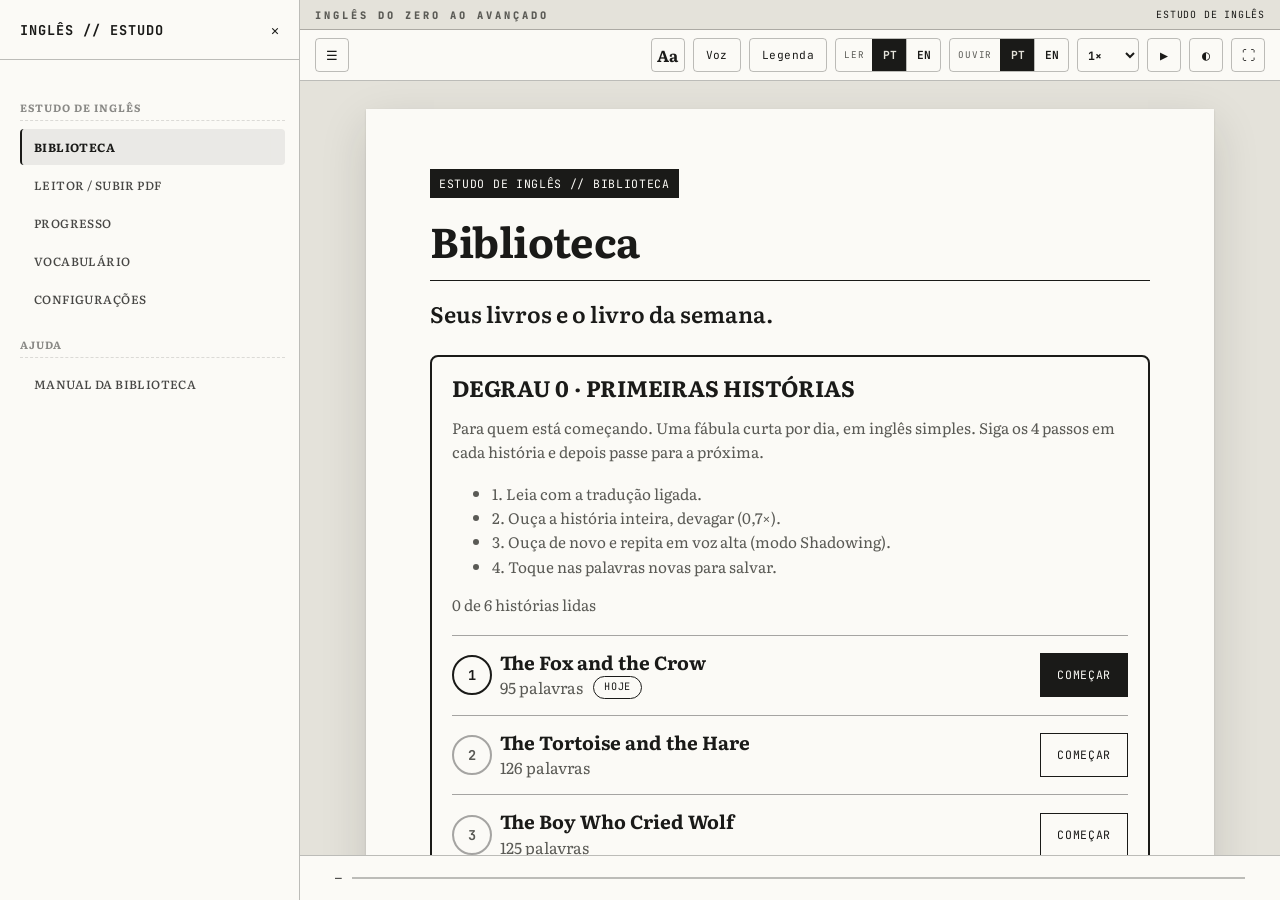
<file: site/index.html>
<!DOCTYPE html>
<html lang="pt-BR">
<head>
    <meta charset="UTF-8">
    <meta name="viewport" content="width=device-width, initial-scale=1.0, maximum-scale=1.0, user-scalable=no, viewport-fit=cover">
    <title>Inglês do zero ao avançado</title>
    
    <link rel="stylesheet" href="assets/fonts/fonts.css">

    <link rel="stylesheet" href="assets/css/leitor.css">
</head>
<body class="paper-mode">

    <div id="backdrop" onclick="toggleSidebar()"></div>

    <aside class="sidebar" id="sidebar">
        <div class="sidebar-header">
            <span>INGLÊS <span style="color:var(--c-accent)">// ESTUDO</span></span>
            <button class="btn-icon" style="border:none; width:auto;" onclick="toggleSidebar()">✕</button>
        </div>
        <nav class="nav-list" id="nav-container"></nav>
    </aside>

    <main class="dashboard">
        <div class="master-header">
            <div class="branding-bar">
                <span class="branding-text">INGLÊS DO ZERO AO AVANÇADO</span>
                <span class="hud-top" id="hud-top" aria-live="polite"></span>
            </div>
            <div class="controls-bar">
                <div class="ctrl-group">
                    <button class="btn-icon" onclick="toggleSidebar()" title="Índice">☰</button>
                </div>
                <div class="ctrl-group">
                    <button class="btn-icon btn-aa" id="btn-aa" type="button" onclick="togglePanel('aa-panel')" title="Aparência da leitura" aria-label="Aparência da leitura" aria-expanded="false">Aa</button>
                    <button class="btn-icon btn-text" id="btn-voz" type="button" onclick="togglePanel('voz-panel')" title="Voz da narração" aria-label="Voz da narração" aria-expanded="false" data-en="Voice">Voz</button>
                    <button class="btn-icon btn-text" id="btn-legenda" type="button" hidden onclick="sendMsg('legend-toggle')" title="Legenda da narração" aria-label="Legenda da narração" aria-pressed="false" data-en="Captions">Legenda</button>
                    <button class="btn-icon btn-text" id="btn-tele" type="button" hidden onclick="sendMsg('lab-tele')" title="Teleprompter: legenda corrida com a palavra falada" aria-label="Teleprompter" data-en="Teleprompter">Teleprompter</button>
                    <div class="lang-pair" role="group" aria-label="Idioma de leitura">
                        <span class="lang-label" data-en="READ">LER</span>
                        <button type="button" class="lang-btn" data-opt="readLang" data-val="pt" onclick="setOption('readLang','pt')" title="Ler em português">PT</button>
                        <button type="button" class="lang-btn" data-opt="readLang" data-val="en" onclick="setOption('readLang','en')" title="Read in English">EN</button>
                    </div>
                    <span class="row-break" aria-hidden="true"></span>
                    <div class="lang-pair" role="group" aria-label="Idioma do áudio">
                        <span class="lang-label" data-en="LISTEN">OUVIR</span>
                        <button type="button" class="lang-btn" data-opt="audioLang" data-val="pt" onclick="setOption('audioLang','pt')" title="Ouvir em português">PT</button>
                        <button type="button" class="lang-btn" data-opt="audioLang" data-val="en" onclick="setOption('audioLang','en')" title="Listen in English">EN</button>
                    </div>
                    <select id="speed-select" class="speed-select" aria-label="Velocidade da narração" onchange="setSpeed(this.value)">
                        <option value="0.1">0,1×</option>
                        <option value="0.2">0,2×</option>
                        <option value="0.3">0,3×</option>
                        <option value="0.4">0,4×</option>
                        <option value="0.5">0,5×</option>
                        <option value="0.6">0,6×</option>
                        <option value="0.7">0,7×</option>
                        <option value="0.8">0,8×</option>
                        <option value="0.9">0,9×</option>
                        <option value="1">1×</option>
                        <option value="1.1">1,1×</option>
                        <option value="1.2">1,2×</option>
                        <option value="1.3">1,3×</option>
                        <option value="1.4">1,4×</option>
                        <option value="1.5">1,5×</option>
                        <option value="1.6">1,6×</option>
                        <option value="1.7">1,7×</option>
                        <option value="1.8">1,8×</option>
                        <option value="1.9">1,9×</option>
                        <option value="2">2×</option>
                        <option value="2.1">2,1×</option>
                        <option value="2.2">2,2×</option>
                        <option value="2.3">2,3×</option>
                        <option value="2.4">2,4×</option>
                        <option value="2.5">2,5×</option>
                        <option value="2.6">2,6×</option>
                        <option value="2.7">2,7×</option>
                        <option value="2.8">2,8×</option>
                        <option value="2.9">2,9×</option>
                        <option value="3">3×</option>
                    </select>                    <button class="btn-icon" id="btn-tts" onclick="sendMsg('tts-toggle')">▶</button>
                    <button class="btn-icon" id="btn-theme" onclick="cycleTheme()">◐</button>
                    <button class="btn-icon" onclick="toggleFullScreen()">⛶</button>
                </div>
            </div>
        </div>

        <div class="viewport">
            <iframe id="content-frame" name="viewer" src="ingles.html"></iframe>

            <section id="aa-panel" class="panel" aria-label="Aparência da leitura">
                <div class="panel-title" data-en="APPEARANCE">APARÊNCIA</div>
                <span class="panel-label" data-en="SIZE">TAMANHO</span>
                <div class="size-row">
                    <button type="button" class="opt" onclick="adjustFont(-1)" aria-label="Diminuir a fonte">A−</button>
                    <span id="font-display">19 px</span>
                    <button type="button" class="opt" onclick="adjustFont(1)" aria-label="Aumentar a fonte">A+</button>
                </div>
                <span class="panel-label" data-en="FONT">FONTE</span>
                <div class="seg">
                    <button type="button" class="opt" data-opt="face" data-val="serif" onclick="setOption('face','serif')">Literata</button>
                    <button type="button" class="opt" data-opt="face" data-val="legible" onclick="setOption('face','legible')" data-en="Legible">Legível</button>
                    <button type="button" class="opt" data-opt="face" data-val="mono" onclick="setOption('face','mono')">Mono</button>
                </div>
                <span class="panel-label" data-en="MARGINS">MARGENS</span>
                <div class="seg">
                    <button type="button" class="opt" data-opt="margin" data-val="narrow" onclick="setOption('margin','narrow')" data-en="Narrow">Estreita</button>
                    <button type="button" class="opt" data-opt="margin" data-val="medium" onclick="setOption('margin','medium')" data-en="Medium">Média</button>
                    <button type="button" class="opt" data-opt="margin" data-val="wide" onclick="setOption('margin','wide')" data-en="Wide">Larga</button>
                </div>
                <span class="panel-label" data-en="ALIGNMENT">ALINHAMENTO</span>
                <div class="seg">
                    <button type="button" class="opt" data-opt="align" data-val="left" onclick="setOption('align','left')" data-en="Left">Esquerda</button>
                    <button type="button" class="opt" data-opt="align" data-val="justify" onclick="setOption('align','justify')" data-en="Justified">Justificado</button>
                </div>
                <span class="panel-label" data-en="THEME">TEMA</span>
                <div class="seg">
                    <button type="button" class="opt" data-opt="theme" data-val="paper" onclick="setOption('theme','paper')" data-en="Paper">Papel</button>
                    <button type="button" class="opt" data-opt="theme" data-val="dark" onclick="setOption('theme','dark')">Terminal</button>
                    <button type="button" class="opt" data-opt="theme" data-val="light" onclick="setOption('theme','light')" data-en="Light">Claro</button>
                    <button type="button" class="opt" data-opt="theme" data-val="sepia" onclick="setOption('theme','sepia')" data-en="Sepia">Sépia</button>
                </div>
            </section>

            <section id="voz-panel" class="panel" aria-label="Voz da narração">
                <div class="panel-title" data-en="NARRATION">NARRAÇÃO</div>
                <span class="panel-label" data-en="VOICE">VOZ</span>
                <div class="voice-row">
                    <label for="voice-pt">PT</label><select id="voice-pt" onchange="setVoice('pt', this.value)"></select>
                    <label for="voice-en">EN</label><select id="voice-en" onchange="setVoice('en', this.value)"></select>
                </div>
            </section>
        </div>

        <footer class="bottom-hud">
            <div class="read-line" id="read-line"></div>
            <div class="progress-container">
                <span id="chapter-indicator">00/00</span>
                <div class="progress-track"><div class="progress-fill" id="p-bar"></div></div>
            </div>
            <div class="hud-live" id="hud-live" aria-live="polite">
                <span id="hl-read">0</span><span class="hl-slash">/</span><span id="hl-total">0</span> <span id="hl-lang">PT</span>
                <span class="hl-sep">·</span> <span id="hl-left">—</span>
            </div>
        </footer>
    </main>

    <script src="assets/js/sumario.js"></script>
    
    
    <script src="assets/js/leitor.js"></script>
</body>
</html>
</file>
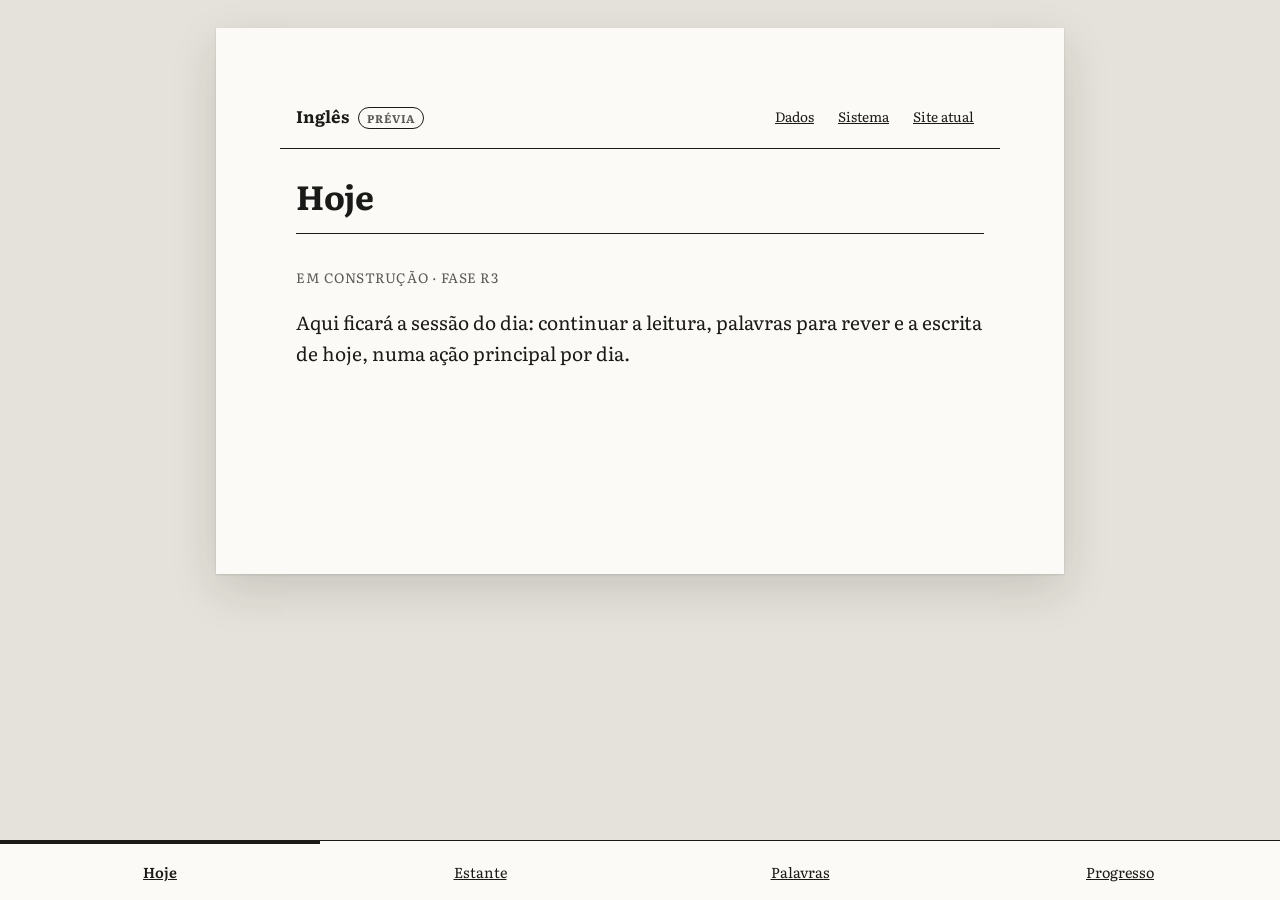
<file: site/novo/index.html>
<!DOCTYPE html>
<html lang="pt-BR">
<head>
    <meta charset="UTF-8">
    <meta name="viewport" content="width=device-width, initial-scale=1.0, viewport-fit=cover">
    <meta name="robots" content="noindex">
    <title>Inglês (prévia do app novo)</title>
    <link rel="stylesheet" href="../assets/fonts/fonts.css">
    <link rel="stylesheet" href="../assets/css/base.css">
    <link rel="stylesheet" href="../assets/css/papel.css">
    <link rel="stylesheet" href="assets/css/novo.css">
</head>
<body class="paper-mode">
    <header class="novo-topo">
        <strong class="novo-marca">Inglês <span class="novo-previa">prévia</span></strong>
        <span class="novo-topo-links">
            <a href="#/dados" title="Backup do progresso e conta">Dados</a>
            <a href="#/sistema" title="Saúde do núcleo (técnico)">Sistema</a>
            <a href="../" title="Voltar ao site atual, que continua funcionando">Site atual</a>
        </span>
    </header>

    <main id="vista" class="novo-vista" tabindex="-1"><p>Carregando…</p></main>

    <nav id="novo-menu" class="novo-menu" aria-label="Principal">
        <a href="#/hoje">Hoje</a>
        <a href="#/estante">Estante</a>
        <a href="#/palavras">Palavras</a>
        <a href="#/progresso">Progresso</a>
    </nav>

    <noscript><p class="novo-erro" style="padding:16px">Este app precisa de JavaScript.</p></noscript>

    <script src="assets/js/nucleo/app.js"></script>
    <script src="assets/js/nucleo/eventos.js"></script>
    <script src="assets/js/nucleo/armazem.js"></script>
    <script src="assets/js/nucleo/config.js"></script>
    <script src="../assets/js/sync-config.js"></script>
    <script src="assets/js/nucleo/mescla.js"></script>
    <script src="assets/js/nucleo/dados.js"></script>
    <script src="assets/js/nucleo/registro.js"></script>
    <script src="assets/js/nucleo/nuvem.js"></script>
    <script src="assets/js/narrador/ritmo.js"></script>
    <script src="assets/js/narrador/vozes.js"></script>
    <script src="assets/js/narrador/voz-navegador.js"></script>
    <script src="assets/js/narrador/voz-neural.js"></script>
    <script src="assets/js/narrador/voz.js"></script>
    <script src="assets/js/narrador/narrador.js"></script>
    <script src="assets/js/nucleo/rotas.js"></script>
    <script src="assets/js/telas.js"></script>
    <script src="assets/js/telas-dados.js"></script>
    <script src="assets/js/inicio.js"></script>
</body>
</html>
</file>
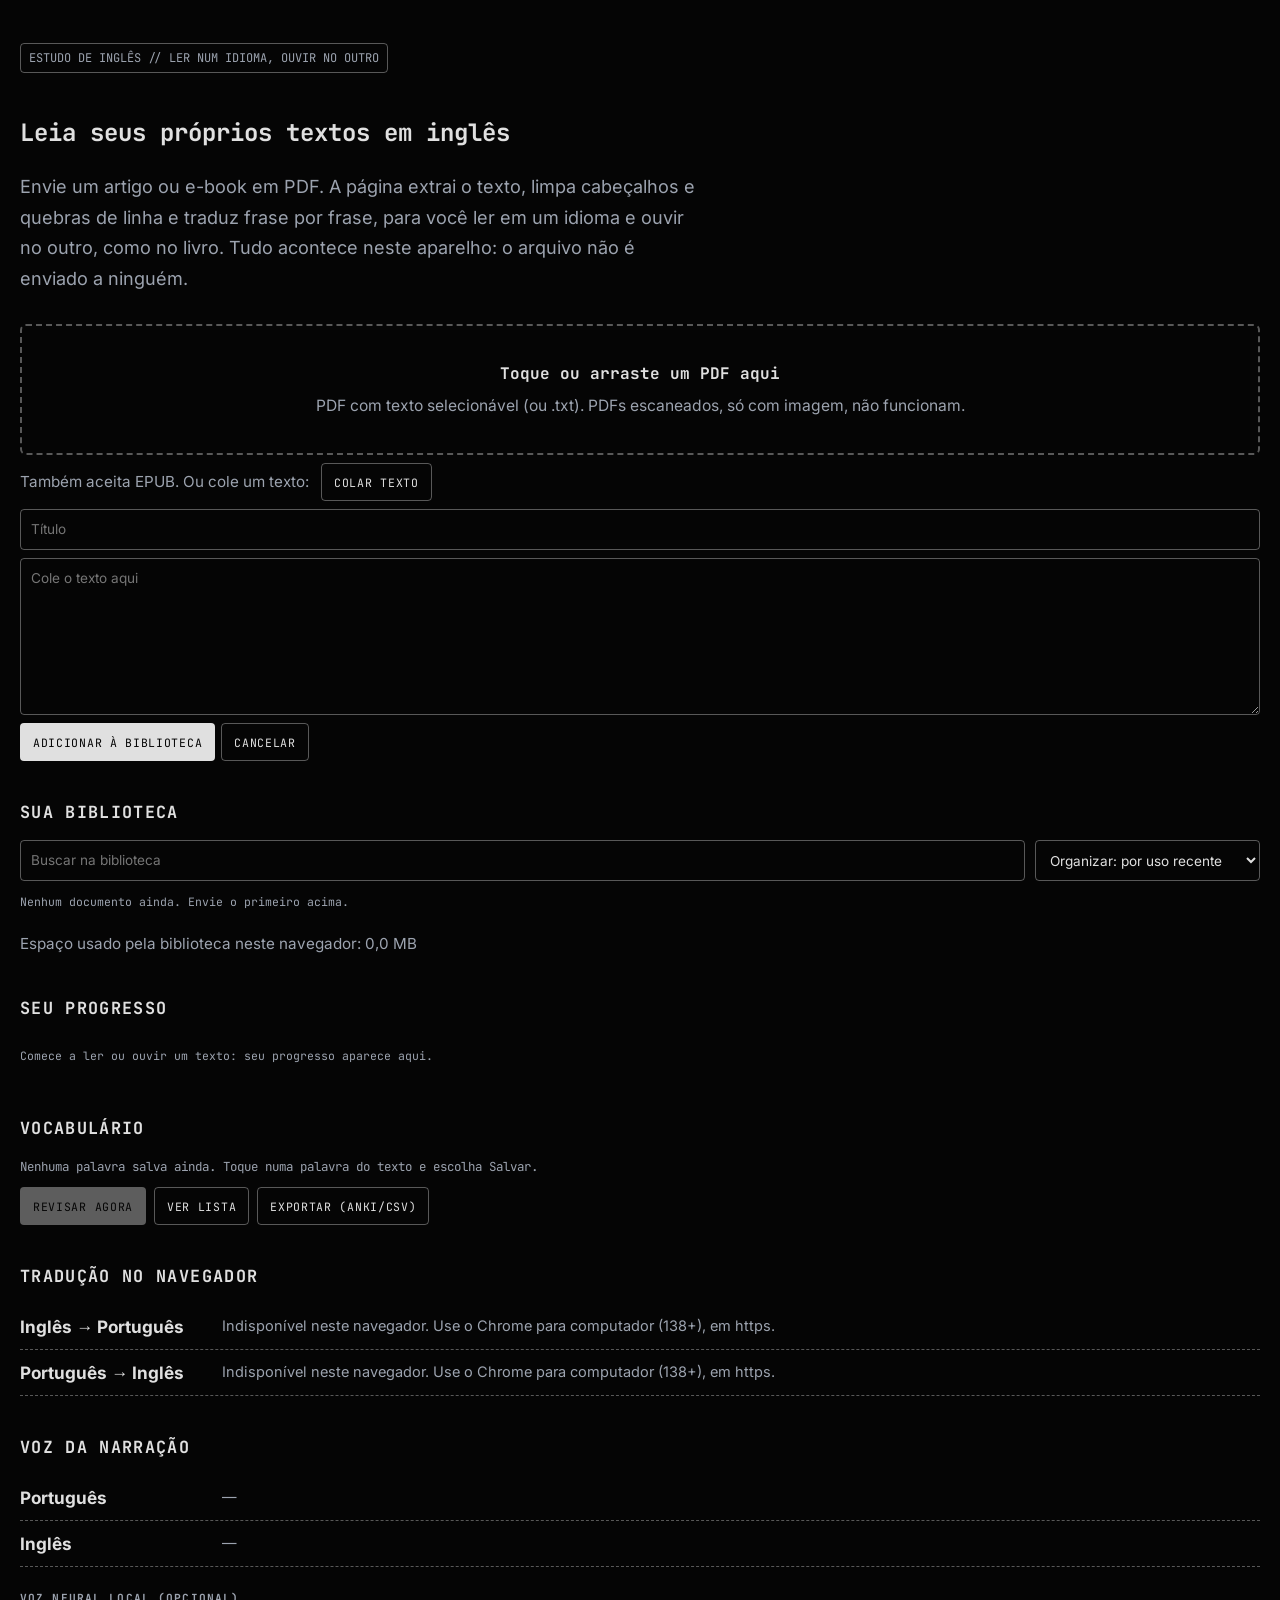
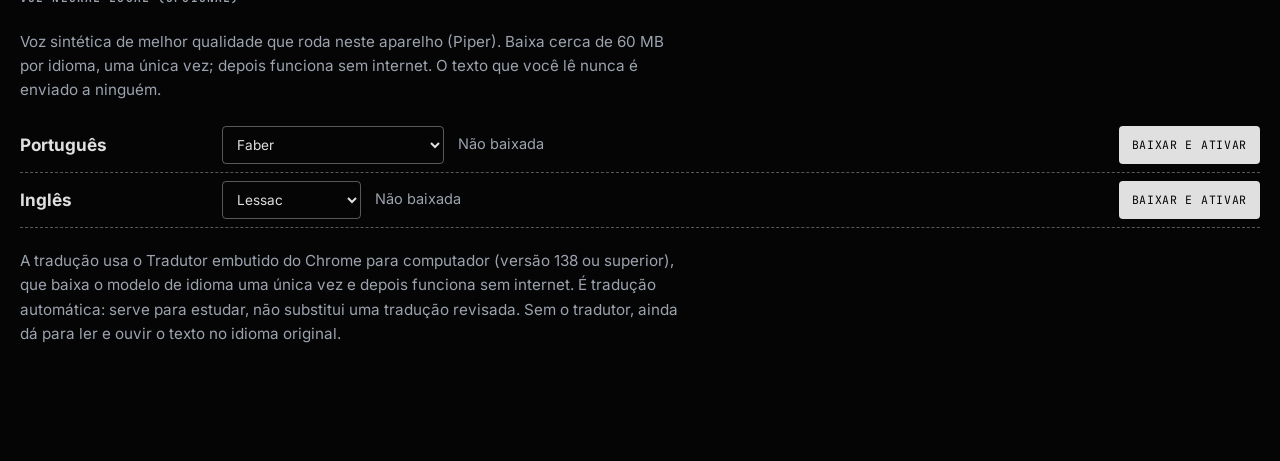
<file: legado-livro/ingles.html>
<!DOCTYPE html>
<html lang="pt-BR">
<head>
    <meta charset="UTF-8">
    <meta name="viewport" content="width=device-width, initial-scale=1.0, maximum-scale=1.0, user-scalable=no">
    <title>Estudo de Inglês</title>
    <link rel="stylesheet" href="assets/fonts/fonts.css">

    <link rel="stylesheet" href="assets/css/base.css">
    <link rel="stylesheet" href="assets/css/narracao.css">
    <link rel="stylesheet" href="assets/css/capitulos/ingles.css">
    <link rel="stylesheet" href="assets/css/papel.css">
</head>
<body>

    <main class="lab" id="lab">
        <span class="meta-tag" id="lb-meta"></span>

        <!-- BIBLIOTECA -->
        <section id="lb-library">
            <h1 id="lb-title"></h1>
            <p class="lb-intro" id="lb-intro"></p>

            <div class="lb-drop" id="lb-drop" tabindex="0" role="button" aria-label="Enviar documento">
                <strong id="lb-drop-main"></strong>
                <span id="lb-drop-sub"></span>
                <input type="file" id="lb-file" accept=".pdf,application/pdf,.txt,text/plain" hidden>
            </div>

            <div class="lb-progress" id="lb-progress" hidden>
                <div class="lb-progress-text" id="lb-progress-text"></div>
                <div class="lb-bar"><div class="lb-bar-fill" id="lb-progress-fill"></div></div>
            </div>
            <p class="lb-error" id="lb-error" role="alert" hidden></p>

            <h2 id="lb-h-docs"></h2>
            <div class="lb-tools" id="lb-tools" hidden>
                <input type="search" id="lb-search" class="lb-input" autocomplete="off">
                <select id="lb-sort" class="lb-input"></select>
            </div>
            <div class="lb-docs" id="lb-docs" aria-live="polite"></div>
            <p class="lb-note" id="lb-storage"></p>

            <h2 id="lb-h-engine"></h2>
            <div class="lb-engine" id="lb-engine" aria-live="polite"></div>
            <h2 id="lb-h-voice"></h2>
            <div class="lb-engine" id="lb-voice" aria-live="polite"></div>

            <p class="lb-note" id="lb-note"></p>
        </section>

        <!-- LEITOR DO DOCUMENTO -->
        <section id="lb-reader" hidden>
            <div class="lb-toolbar">
                <button type="button" class="lb-btn" id="lb-back"></button>
                <div class="lb-study" id="lb-study" role="group">
                    <span class="lb-study-label" id="lb-study-label"></span>
                    <button type="button" class="lb-btn" id="lb-translate-all"></button>
                </div>
                <span class="lb-status" id="lb-status" aria-live="polite"></span>
            </div>
            <div class="lb-banner" id="lb-banner" role="alert" hidden>
                <span id="lb-banner-text"></span>
                <button type="button" class="lb-btn" id="lb-banner-btn" hidden></button>
            </div>
            <h1 id="lb-doc-title"></h1>
            <p class="lb-doc-meta" id="lb-doc-meta"></p>
            <div class="lb-wrap" id="lb-wrap">
                <div class="lb-band" id="lb-band" aria-hidden="true"></div>
                <article id="lb-text"></article>
            </div>
        </section>
    </main>

    <script type="importmap">{"imports":{"onnxruntime-web":"./assets/vendor/piper/ort.min.js"}}</script>
    <script src="assets/vendor/pdfjs/pdf.min.js"></script>
    <script src="assets/js/ingles.js"></script>
    <script src="assets/js/ingles-palavras.js"></script>
    <script src="assets/js/ingles-nivel.js"></script>
    <script src="assets/js/ingles-treino.js"></script>
    <script src="assets/js/ingles-compreensao.js"></script>
    <script src="assets/js/ingles-progresso.js"></script>
    <script src="assets/js/ingles-destaque.js"></script>
    <script src="assets/js/ingles-importar.js"></script>
    <script src="assets/js/ingles-voz.js"></script>
</body>
</html>
</file>
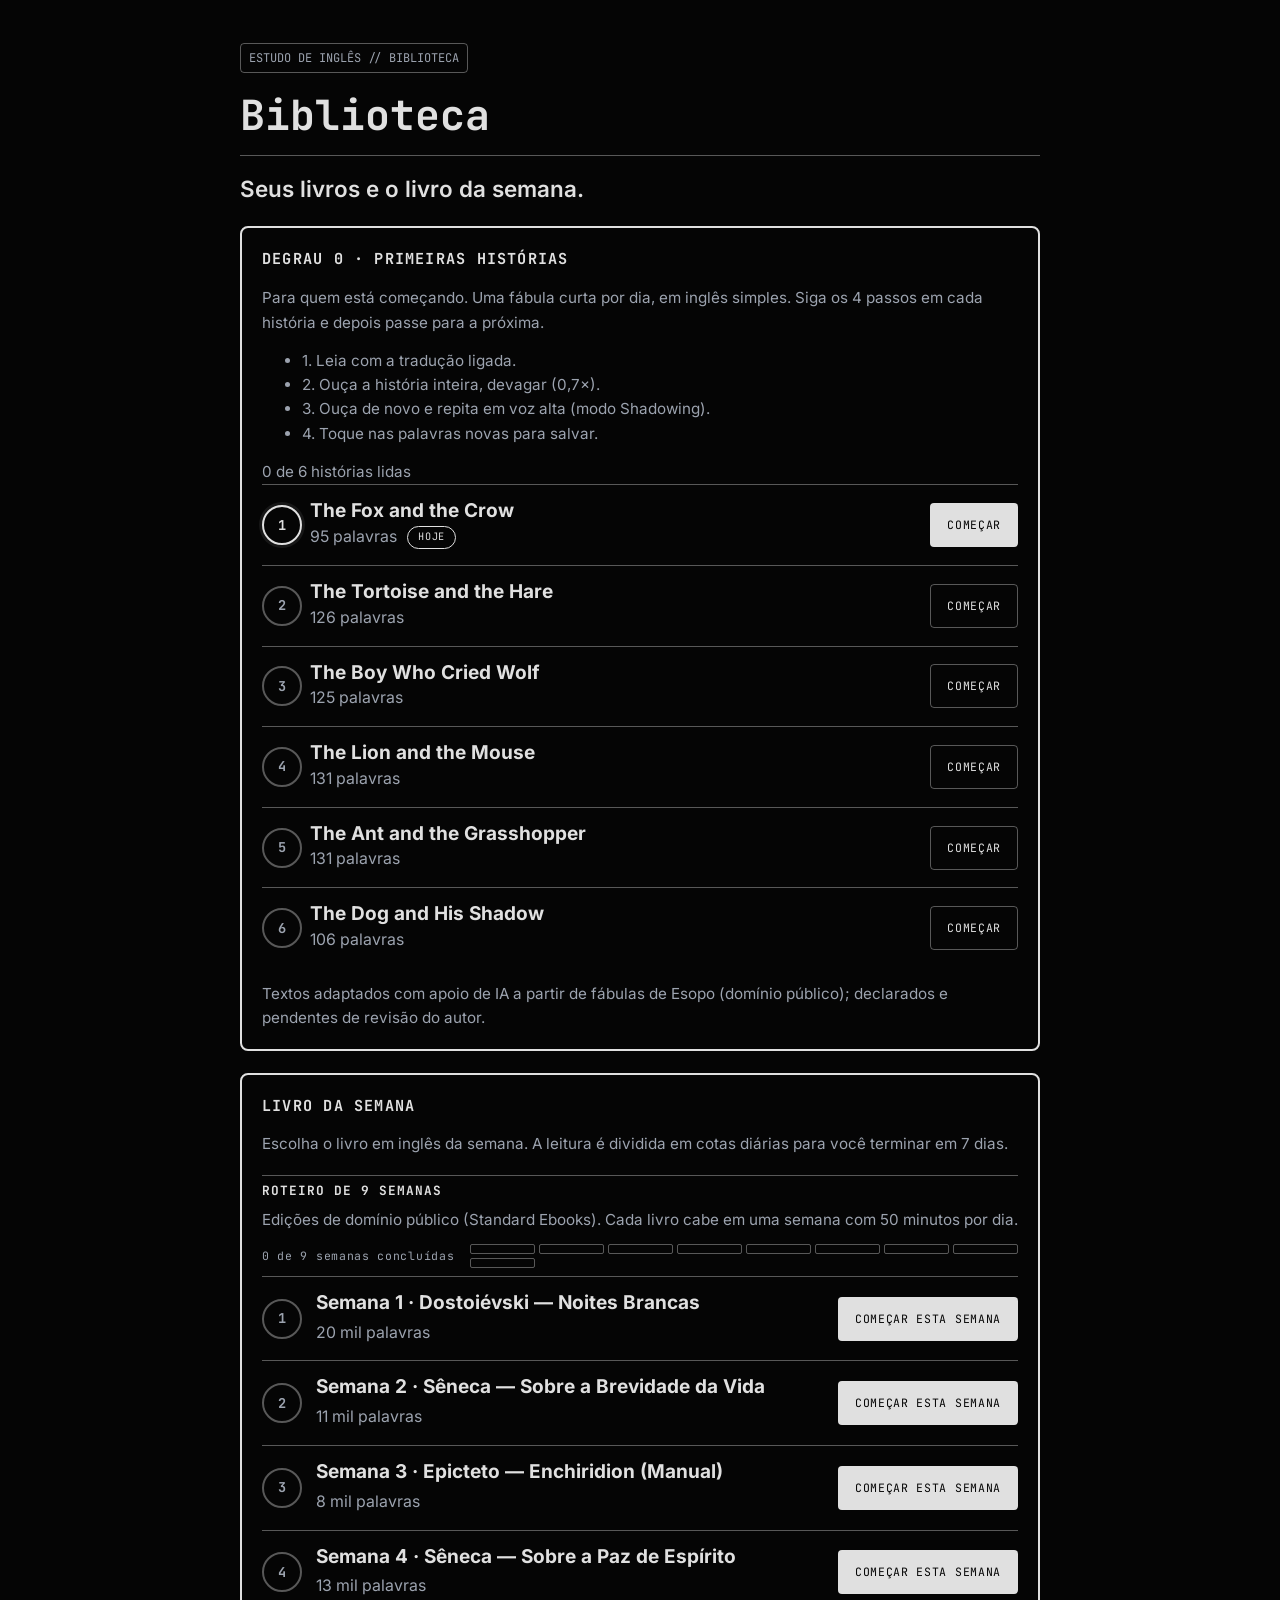
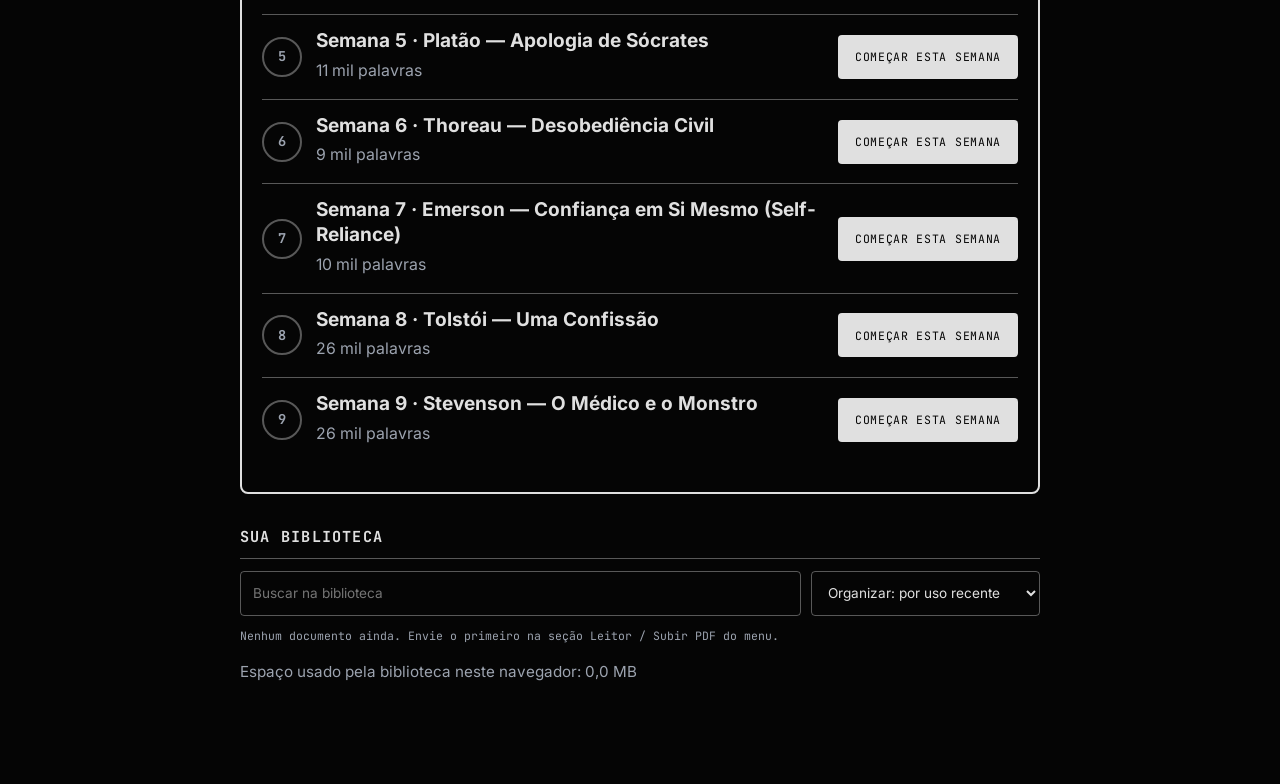
<file: site/ingles.html>
<!DOCTYPE html>
<html lang="pt-BR">
<head>
    <meta charset="UTF-8">
    <meta name="viewport" content="width=device-width, initial-scale=1.0, maximum-scale=1.0, user-scalable=no">
    <title>Biblioteca</title>
    <link rel="stylesheet" href="assets/fonts/fonts.css">

    <link rel="stylesheet" href="assets/css/base.css">
    <link rel="stylesheet" href="assets/css/narracao.css">
    <link rel="stylesheet" href="assets/css/capitulos/ingles.css">
    <link rel="stylesheet" href="assets/css/papel.css">
</head>
<body>

    <main class="lab" id="lab">
        <span class="meta-tag" id="lb-meta"></span>

        <!-- BIBLIOTECA: cinco seções, escolhidas pelo menu lateral do site -->
        <section id="lb-library">
            <h1 id="lb-title"></h1>
            <p class="lb-lead" id="lb-lead"></p>

            <!-- 1. BIBLIOTECA -->
            <div class="lb-pane" id="lb-pane-lib">
                <div id="lb-a-week"></div>
                <h2 id="lb-h-docs"></h2>
                <div class="lb-tools" id="lb-tools" hidden>
                    <input type="search" id="lb-search" class="lb-input" autocomplete="off">
                    <select id="lb-sort" class="lb-input"></select>
                </div>
                <div class="lb-docs" id="lb-docs" aria-live="polite"></div>
                <p class="lb-note" id="lb-storage"></p>
            </div>

            <!-- 2. LEITOR / SUBIR PDF -->
            <div class="lb-pane" id="lb-pane-up" hidden>
                <p class="lb-intro" id="lb-intro"></p>
                <div class="lb-drop" id="lb-drop" tabindex="0" role="button" aria-label="Enviar documento">
                    <strong id="lb-drop-main"></strong>
                    <span id="lb-drop-sub"></span>
                    <input type="file" id="lb-file" accept=".pdf,application/pdf,.txt,text/plain" hidden>
                </div>
                <div class="lb-progress" id="lb-progress" hidden>
                    <div class="lb-progress-text" id="lb-progress-text"></div>
                    <div class="lb-bar"><div class="lb-bar-fill" id="lb-progress-fill"></div></div>
                </div>
                <p class="lb-error" id="lb-error" role="alert" hidden></p>
            </div>

            <!-- 3. SEU PROGRESSO -->
            <div class="lb-pane" id="lb-pane-prog" hidden>
                <div id="lb-a-sess"></div>
                <div id="lb-a-prog"></div>
            </div>

            <!-- 4. VOCABULÁRIO -->
            <div class="lb-pane" id="lb-pane-vocab" hidden>
                <div id="lb-a-vocab"></div>
            </div>

            <!-- 5. CONFIGURAÇÕES (o que não está no menu superior) -->
            <div class="lb-pane" id="lb-pane-cfg" hidden>
                <h2 id="lb-h-engine"></h2>
                <div class="lb-engine" id="lb-engine" aria-live="polite"></div>
                <h2 id="lb-h-voice"></h2>
                <div class="lb-engine" id="lb-voice" aria-live="polite"></div>
                <p class="lb-note" id="lb-note"></p>
            </div>
        </section>
        <!-- LEITOR DO DOCUMENTO -->
        <section id="lb-reader" hidden>
            <div class="lb-toolbar">
                <button type="button" class="lb-btn" id="lb-back"></button>
                <div class="lb-study" id="lb-study" role="group">
                    <span class="lb-study-label" id="lb-study-label"></span>
                    <button type="button" class="lb-btn" id="lb-translate-all"></button>
                </div>
                <span class="lb-status" id="lb-status" aria-live="polite"></span>
            </div>
            <div class="lb-banner" id="lb-banner" role="alert" hidden>
                <span id="lb-banner-text"></span>
                <button type="button" class="lb-btn" id="lb-banner-btn" hidden></button>
            </div>
            <h1 id="lb-doc-title"></h1>
            <p class="lb-doc-meta" id="lb-doc-meta"></p>
            <div class="lb-wrap" id="lb-wrap">
                <div class="lb-band" id="lb-band" aria-hidden="true"></div>
                <article id="lb-text"></article>
            </div>
        </section>
    </main>

    <script type="importmap">{"imports":{"onnxruntime-web":"./assets/vendor/piper/ort.min.js"}}</script>
    <script src="assets/js/ingles.js"></script>
    <script src="assets/js/ingles-palavras.js"></script>
    <script src="assets/js/ingles-nivel.js"></script>
    <script src="assets/js/ingles-treino.js"></script>
    <script src="assets/js/ingles-compreensao.js"></script>
    <script src="assets/js/ingles-progresso.js"></script>
    <script src="assets/js/ingles-semana.js"></script>
    <script src="assets/js/ingles-degrau0.js"></script>
    <script src="assets/js/ingles-dia.js"></script>
    <script src="assets/js/ingles-modos.js"></script>
    <script src="assets/js/ingles-alinhar.js"></script>
    <script src="assets/js/ingles-explorar.js"></script>
    <script src="assets/js/ingles-teleprompter.js"></script>
    <script src="assets/js/ingles-legenda.js"></script>
    <script src="assets/js/ingles-destaque.js"></script>
    <script src="assets/js/ingles-importar.js"></script>
    <script src="assets/js/sync-config.js"></script>
    <script src="assets/js/ingles-sync.js"></script>
    <script src="assets/js/ingles-voz.js"></script>
    <script src="assets/js/ingles-abas.js"></script>
</body>
</html>
</file>
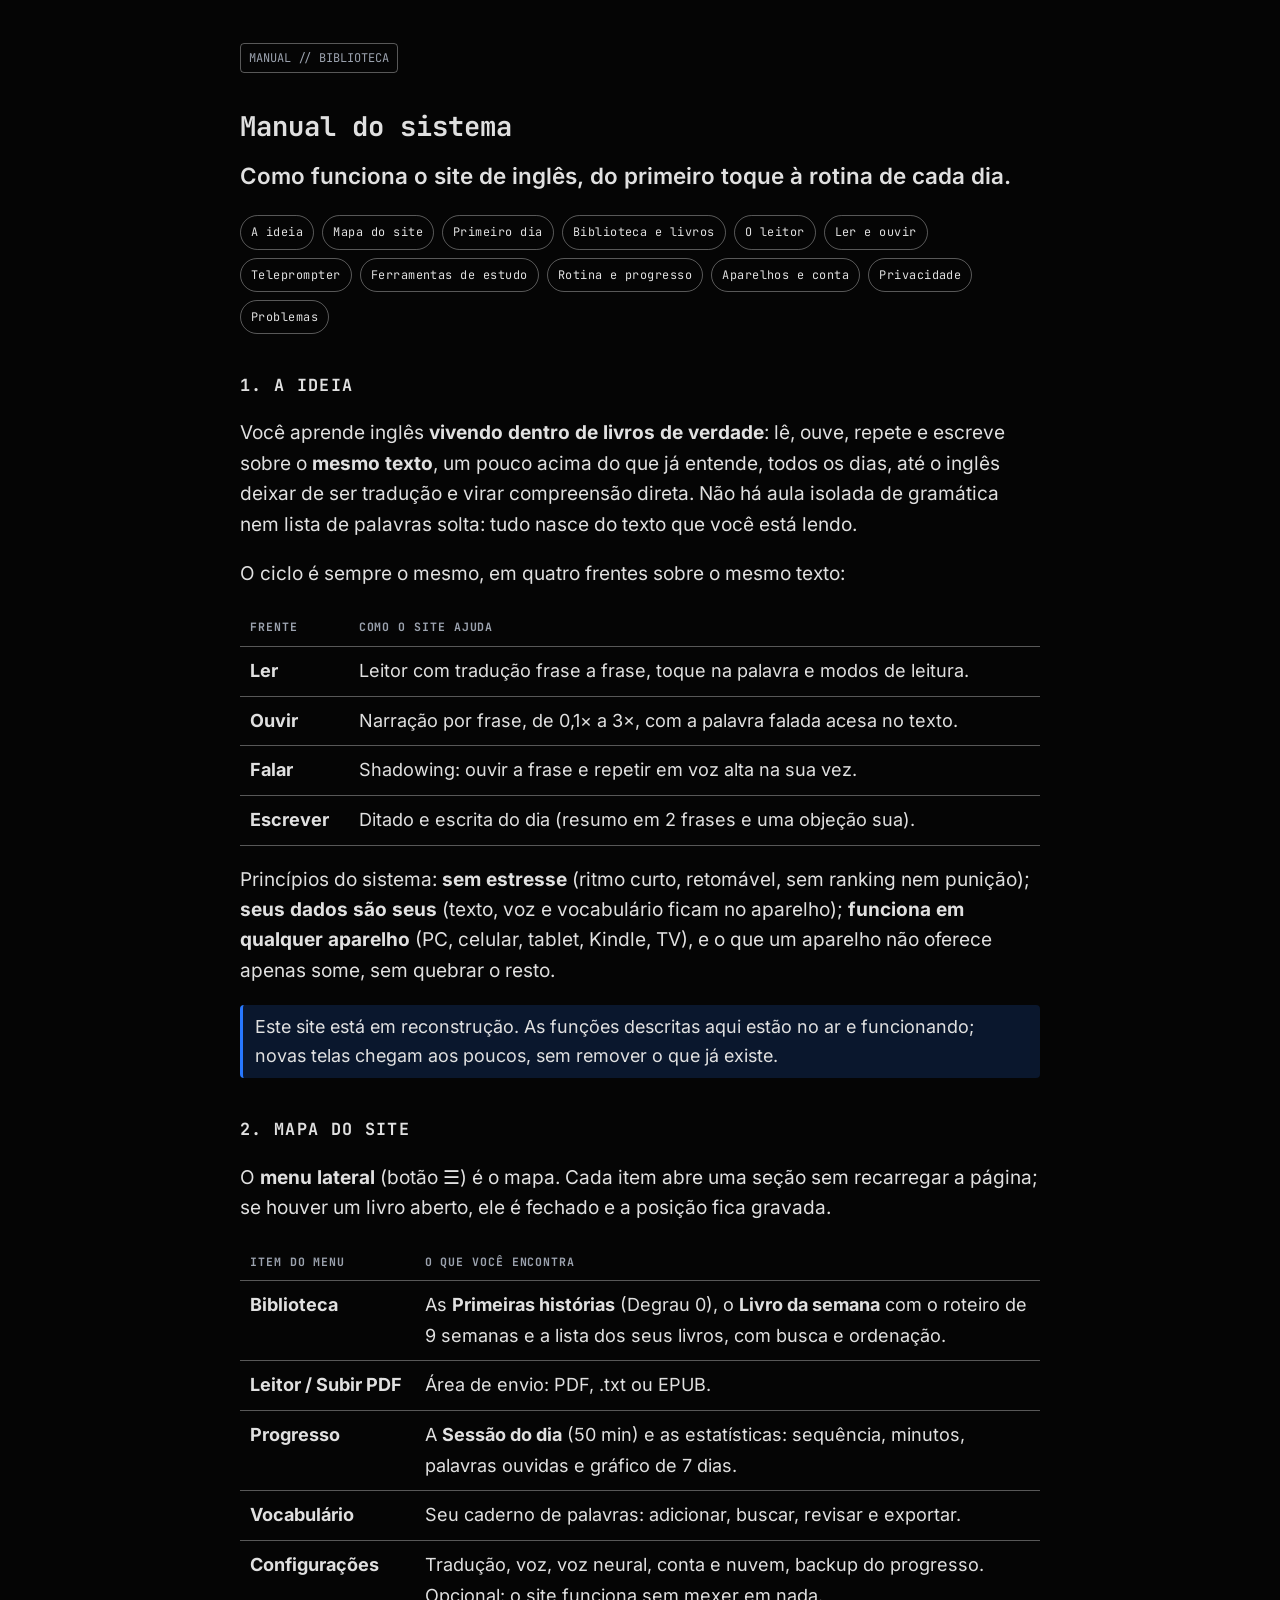
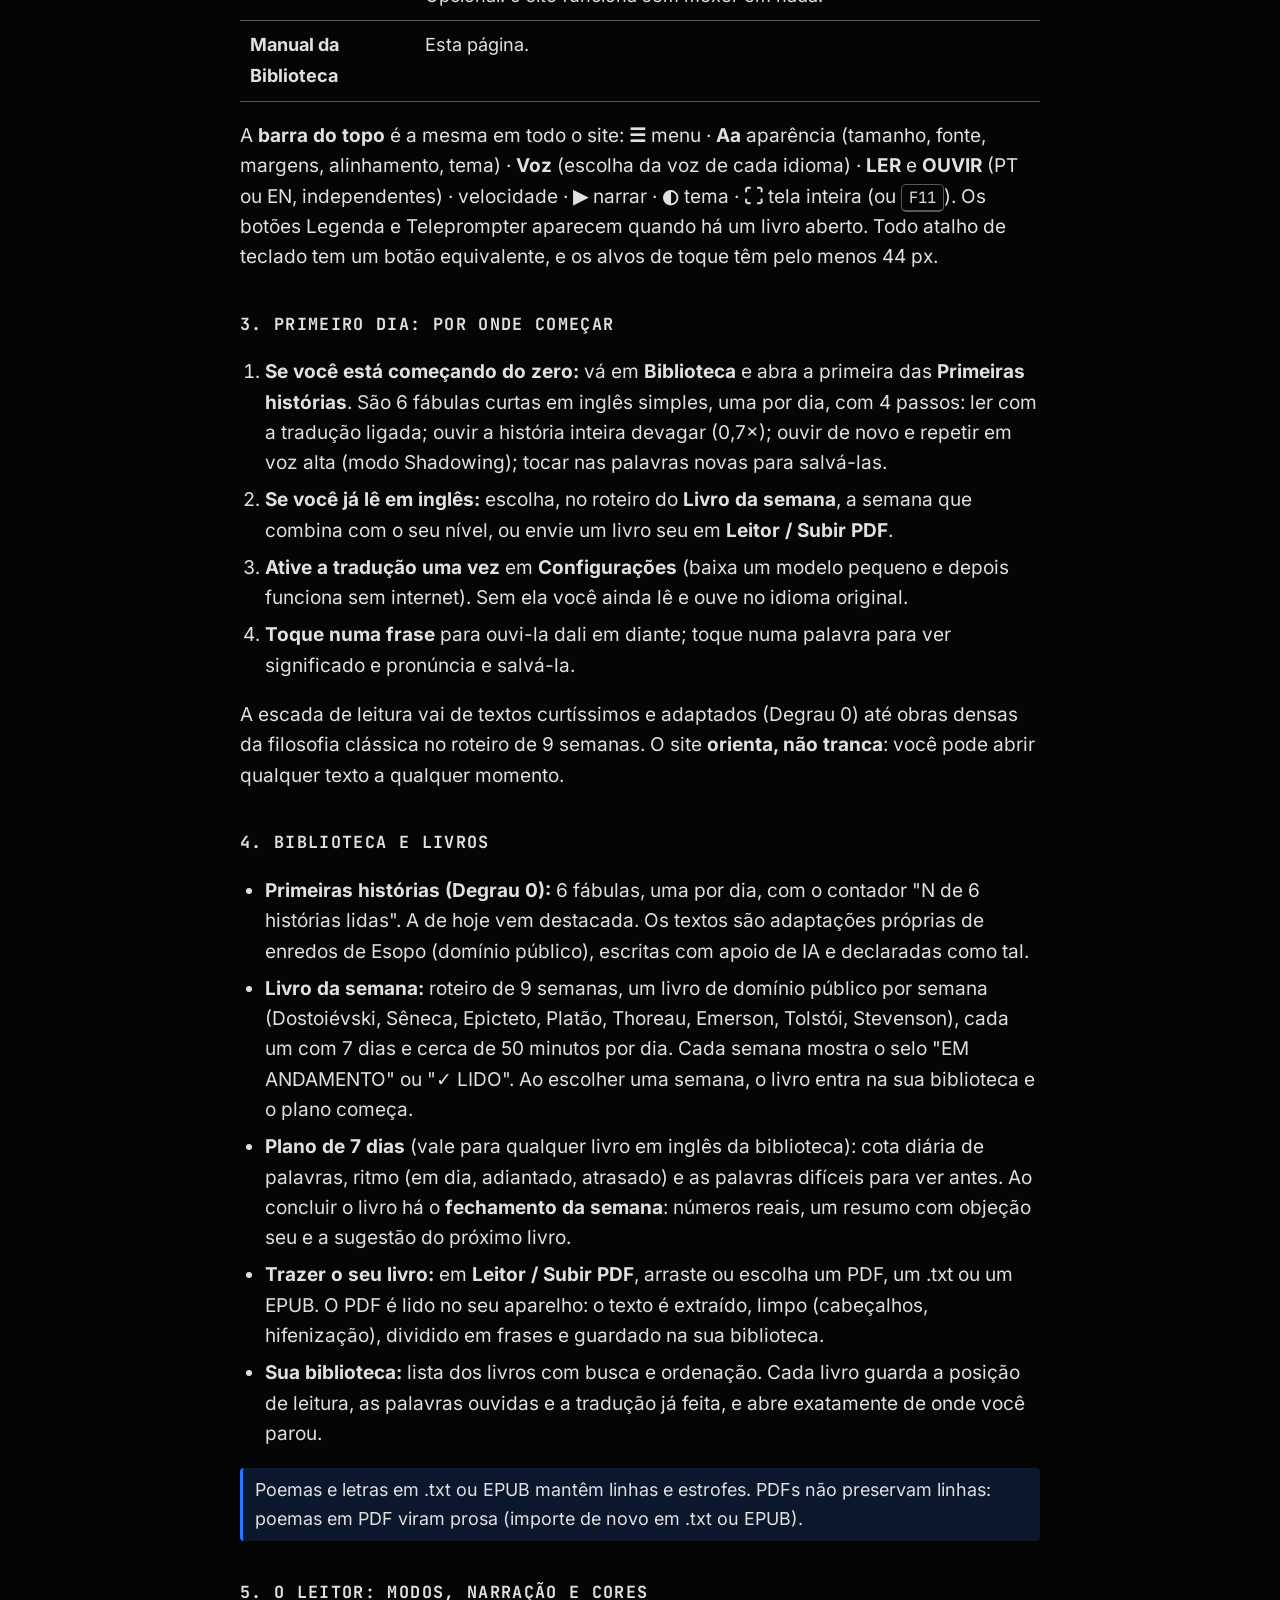
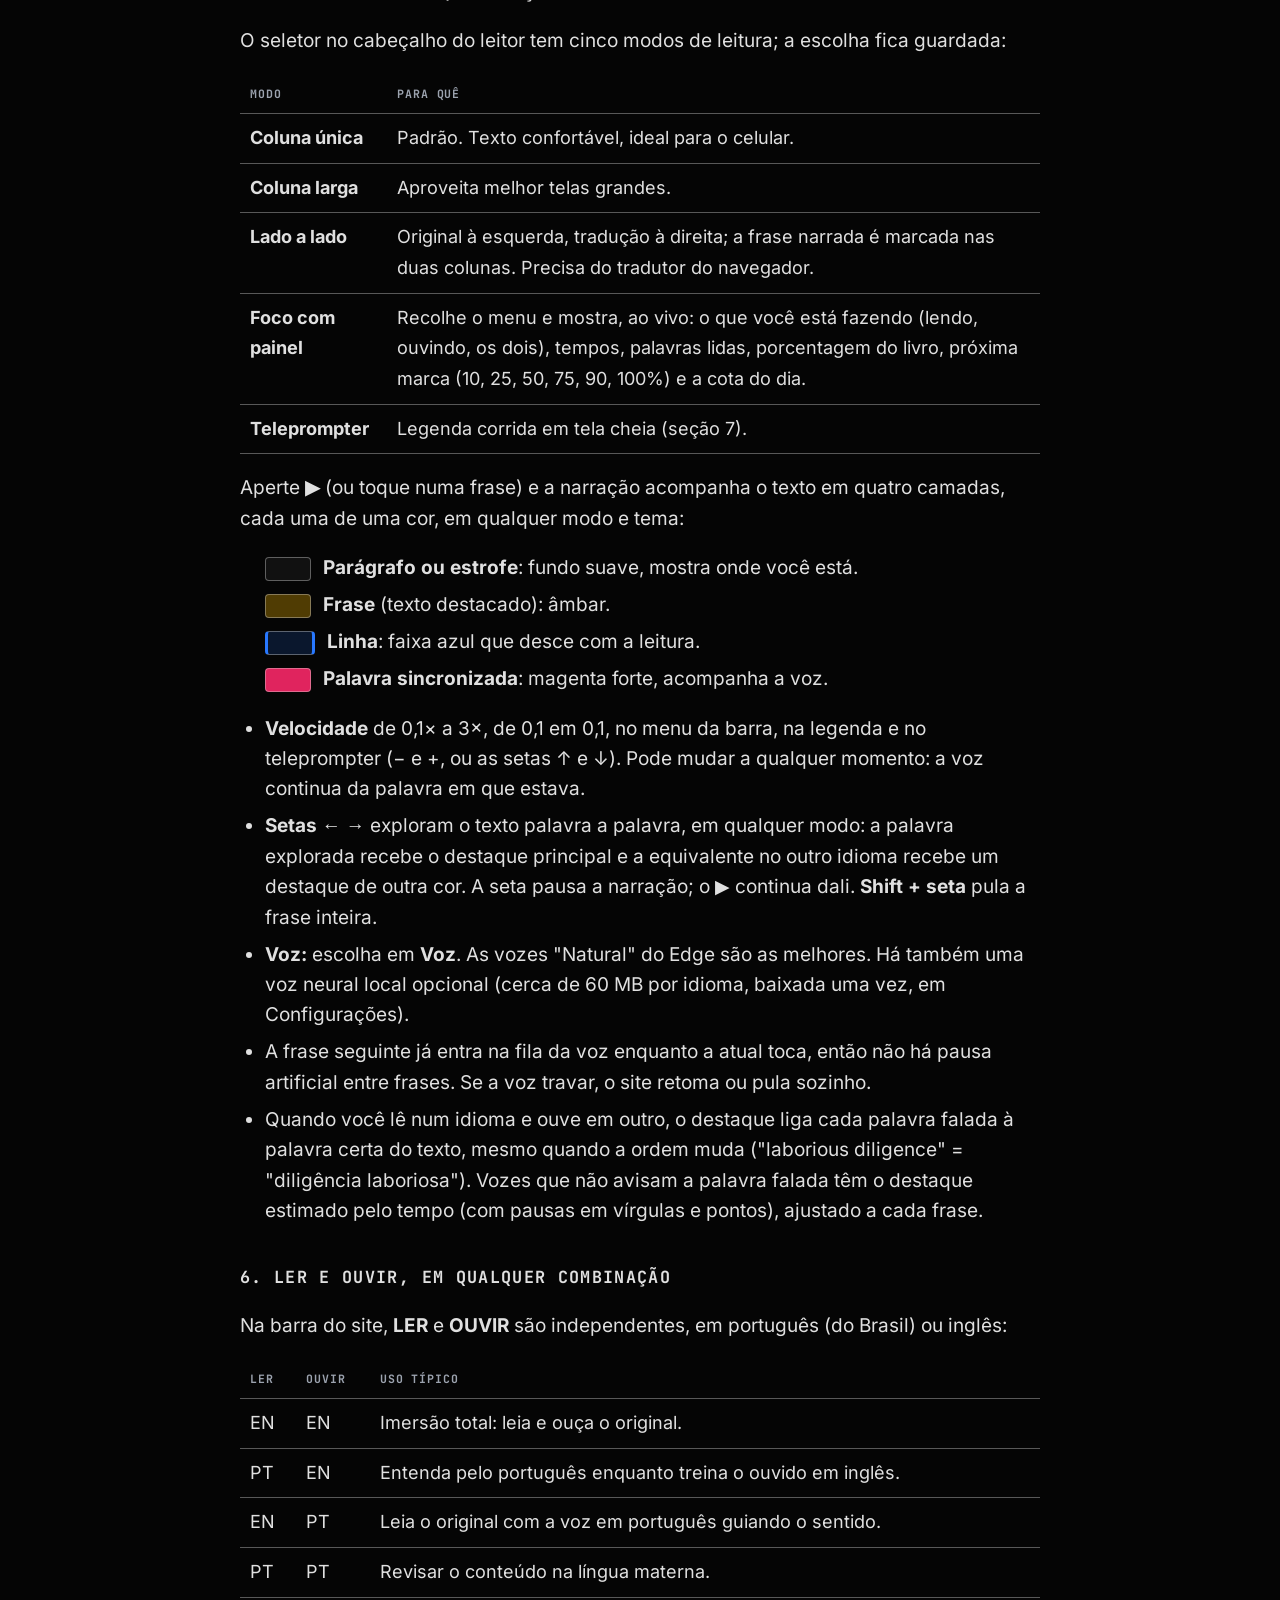
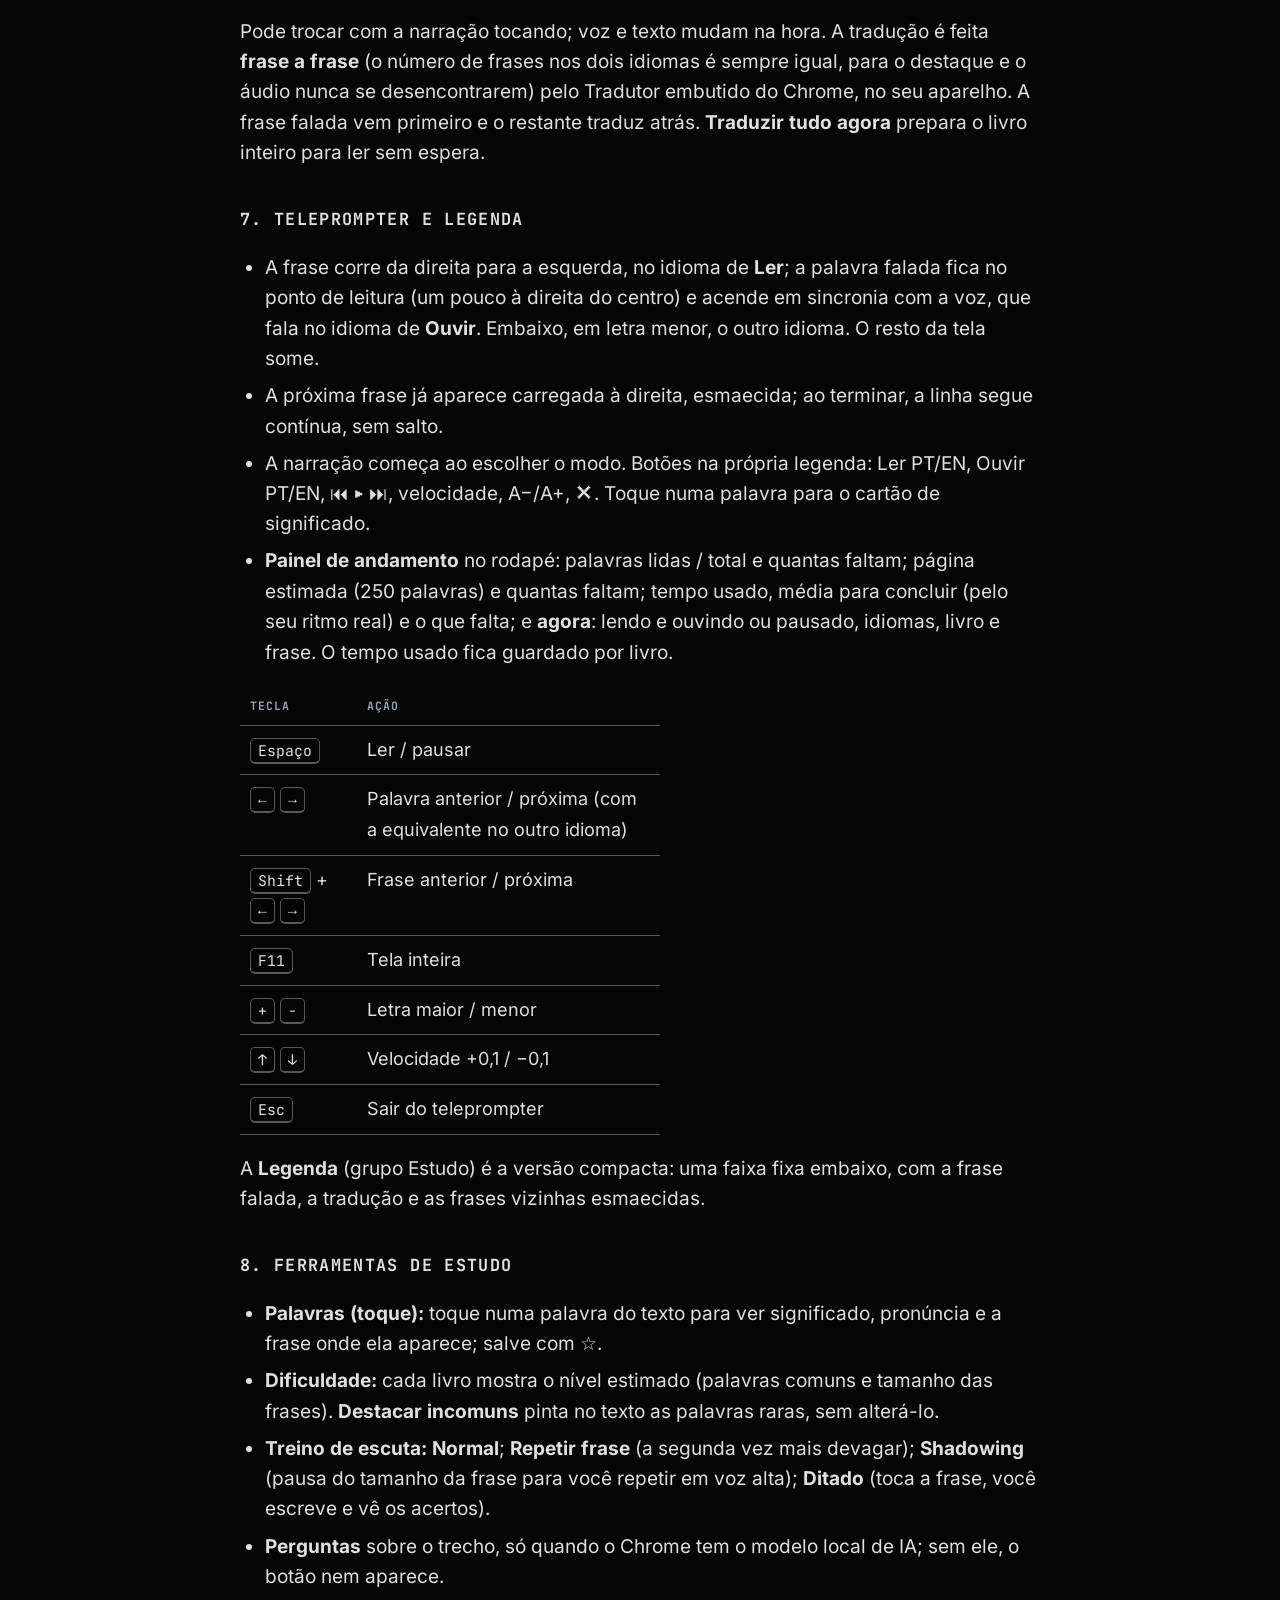
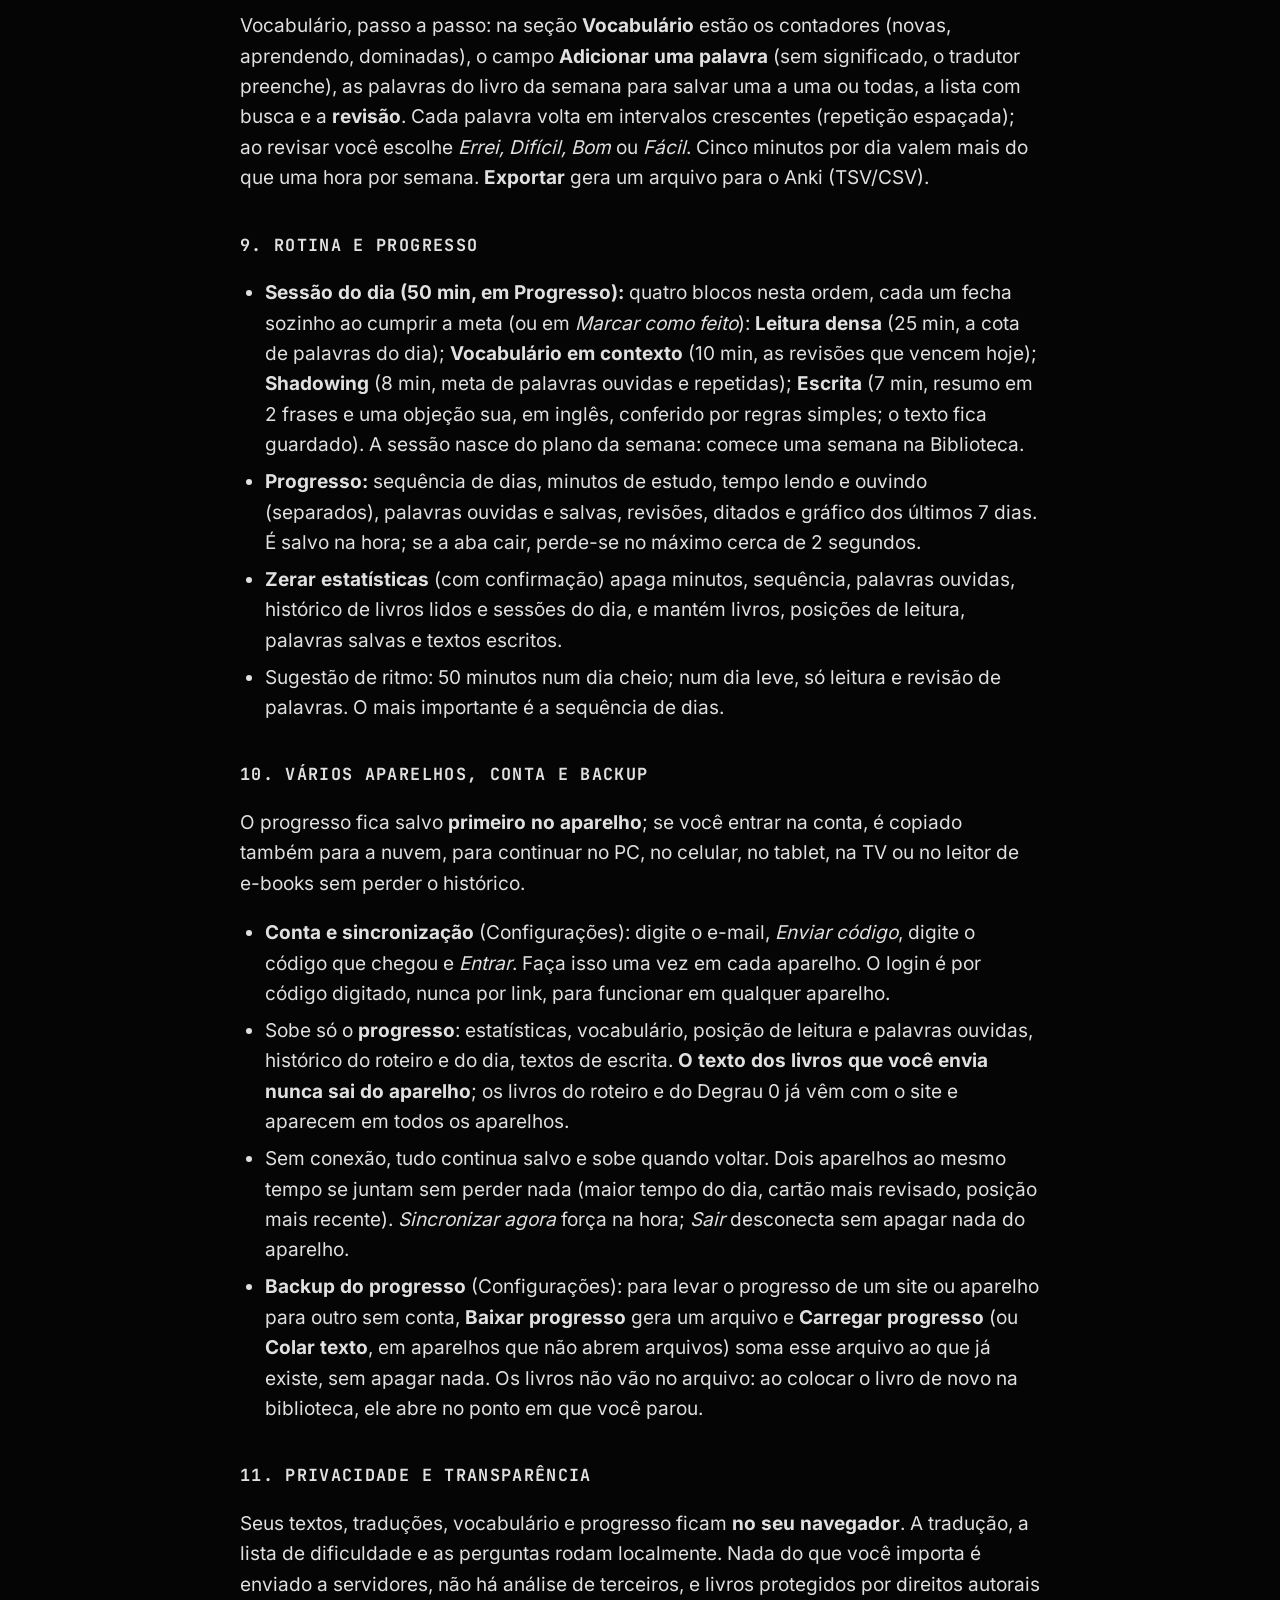
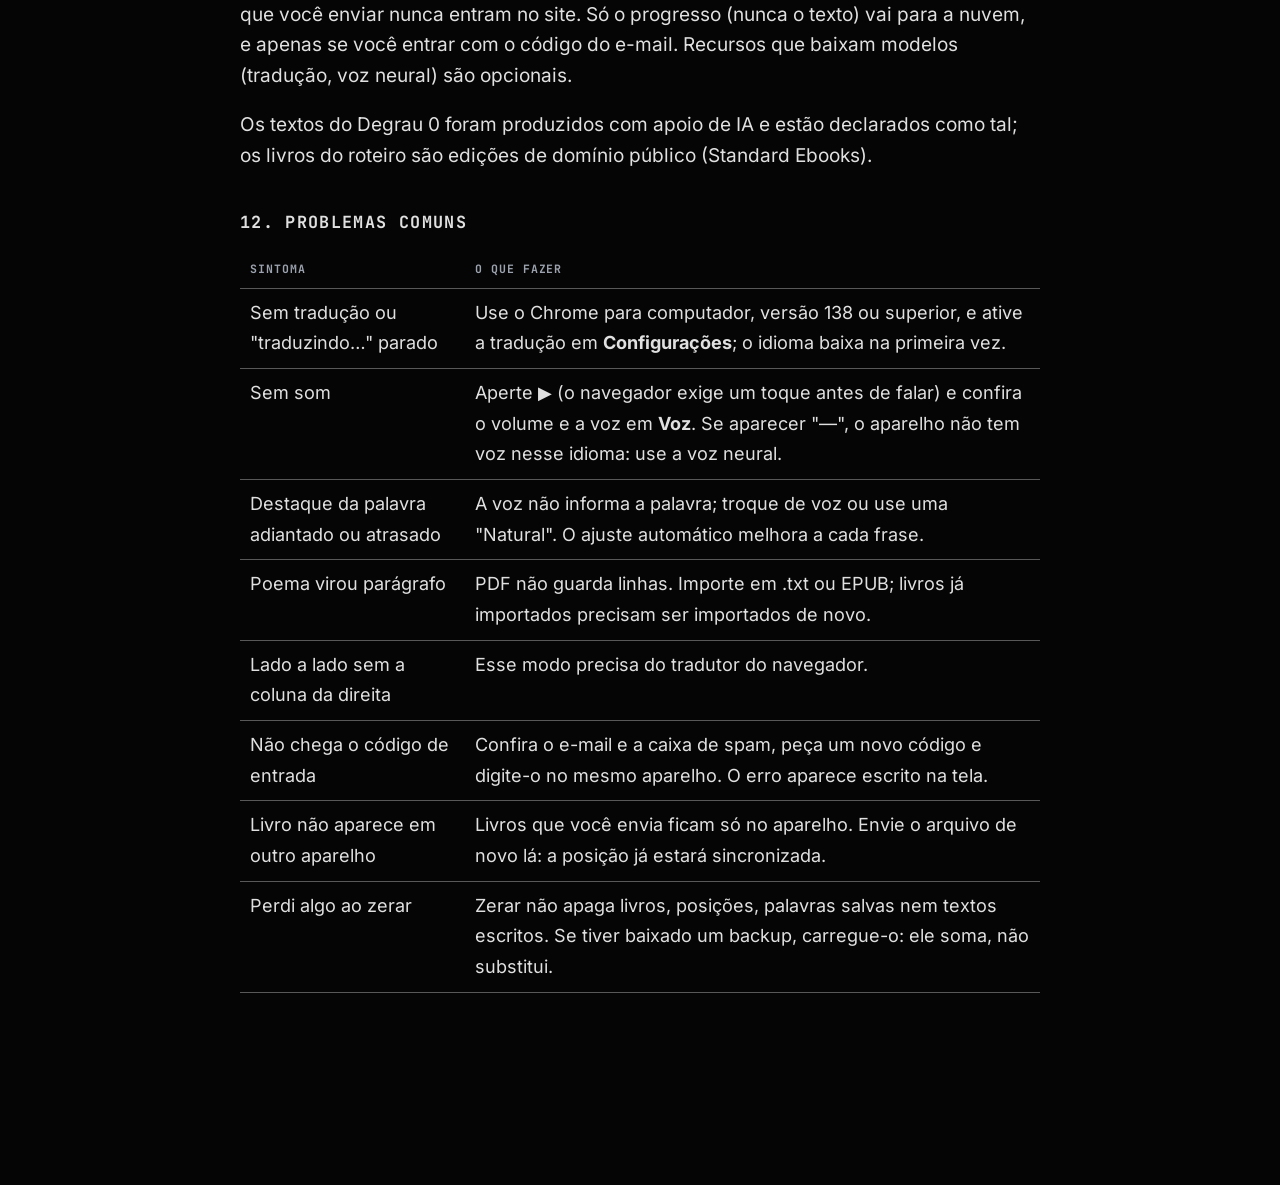
<file: site/manual-biblioteca.html>
<!DOCTYPE html>
<html lang="pt-BR">
<head>
    <meta charset="UTF-8">
    <meta name="viewport" content="width=device-width, initial-scale=1.0, maximum-scale=1.0, user-scalable=no">
    <title>Manual da Biblioteca</title>
    <link rel="stylesheet" href="assets/fonts/fonts.css">
    <link rel="stylesheet" href="assets/css/base.css">
    <link rel="stylesheet" href="assets/css/capitulos/ingles.css">
    <link rel="stylesheet" href="assets/css/capitulos/manual-biblioteca.css">
    <link rel="stylesheet" href="assets/css/papel.css">
</head>
<body>
<main class="lab mn-page" id="manual">
    <span class="meta-tag">MANUAL // BIBLIOTECA</span>

    <!-- PORTUGUÊS -->
    <div class="mn" lang="pt-BR" id="mn-pt">
        <h1>Manual do sistema</h1>
        <p class="lb-lead">Como funciona o site de inglês, do primeiro toque à rotina de cada dia.</p>
        <nav class="mn-toc" aria-label="Nesta página">
            <a href="#pt-ideia">A ideia</a><a href="#pt-mapa">Mapa do site</a><a href="#pt-comecar">Primeiro dia</a><a href="#pt-biblioteca">Biblioteca e livros</a><a href="#pt-leitor">O leitor</a><a href="#pt-idiomas">Ler e ouvir</a><a href="#pt-tele">Teleprompter</a><a href="#pt-estudo">Ferramentas de estudo</a><a href="#pt-rotina">Rotina e progresso</a><a href="#pt-aparelhos">Aparelhos e conta</a><a href="#pt-privacidade">Privacidade</a><a href="#pt-problemas">Problemas</a>
        </nav>

        <h2 id="pt-ideia">1. A ideia</h2>
        <p>Você aprende inglês <b>vivendo dentro de livros de verdade</b>: lê, ouve, repete e escreve sobre o <b>mesmo texto</b>, um pouco acima do que já entende, todos os dias, até o inglês deixar de ser tradução e virar compreensão direta. Não há aula isolada de gramática nem lista de palavras solta: tudo nasce do texto que você está lendo.</p>
        <p>O ciclo é sempre o mesmo, em quatro frentes sobre o mesmo texto:</p>
        <table class="mn-table">
            <tr><th>Frente</th><th>Como o site ajuda</th></tr>
            <tr><td><b>Ler</b></td><td>Leitor com tradução frase a frase, toque na palavra e modos de leitura.</td></tr>
            <tr><td><b>Ouvir</b></td><td>Narração por frase, de 0,1× a 3×, com a palavra falada acesa no texto.</td></tr>
            <tr><td><b>Falar</b></td><td>Shadowing: ouvir a frase e repetir em voz alta na sua vez.</td></tr>
            <tr><td><b>Escrever</b></td><td>Ditado e escrita do dia (resumo em 2 frases e uma objeção sua).</td></tr>
        </table>
        <p>Princípios do sistema: <b>sem estresse</b> (ritmo curto, retomável, sem ranking nem punição); <b>seus dados são seus</b> (texto, voz e vocabulário ficam no aparelho); <b>funciona em qualquer aparelho</b> (PC, celular, tablet, Kindle, TV), e o que um aparelho não oferece apenas some, sem quebrar o resto.</p>
        <p class="mn-note">Este site está em reconstrução. As funções descritas aqui estão no ar e funcionando; novas telas chegam aos poucos, sem remover o que já existe.</p>

        <h2 id="pt-mapa">2. Mapa do site</h2>
        <p>O <b>menu lateral</b> (botão ☰) é o mapa. Cada item abre uma seção sem recarregar a página; se houver um livro aberto, ele é fechado e a posição fica gravada.</p>
        <table class="mn-table">
            <tr><th>Item do menu</th><th>O que você encontra</th></tr>
            <tr><td><b>Biblioteca</b></td><td>As <b>Primeiras histórias</b> (Degrau 0), o <b>Livro da semana</b> com o roteiro de 9 semanas e a lista dos seus livros, com busca e ordenação.</td></tr>
            <tr><td><b>Leitor / Subir PDF</b></td><td>Área de envio: PDF, .txt ou EPUB.</td></tr>
            <tr><td><b>Progresso</b></td><td>A <b>Sessão do dia</b> (50 min) e as estatísticas: sequência, minutos, palavras ouvidas e gráfico de 7 dias.</td></tr>
            <tr><td><b>Vocabulário</b></td><td>Seu caderno de palavras: adicionar, buscar, revisar e exportar.</td></tr>
            <tr><td><b>Configurações</b></td><td>Tradução, voz, voz neural, conta e nuvem, backup do progresso. Opcional: o site funciona sem mexer em nada.</td></tr>
            <tr><td><b>Manual da Biblioteca</b></td><td>Esta página.</td></tr>
        </table>
        <p>A <b>barra do topo</b> é a mesma em todo o site: <b>☰</b> menu · <b>Aa</b> aparência (tamanho, fonte, margens, alinhamento, tema) · <b>Voz</b> (escolha da voz de cada idioma) · <b>LER</b> e <b>OUVIR</b> (PT ou EN, independentes) · velocidade · <b>▶</b> narrar · <b>◐</b> tema · <b>⛶</b> tela inteira (ou <kbd>F11</kbd>). Os botões Legenda e Teleprompter aparecem quando há um livro aberto. Todo atalho de teclado tem um botão equivalente, e os alvos de toque têm pelo menos 44 px.</p>

        <h2 id="pt-comecar">3. Primeiro dia: por onde começar</h2>
        <ol>
            <li><b>Se você está começando do zero:</b> vá em <b>Biblioteca</b> e abra a primeira das <b>Primeiras histórias</b>. São 6 fábulas curtas em inglês simples, uma por dia, com 4 passos: ler com a tradução ligada; ouvir a história inteira devagar (0,7×); ouvir de novo e repetir em voz alta (modo Shadowing); tocar nas palavras novas para salvá-las.</li>
            <li><b>Se você já lê em inglês:</b> escolha, no roteiro do <b>Livro da semana</b>, a semana que combina com o seu nível, ou envie um livro seu em <b>Leitor / Subir PDF</b>.</li>
            <li><b>Ative a tradução uma vez</b> em <b>Configurações</b> (baixa um modelo pequeno e depois funciona sem internet). Sem ela você ainda lê e ouve no idioma original.</li>
            <li><b>Toque numa frase</b> para ouvi-la dali em diante; toque numa palavra para ver significado e pronúncia e salvá-la.</li>
        </ol>
        <p>A escada de leitura vai de textos curtíssimos e adaptados (Degrau 0) até obras densas da filosofia clássica no roteiro de 9 semanas. O site <b>orienta, não tranca</b>: você pode abrir qualquer texto a qualquer momento.</p>

        <h2 id="pt-biblioteca">4. Biblioteca e livros</h2>
        <ul>
            <li><b>Primeiras histórias (Degrau 0):</b> 6 fábulas, uma por dia, com o contador "N de 6 histórias lidas". A de hoje vem destacada. Os textos são adaptações próprias de enredos de Esopo (domínio público), escritas com apoio de IA e declaradas como tal.</li>
            <li><b>Livro da semana:</b> roteiro de 9 semanas, um livro de domínio público por semana (Dostoiévski, Sêneca, Epicteto, Platão, Thoreau, Emerson, Tolstói, Stevenson), cada um com 7 dias e cerca de 50 minutos por dia. Cada semana mostra o selo "EM ANDAMENTO" ou "✓ LIDO". Ao escolher uma semana, o livro entra na sua biblioteca e o plano começa.</li>
            <li><b>Plano de 7 dias</b> (vale para qualquer livro em inglês da biblioteca): cota diária de palavras, ritmo (em dia, adiantado, atrasado) e as palavras difíceis para ver antes. Ao concluir o livro há o <b>fechamento da semana</b>: números reais, um resumo com objeção seu e a sugestão do próximo livro.</li>
            <li><b>Trazer o seu livro:</b> em <b>Leitor / Subir PDF</b>, arraste ou escolha um PDF, um .txt ou um EPUB. O PDF é lido no seu aparelho: o texto é extraído, limpo (cabeçalhos, hifenização), dividido em frases e guardado na sua biblioteca.</li>
            <li><b>Sua biblioteca:</b> lista dos livros com busca e ordenação. Cada livro guarda a posição de leitura, as palavras ouvidas e a tradução já feita, e abre exatamente de onde você parou.</li>
        </ul>
        <p class="mn-note">Poemas e letras em .txt ou EPUB mantêm linhas e estrofes. PDFs não preservam linhas: poemas em PDF viram prosa (importe de novo em .txt ou EPUB).</p>

        <h2 id="pt-leitor">5. O leitor: modos, narração e cores</h2>
        <p>O seletor no cabeçalho do leitor tem cinco modos de leitura; a escolha fica guardada:</p>
        <table class="mn-table">
            <tr><th>Modo</th><th>Para quê</th></tr>
            <tr><td><b>Coluna única</b></td><td>Padrão. Texto confortável, ideal para o celular.</td></tr>
            <tr><td><b>Coluna larga</b></td><td>Aproveita melhor telas grandes.</td></tr>
            <tr><td><b>Lado a lado</b></td><td>Original à esquerda, tradução à direita; a frase narrada é marcada nas duas colunas. Precisa do tradutor do navegador.</td></tr>
            <tr><td><b>Foco com painel</b></td><td>Recolhe o menu e mostra, ao vivo: o que você está fazendo (lendo, ouvindo, os dois), tempos, palavras lidas, porcentagem do livro, próxima marca (10, 25, 50, 75, 90, 100%) e a cota do dia.</td></tr>
            <tr><td><b>Teleprompter</b></td><td>Legenda corrida em tela cheia (seção 7).</td></tr>
        </table>
        <p>Aperte <b>▶</b> (ou toque numa frase) e a narração acompanha o texto em quatro camadas, cada uma de uma cor, em qualquer modo e tema:</p>
        <ul class="mn-legend">
            <li><span class="mn-sw mn-sw-stanza"></span><b>Parágrafo ou estrofe</b>: fundo suave, mostra onde você está.</li>
            <li><span class="mn-sw mn-sw-seg"></span><b>Frase</b> (texto destacado): âmbar.</li>
            <li><span class="mn-sw mn-sw-line"></span><b>Linha</b>: faixa azul que desce com a leitura.</li>
            <li><span class="mn-sw mn-sw-word"></span><b>Palavra sincronizada</b>: magenta forte, acompanha a voz.</li>
        </ul>
        <ul>
            <li><b>Velocidade</b> de 0,1× a 3×, de 0,1 em 0,1, no menu da barra, na legenda e no teleprompter (− e +, ou as setas ↑ e ↓). Pode mudar a qualquer momento: a voz continua da palavra em que estava.</li>
            <li><b>Setas ← →</b> exploram o texto palavra a palavra, em qualquer modo: a palavra explorada recebe o destaque principal e a equivalente no outro idioma recebe um destaque de outra cor. A seta pausa a narração; o ▶ continua dali. <b>Shift + seta</b> pula a frase inteira.</li>
            <li><b>Voz:</b> escolha em <b>Voz</b>. As vozes "Natural" do Edge são as melhores. Há também uma voz neural local opcional (cerca de 60 MB por idioma, baixada uma vez, em Configurações).</li>
            <li>A frase seguinte já entra na fila da voz enquanto a atual toca, então não há pausa artificial entre frases. Se a voz travar, o site retoma ou pula sozinho.</li>
            <li>Quando você lê num idioma e ouve em outro, o destaque liga cada palavra falada à palavra certa do texto, mesmo quando a ordem muda ("laborious diligence" = "diligência laboriosa"). Vozes que não avisam a palavra falada têm o destaque estimado pelo tempo (com pausas em vírgulas e pontos), ajustado a cada frase.</li>
        </ul>

        <h2 id="pt-idiomas">6. Ler e ouvir, em qualquer combinação</h2>
        <p>Na barra do site, <b>LER</b> e <b>OUVIR</b> são independentes, em português (do Brasil) ou inglês:</p>
        <table class="mn-table">
            <tr><th>Ler</th><th>Ouvir</th><th>Uso típico</th></tr>
            <tr><td>EN</td><td>EN</td><td>Imersão total: leia e ouça o original.</td></tr>
            <tr><td>PT</td><td>EN</td><td>Entenda pelo português enquanto treina o ouvido em inglês.</td></tr>
            <tr><td>EN</td><td>PT</td><td>Leia o original com a voz em português guiando o sentido.</td></tr>
            <tr><td>PT</td><td>PT</td><td>Revisar o conteúdo na língua materna.</td></tr>
        </table>
        <p>Pode trocar com a narração tocando; voz e texto mudam na hora. A tradução é feita <b>frase a frase</b> (o número de frases nos dois idiomas é sempre igual, para o destaque e o áudio nunca se desencontrarem) pelo Tradutor embutido do Chrome, no seu aparelho. A frase falada vem primeiro e o restante traduz atrás. <b>Traduzir tudo agora</b> prepara o livro inteiro para ler sem espera.</p>

        <h2 id="pt-tele">7. Teleprompter e legenda</h2>
        <ul>
            <li>A frase corre da direita para a esquerda, no idioma de <b>Ler</b>; a palavra falada fica no ponto de leitura (um pouco à direita do centro) e acende em sincronia com a voz, que fala no idioma de <b>Ouvir</b>. Embaixo, em letra menor, o outro idioma. O resto da tela some.</li>
            <li>A próxima frase já aparece carregada à direita, esmaecida; ao terminar, a linha segue contínua, sem salto.</li>
            <li>A narração começa ao escolher o modo. Botões na própria legenda: Ler PT/EN, Ouvir PT/EN, ⏮ ▶ ⏭, velocidade, A−/A+, ✕. Toque numa palavra para o cartão de significado.</li>
            <li><b>Painel de andamento</b> no rodapé: palavras lidas / total e quantas faltam; página estimada (250 palavras) e quantas faltam; tempo usado, média para concluir (pelo seu ritmo real) e o que falta; e <b>agora</b>: lendo e ouvindo ou pausado, idiomas, livro e frase. O tempo usado fica guardado por livro.</li>
        </ul>
        <table class="mn-table mn-keys">
            <tr><th>Tecla</th><th>Ação</th></tr>
            <tr><td><kbd>Espaço</kbd></td><td>Ler / pausar</td></tr>
            <tr><td><kbd>←</kbd> <kbd>→</kbd></td><td>Palavra anterior / próxima (com a equivalente no outro idioma)</td></tr>
            <tr><td><kbd>Shift</kbd> + <kbd>←</kbd> <kbd>→</kbd></td><td>Frase anterior / próxima</td></tr>
            <tr><td><kbd>F11</kbd></td><td>Tela inteira</td></tr>
            <tr><td><kbd>+</kbd> <kbd>−</kbd></td><td>Letra maior / menor</td></tr>
            <tr><td><kbd>↑</kbd> <kbd>↓</kbd></td><td>Velocidade +0,1 / −0,1</td></tr>
            <tr><td><kbd>Esc</kbd></td><td>Sair do teleprompter</td></tr>
        </table>
        <p>A <b>Legenda</b> (grupo Estudo) é a versão compacta: uma faixa fixa embaixo, com a frase falada, a tradução e as frases vizinhas esmaecidas.</p>

        <h2 id="pt-estudo">8. Ferramentas de estudo</h2>
        <ul>
            <li><b>Palavras (toque):</b> toque numa palavra do texto para ver significado, pronúncia e a frase onde ela aparece; salve com ☆.</li>
            <li><b>Dificuldade:</b> cada livro mostra o nível estimado (palavras comuns e tamanho das frases). <b>Destacar incomuns</b> pinta no texto as palavras raras, sem alterá-lo.</li>
            <li><b>Treino de escuta:</b> <b>Normal</b>; <b>Repetir frase</b> (a segunda vez mais devagar); <b>Shadowing</b> (pausa do tamanho da frase para você repetir em voz alta); <b>Ditado</b> (toca a frase, você escreve e vê os acertos).</li>
            <li><b>Perguntas</b> sobre o trecho, só quando o Chrome tem o modelo local de IA; sem ele, o botão nem aparece.</li>
        </ul>
        <p>Vocabulário, passo a passo: na seção <b>Vocabulário</b> estão os contadores (novas, aprendendo, dominadas), o campo <b>Adicionar uma palavra</b> (sem significado, o tradutor preenche), as palavras do livro da semana para salvar uma a uma ou todas, a lista com busca e a <b>revisão</b>. Cada palavra volta em intervalos crescentes (repetição espaçada); ao revisar você escolhe <i>Errei, Difícil, Bom</i> ou <i>Fácil</i>. Cinco minutos por dia valem mais do que uma hora por semana. <b>Exportar</b> gera um arquivo para o Anki (TSV/CSV).</p>

        <h2 id="pt-rotina">9. Rotina e progresso</h2>
        <ul>
            <li><b>Sessão do dia (50 min, em Progresso):</b> quatro blocos nesta ordem, cada um fecha sozinho ao cumprir a meta (ou em <i>Marcar como feito</i>): <b>Leitura densa</b> (25 min, a cota de palavras do dia); <b>Vocabulário em contexto</b> (10 min, as revisões que vencem hoje); <b>Shadowing</b> (8 min, meta de palavras ouvidas e repetidas); <b>Escrita</b> (7 min, resumo em 2 frases e uma objeção sua, em inglês, conferido por regras simples; o texto fica guardado). A sessão nasce do plano da semana: comece uma semana na Biblioteca.</li>
            <li><b>Progresso:</b> sequência de dias, minutos de estudo, tempo lendo e ouvindo (separados), palavras ouvidas e salvas, revisões, ditados e gráfico dos últimos 7 dias. É salvo na hora; se a aba cair, perde-se no máximo cerca de 2 segundos.</li>
            <li><b>Zerar estatísticas</b> (com confirmação) apaga minutos, sequência, palavras ouvidas, histórico de livros lidos e sessões do dia, e mantém livros, posições de leitura, palavras salvas e textos escritos.</li>
            <li>Sugestão de ritmo: 50 minutos num dia cheio; num dia leve, só leitura e revisão de palavras. O mais importante é a sequência de dias.</li>
        </ul>

        <h2 id="pt-aparelhos">10. Vários aparelhos, conta e backup</h2>
        <p>O progresso fica salvo <b>primeiro no aparelho</b>; se você entrar na conta, é copiado também para a nuvem, para continuar no PC, no celular, no tablet, na TV ou no leitor de e-books sem perder o histórico.</p>
        <ul>
            <li><b>Conta e sincronização</b> (Configurações): digite o e-mail, <i>Enviar código</i>, digite o código que chegou e <i>Entrar</i>. Faça isso uma vez em cada aparelho. O login é por código digitado, nunca por link, para funcionar em qualquer aparelho.</li>
            <li>Sobe só o <b>progresso</b>: estatísticas, vocabulário, posição de leitura e palavras ouvidas, histórico do roteiro e do dia, textos de escrita. <b>O texto dos livros que você envia nunca sai do aparelho</b>; os livros do roteiro e do Degrau 0 já vêm com o site e aparecem em todos os aparelhos.</li>
            <li>Sem conexão, tudo continua salvo e sobe quando voltar. Dois aparelhos ao mesmo tempo se juntam sem perder nada (maior tempo do dia, cartão mais revisado, posição mais recente). <i>Sincronizar agora</i> força na hora; <i>Sair</i> desconecta sem apagar nada do aparelho.</li>
            <li><b>Backup do progresso</b> (Configurações): para levar o progresso de um site ou aparelho para outro sem conta, <b>Baixar progresso</b> gera um arquivo e <b>Carregar progresso</b> (ou <b>Colar texto</b>, em aparelhos que não abrem arquivos) soma esse arquivo ao que já existe, sem apagar nada. Os livros não vão no arquivo: ao colocar o livro de novo na biblioteca, ele abre no ponto em que você parou.</li>
        </ul>

        <h2 id="pt-privacidade">11. Privacidade e transparência</h2>
        <p>Seus textos, traduções, vocabulário e progresso ficam <b>no seu navegador</b>. A tradução, a lista de dificuldade e as perguntas rodam localmente. Nada do que você importa é enviado a servidores, não há análise de terceiros, e livros protegidos por direitos autorais que você enviar nunca entram no site. Só o progresso (nunca o texto) vai para a nuvem, e apenas se você entrar com o código do e-mail. Recursos que baixam modelos (tradução, voz neural) são opcionais.</p>
        <p>Os textos do Degrau 0 foram produzidos com apoio de IA e estão declarados como tal; os livros do roteiro são edições de domínio público (Standard Ebooks).</p>

        <h2 id="pt-problemas">12. Problemas comuns</h2>
        <table class="mn-table">
            <tr><th>Sintoma</th><th>O que fazer</th></tr>
            <tr><td>Sem tradução ou "traduzindo…" parado</td><td>Use o Chrome para computador, versão 138 ou superior, e ative a tradução em <b>Configurações</b>; o idioma baixa na primeira vez.</td></tr>
            <tr><td>Sem som</td><td>Aperte ▶ (o navegador exige um toque antes de falar) e confira o volume e a voz em <b>Voz</b>. Se aparecer "—", o aparelho não tem voz nesse idioma: use a voz neural.</td></tr>
            <tr><td>Destaque da palavra adiantado ou atrasado</td><td>A voz não informa a palavra; troque de voz ou use uma "Natural". O ajuste automático melhora a cada frase.</td></tr>
            <tr><td>Poema virou parágrafo</td><td>PDF não guarda linhas. Importe em .txt ou EPUB; livros já importados precisam ser importados de novo.</td></tr>
            <tr><td>Lado a lado sem a coluna da direita</td><td>Esse modo precisa do tradutor do navegador.</td></tr>
            <tr><td>Não chega o código de entrada</td><td>Confira o e-mail e a caixa de spam, peça um novo código e digite-o no mesmo aparelho. O erro aparece escrito na tela.</td></tr>
            <tr><td>Livro não aparece em outro aparelho</td><td>Livros que você envia ficam só no aparelho. Envie o arquivo de novo lá: a posição já estará sincronizada.</td></tr>
            <tr><td>Perdi algo ao zerar</td><td>Zerar não apaga livros, posições, palavras salvas nem textos escritos. Se tiver baixado um backup, carregue-o: ele soma, não substitui.</td></tr>
        </table>
    </div>

    <!-- ENGLISH -->
    <div class="mn" lang="en" id="mn-en" hidden>
        <h1>System Manual</h1>
        <p class="lb-lead">How the English study site works, from your first tap to your daily routine.</p>
        <nav class="mn-toc" aria-label="On this page">
            <a href="#en-idea">The idea</a><a href="#en-map">Site map</a><a href="#en-start">First day</a><a href="#en-library">Library and books</a><a href="#en-reader">The reader</a><a href="#en-langs">Read and listen</a><a href="#en-tele">Teleprompter</a><a href="#en-study">Study tools</a><a href="#en-routine">Routine and progress</a><a href="#en-devices">Devices and account</a><a href="#en-privacy">Privacy</a><a href="#en-trouble">Troubleshooting</a>
        </nav>

        <h2 id="en-idea">1. The idea</h2>
        <p>You learn English by <b>living inside real books</b>: you read, listen, repeat and write about the <b>same text</b>, a little above what you already understand, every day, until English stops being translation and becomes direct understanding. There is no isolated grammar lesson and no loose word list: everything comes from the text you are reading.</p>
        <p>The cycle is always the same, in four fronts over the same text:</p>
        <table class="mn-table">
            <tr><th>Front</th><th>How the site helps</th></tr>
            <tr><td><b>Read</b></td><td>A reader with sentence-by-sentence translation, tap-a-word and reading modes.</td></tr>
            <tr><td><b>Listen</b></td><td>Sentence narration from 0.1× to 3×, with the spoken word lit up in the text.</td></tr>
            <tr><td><b>Speak</b></td><td>Shadowing: hear the sentence and repeat it aloud on your turn.</td></tr>
            <tr><td><b>Write</b></td><td>Dictation and the daily writing (a 2-sentence summary and an objection of your own).</td></tr>
        </table>
        <p>System principles: <b>no stress</b> (short, resumable pace, no ranking or punishment); <b>your data is yours</b> (text, voice and vocabulary stay on your device); <b>it works on any device</b> (PC, phone, tablet, e-reader, TV), and whatever a device does not offer simply disappears without breaking the rest.</p>
        <p class="mn-note">This site is being rebuilt. The features described here are live and working; new screens arrive gradually, without removing what already exists.</p>

        <h2 id="en-map">2. Site map</h2>
        <p>The <b>side menu</b> (☰ button) is the map. Each item opens a section without reloading the page; if a book is open it is closed and your position is saved.</p>
        <table class="mn-table">
            <tr><th>Menu item</th><th>What you find</th></tr>
            <tr><td><b>Library</b></td><td>The <b>First Stories</b> (Level 0), the <b>Book of the week</b> with the 9-week roadmap, and the list of your books with search and sorting.</td></tr>
            <tr><td><b>Reader / Upload PDF</b></td><td>The upload area: PDF, .txt or EPUB.</td></tr>
            <tr><td><b>Progress</b></td><td>The <b>Daily session</b> (50 min) and the statistics: streak, minutes, words heard and a 7-day chart.</td></tr>
            <tr><td><b>Vocabulary</b></td><td>Your word notebook: add, search, review and export.</td></tr>
            <tr><td><b>Settings</b></td><td>Translation, voice, neural voice, account and cloud, progress backup. Optional: the site works without touching anything.</td></tr>
            <tr><td><b>Library Manual</b></td><td>This page.</td></tr>
        </table>
        <p>The <b>top bar</b> is the same across the site: <b>☰</b> menu · <b>Aa</b> appearance (size, font, margins, alignment, theme) · <b>Voice</b> (choose the voice for each language) · <b>READ</b> and <b>LISTEN</b> (PT or EN, independent) · speed · <b>▶</b> narrate · <b>◐</b> theme · <b>⛶</b> full screen (or <kbd>F11</kbd>). The Captions and Teleprompter buttons appear when a book is open. Every keyboard shortcut has an equivalent button, and touch targets are at least 44 px.</p>

        <h2 id="en-start">3. First day: where to start</h2>
        <ol>
            <li><b>If you are starting from zero:</b> go to <b>Library</b> and open the first of the <b>First Stories</b>. They are 6 short fables in simple English, one a day, with 4 steps: read with translation on; listen to the whole story slowly (0.7×); listen again and repeat aloud (Shadowing mode); tap new words to save them.</li>
            <li><b>If you already read English:</b> pick, in the <b>Book of the week</b> roadmap, the week that matches your level, or upload a book of your own in <b>Reader / Upload PDF</b>.</li>
            <li><b>Turn translation on once</b> in <b>Settings</b> (it downloads a small model, then works offline). Without it you can still read and listen in the original language.</li>
            <li><b>Tap a sentence</b> to hear it from there on; tap a word to see its meaning and pronunciation and save it.</li>
        </ol>
        <p>The reading ladder runs from very short adapted texts (Level 0) up to dense classical philosophy in the 9-week roadmap. The site <b>guides, it does not lock</b>: you can open any text at any time.</p>

        <h2 id="en-library">4. Library and books</h2>
        <ul>
            <li><b>First Stories (Level 0):</b> 6 fables, one a day, with the counter "N of 6 stories read". Today's story is highlighted. The texts are our own adaptations of Aesop plots (public domain), written with AI support and declared as such.</li>
            <li><b>Book of the week:</b> a 9-week roadmap, one public-domain book per week (Dostoevsky, Seneca, Epictetus, Plato, Thoreau, Emerson, Tolstoy, Stevenson), each with 7 days and about 50 minutes a day. Each week shows an "IN PROGRESS" or "✓ READ" tag. Choosing a week brings the book into your library and starts the plan.</li>
            <li><b>7-day plan</b> (works for any English book in the library): daily word quota, pace (on track, ahead, behind) and the hard words to preview. When you finish there is a <b>weekly wrap-up</b>: real numbers, a summary with an objection of your own and the next book suggested.</li>
            <li><b>Bring your own book:</b> in <b>Reader / Upload PDF</b>, drag or choose a PDF, a .txt or an EPUB. The PDF is read on your device: the text is extracted, cleaned (headers, hyphenation), split into sentences and kept in your library.</li>
            <li><b>Your library:</b> the list of books with search and sorting. Each book keeps your reading position, heard words and finished translation, and opens exactly where you stopped.</li>
        </ul>
        <p class="mn-note">Poems and lyrics in .txt or EPUB keep their lines and stanzas. PDFs do not preserve lines: poems in PDF become prose (import them again as .txt or EPUB).</p>

        <h2 id="en-reader">5. The reader: modes, narration and colors</h2>
        <p>The selector in the reader header has five reading modes; your choice is remembered:</p>
        <table class="mn-table">
            <tr><th>Mode</th><th>Use</th></tr>
            <tr><td><b>Single column</b></td><td>Default. Comfortable text, ideal on a phone.</td></tr>
            <tr><td><b>Wide column</b></td><td>Makes better use of large screens.</td></tr>
            <tr><td><b>Side by side</b></td><td>Original on the left, translation on the right; the narrated sentence is marked in both columns. Needs the browser translator.</td></tr>
            <tr><td><b>Focus with panel</b></td><td>Collapses the menu and shows live: what you are doing (reading, listening, both), times, words read, book percentage, next milestone (10, 25, 50, 75, 90, 100%) and today's quota.</td></tr>
            <tr><td><b>Teleprompter</b></td><td>Full-screen running caption (section 7).</td></tr>
        </table>
        <p>Press <b>▶</b> (or tap a sentence) and narration follows the text in four layers, each its own color, in every mode and theme:</p>
        <ul class="mn-legend">
            <li><span class="mn-sw mn-sw-stanza"></span><b>Paragraph or stanza</b>: soft background that shows where you are.</li>
            <li><span class="mn-sw mn-sw-seg"></span><b>Sentence</b> (highlighted text): amber.</li>
            <li><span class="mn-sw mn-sw-line"></span><b>Line</b>: a blue band that moves down as it reads.</li>
            <li><span class="mn-sw mn-sw-word"></span><b>Synchronized word</b>: strong magenta that follows the voice.</li>
        </ul>
        <ul>
            <li><b>Speed</b> from 0.1× to 3× in steps of 0.1, in the bar menu, the captions and the teleprompter (− and +, or the ↑ and ↓ keys). It can change at any moment: the voice continues from the word it was on.</li>
            <li><b>Arrow keys ← →</b> explore the text word by word in every mode: the explored word gets the main highlight and the equivalent word in the other language gets a highlight in another color. An arrow pauses narration; ▶ resumes from there. <b>Shift + arrow</b> jumps a whole sentence.</li>
            <li><b>Voice:</b> choose it under <b>Voice</b>. Edge "Natural" voices are the best. An optional local neural voice is also available (about 60 MB per language, downloaded once, in Settings).</li>
            <li>The next sentence is already queued in the voice engine while the current one plays, so there is no artificial pause between sentences. If the voice stalls, the site resumes or skips on its own.</li>
            <li>When you read in one language and listen in another, the highlight links each spoken word to the right word of the text, even when the order changes ("laborious diligence" = "diligência laboriosa"). Voices that do not report the spoken word get a highlight estimated from timing (with pauses at commas and periods), adjusted every sentence.</li>
        </ul>

        <h2 id="en-langs">6. Read and listen, in any combination</h2>
        <p>In the site bar, <b>READ</b> and <b>LISTEN</b> are independent, in Portuguese (Brazil) or English:</p>
        <table class="mn-table">
            <tr><th>Read</th><th>Listen</th><th>Typical use</th></tr>
            <tr><td>EN</td><td>EN</td><td>Full immersion: read and hear the original.</td></tr>
            <tr><td>PT</td><td>EN</td><td>Understand through Portuguese while training your ear in English.</td></tr>
            <tr><td>EN</td><td>PT</td><td>Read the original with a Portuguese voice guiding the meaning.</td></tr>
            <tr><td>PT</td><td>PT</td><td>Review the content in your native language.</td></tr>
        </table>
        <p>You can switch while narration plays; voice and text change immediately. Translation happens <b>sentence by sentence</b> (the sentence count is always the same in both languages, so highlight and audio never drift apart) in the browser's built-in Translator, on your device. The spoken sentence comes first and the rest translates behind it. <b>Translate all now</b> prepares the whole book so you read without waiting.</p>

        <h2 id="en-tele">7. Teleprompter and captions</h2>
        <ul>
            <li>The sentence runs from right to left, in the <b>Read</b> language; the spoken word stays at the reading point (slightly right of center) and lights up in sync with the voice, which speaks the <b>Listen</b> language. Below, in smaller type, the other language. Everything else disappears.</li>
            <li>The next sentence is already loaded on the right, faded; when it ends the line keeps flowing without a jump.</li>
            <li>Narration starts when you choose the mode. Buttons on the caption itself: Read PT/EN, Listen PT/EN, ⏮ ▶ ⏭, speed, A−/A+, ✕. Tap a word for the meaning card.</li>
            <li><b>Progress panel</b> at the bottom: words read / total and how many are left; estimated page (250 words) and pages left; time used, average to finish (from your real pace) and time left; and <b>now</b>: reading and listening or paused, languages, book and sentence. Time used is kept per book.</li>
        </ul>
        <table class="mn-table mn-keys">
            <tr><th>Key</th><th>Action</th></tr>
            <tr><td><kbd>Space</kbd></td><td>Play / pause</td></tr>
            <tr><td><kbd>←</kbd> <kbd>→</kbd></td><td>Previous / next word (with the equivalent in the other language)</td></tr>
            <tr><td><kbd>Shift</kbd> + <kbd>←</kbd> <kbd>→</kbd></td><td>Previous / next sentence</td></tr>
            <tr><td><kbd>F11</kbd></td><td>Full screen</td></tr>
            <tr><td><kbd>+</kbd> <kbd>−</kbd></td><td>Bigger / smaller text</td></tr>
            <tr><td><kbd>↑</kbd> <kbd>↓</kbd></td><td>Speed +0.1 / −0.1</td></tr>
            <tr><td><kbd>Esc</kbd></td><td>Leave the teleprompter</td></tr>
        </table>
        <p>The <b>Captions</b> button (Study group) is the compact version: a fixed strip at the bottom with the spoken sentence, its translation and faded neighboring sentences.</p>

        <h2 id="en-study">8. Study tools</h2>
        <ul>
            <li><b>Words (tap):</b> tap a word in the text to see its meaning, pronunciation and the sentence where it appears; save it with ☆.</li>
            <li><b>Difficulty:</b> each book shows an estimated level (common words and sentence length). <b>Highlight uncommon</b> paints rare words in the text without changing it.</li>
            <li><b>Listening practice:</b> <b>Normal</b>; <b>Repeat sentence</b> (the second time slower); <b>Shadowing</b> (a pause the length of the sentence for you to repeat aloud); <b>Dictation</b> (plays the sentence, you type it and see the hits).</li>
            <li><b>Questions</b> about the passage, only when Chrome has the local AI model; without it the button does not even appear.</li>
        </ul>
        <p>Vocabulary, step by step: the <b>Vocabulary</b> section has the counters (new, learning, mastered), the <b>Add a word</b> field (without a meaning, the translator fills it in), the book-of-the-week words to save one by one or all at once, the searchable list and the <b>review</b>. Each word comes back at growing intervals (spaced repetition); when reviewing you pick <i>Again, Hard, Good</i> or <i>Easy</i>. Five minutes a day beat one hour a week. <b>Export</b> creates a file for Anki (TSV/CSV).</p>

        <h2 id="en-routine">9. Routine and progress</h2>
        <ul>
            <li><b>Daily session (50 min, in Progress):</b> four blocks in this order, each closes by itself when its goal is met (or with <i>Mark as done</i>): <b>Dense reading</b> (25 min, the day's word quota); <b>Vocabulary in context</b> (10 min, the reviews due today); <b>Shadowing</b> (8 min, a goal of words heard and repeated); <b>Writing</b> (7 min, a 2-sentence summary and an objection of your own, in English, checked by simple rules; the text is kept). The session comes from the weekly plan: start a week in the Library.</li>
            <li><b>Progress:</b> day streak, study minutes, time reading and listening (separate), words heard and saved, reviews, dictations and a chart of the last 7 days. It saves instantly; if the tab crashes you lose about 2 seconds at most.</li>
            <li><b>Reset statistics</b> (with confirmation) clears minutes, streak, words heard, the history of books read and daily sessions, and keeps books, reading positions, saved words and written texts.</li>
            <li>Pace suggestion: 50 minutes on a full day; on a light day, just reading and word review. What matters most is the streak of days.</li>
        </ul>

        <h2 id="en-devices">10. Several devices, account and backup</h2>
        <p>Progress is saved <b>on the device first</b>; if you sign in, it is also copied to the cloud, so you can continue on your PC, phone, tablet, TV or e-reader without losing history.</p>
        <ul>
            <li><b>Account and sync</b> (Settings): type your email, <i>Send code</i>, type the code that arrived and <i>Sign in</i>. Do this once on each device. Login is by typed code, never by link, so it works on any device.</li>
            <li>Only <b>progress</b> goes up: statistics, vocabulary, reading position and heard words, roadmap and daily history, writing texts. <b>The text of books you upload never leaves the device</b>; the roadmap and Level 0 books ship with the site and appear on every device.</li>
            <li>Offline, everything stays saved and uploads when you are back. Two devices at once merge without losing anything (longest time of the day, most reviewed card, latest position). <i>Sync now</i> forces it right away; <i>Sign out</i> disconnects without deleting anything on the device.</li>
            <li><b>Progress backup</b> (Settings): to take your progress from one site or device to another without an account, <b>Download progress</b> creates a file and <b>Load progress</b> (or <b>Paste text</b>, on devices that cannot open files) adds that file to what already exists, deleting nothing. Books are not in the file: when you add the book to the library again, it opens where you stopped.</li>
        </ul>

        <h2 id="en-privacy">11. Privacy and transparency</h2>
        <p>Your texts, translations, vocabulary and progress stay <b>in your browser</b>. Translation, the difficulty list and the questions run locally. Nothing you import is sent to servers, there is no third-party analytics, and copyrighted books you upload never enter the site. Only progress (never text) goes to the cloud, and only if you sign in with the email code. Features that download models (translation, neural voice) are optional.</p>
        <p>The Level 0 texts were produced with AI support and are declared as such; the roadmap books are public-domain editions (Standard Ebooks).</p>

        <h2 id="en-trouble">12. Troubleshooting</h2>
        <table class="mn-table">
            <tr><th>Symptom</th><th>What to do</th></tr>
            <tr><td>No translation or "translating…" stuck</td><td>Use desktop Chrome, version 138 or later, and turn translation on in <b>Settings</b>; the language downloads the first time.</td></tr>
            <tr><td>No sound</td><td>Press ▶ (the browser requires a tap before speaking) and check the volume and the voice under <b>Voice</b>. If you see "—", the device has no voice in that language: use the neural voice.</td></tr>
            <tr><td>Word highlight early or late</td><td>The voice does not report the word; switch voice or use a "Natural" one. The automatic adjustment improves each sentence.</td></tr>
            <tr><td>A poem became a paragraph</td><td>PDF does not keep lines. Import it as .txt or EPUB; already-imported books must be imported again.</td></tr>
            <tr><td>Side by side without the right column</td><td>That mode needs the browser translator.</td></tr>
            <tr><td>The sign-in code does not arrive</td><td>Check the email address and the spam folder, ask for a new code and type it on the same device. The error is written on screen.</td></tr>
            <tr><td>A book does not show on another device</td><td>Books you upload stay on the device. Upload the file again there: your position will already be synced.</td></tr>
            <tr><td>Did I lose something by resetting?</td><td>Resetting does not delete books, positions, saved words or written texts. If you downloaded a backup, load it: it adds, it does not replace.</td></tr>
        </table>
    </div>
</main>
<script src="assets/js/manual-biblioteca.js"></script>
</body>
</html>
</file>
<file: site/assets/fonts/fonts.css>
/*
 * fonts.css — fontes hospedadas localmente (nenhum pedido a servidores de terceiros).
 *
 * Inter e JetBrains Mono são fontes variáveis (um arquivo cobre todos os pesos).
 * Só os subconjuntos latin e latin-ext estão incluídos; o navegador baixa o
 * latin-ext apenas se a página usar caracteres que o latin não cobre.
 * Licença: SIL Open Font License 1.1 (ver assets/fonts/LICENSES.md).
 */

/* Inter — latin-ext */
@font-face {
    font-family: 'Inter';
    font-style: normal;
    font-weight: 100 900;
    font-display: swap;
    src: url('inter-latin-ext.woff2') format('woff2');
    unicode-range: U+0100-02BA, U+02BD-02C5, U+02C7-02CC, U+02CE-02D7, U+02DD-02FF, U+0304, U+0308, U+0329, U+1D00-1DBF, U+1E00-1E9F, U+1EF2-1EFF, U+2020, U+20A0-20AB, U+20AD-20C4, U+2113, U+2C60-2C7F, U+A720-A7FF;
}

/* Inter — latin */
@font-face {
    font-family: 'Inter';
    font-style: normal;
    font-weight: 100 900;
    font-display: swap;
    src: url('inter-latin.woff2') format('woff2');
    unicode-range: U+0000-00FF, U+0131, U+0152-0153, U+02BB-02BC, U+02C6, U+02DA, U+02DC, U+0304, U+0308, U+0329, U+2000-206F, U+20AC, U+2122, U+2191, U+2193, U+2212, U+2215, U+FEFF, U+FFFD;
}

/* JetBrains Mono — latin-ext */
@font-face {
    font-family: 'JetBrains Mono';
    font-style: normal;
    font-weight: 100 800;
    font-display: swap;
    src: url('jetbrains-mono-latin-ext.woff2') format('woff2');
    unicode-range: U+0100-02BA, U+02BD-02C5, U+02C7-02CC, U+02CE-02D7, U+02DD-02FF, U+0304, U+0308, U+0329, U+1D00-1DBF, U+1E00-1E9F, U+1EF2-1EFF, U+2020, U+20A0-20AB, U+20AD-20C4, U+2113, U+2C60-2C7F, U+A720-A7FF;
}

/* JetBrains Mono — latin */
@font-face {
    font-family: 'JetBrains Mono';
    font-style: normal;
    font-weight: 100 800;
    font-display: swap;
    src: url('jetbrains-mono-latin.woff2') format('woff2');
    unicode-range: U+0000-00FF, U+0131, U+0152-0153, U+02BB-02BC, U+02C6, U+02DA, U+02DC, U+0304, U+0308, U+0329, U+2000-206F, U+20AC, U+2122, U+2191, U+2193, U+2212, U+2215, U+FEFF, U+FFFD;
}
/* Literata — fonte de leitura (variável, 400 a 700) — latin-ext */
@font-face {
    font-family: 'Literata';
    font-style: normal;
    font-weight: 400 700;
    font-display: swap;
    src: url('literata-latin-ext.woff2') format('woff2');
    unicode-range: U+0100-02BA, U+02BD-02C5, U+02C7-02CC, U+02CE-02D7, U+02DD-02FF, U+0304, U+0308, U+0329, U+1D00-1DBF, U+1E00-1E9F, U+1EF2-1EFF, U+2020, U+20A0-20AB, U+20AD-20C4, U+2113, U+2C60-2C7F, U+A720-A7FF;
}

/* Literata — latin */
@font-face {
    font-family: 'Literata';
    font-style: normal;
    font-weight: 400 700;
    font-display: swap;
    src: url('literata-latin.woff2') format('woff2');
    unicode-range: U+0000-00FF, U+0131, U+0152-0153, U+02BB-02BC, U+02C6, U+02DA, U+02DC, U+0304, U+0308, U+0329, U+2000-206F, U+20AC, U+2122, U+2191, U+2193, U+2212, U+2215, U+FEFF, U+FFFD;
}

/* Literata itálico — latin-ext */
@font-face {
    font-family: 'Literata';
    font-style: italic;
    font-weight: 400 700;
    font-display: swap;
    src: url('literata-italic-latin-ext.woff2') format('woff2');
    unicode-range: U+0100-02BA, U+02BD-02C5, U+02C7-02CC, U+02CE-02D7, U+02DD-02FF, U+0304, U+0308, U+0329, U+1D00-1DBF, U+1E00-1E9F, U+1EF2-1EFF, U+2020, U+20A0-20AB, U+20AD-20C4, U+2113, U+2C60-2C7F, U+A720-A7FF;
}

/* Literata itálico — latin */
@font-face {
    font-family: 'Literata';
    font-style: italic;
    font-weight: 400 700;
    font-display: swap;
    src: url('literata-italic-latin.woff2') format('woff2');
    unicode-range: U+0000-00FF, U+0131, U+0152-0153, U+02BB-02BC, U+02C6, U+02DA, U+02DC, U+0304, U+0308, U+0329, U+2000-206F, U+20AC, U+2122, U+2191, U+2193, U+2212, U+2215, U+FEFF, U+FFFD;
}

/* Atkinson Hyperlegible — opção "Legível" (baixa visão e dislexia) */
@font-face { font-family: 'Atkinson Hyperlegible'; font-style: normal; font-weight: 400; font-display: swap; src: url('atkinson-400.woff2') format('woff2'); unicode-range: U+0000-00FF, U+0131, U+0152-0153, U+02BB-02BC, U+02C6, U+02DA, U+02DC, U+2000-206F, U+20AC, U+2122; }
@font-face { font-family: 'Atkinson Hyperlegible'; font-style: normal; font-weight: 700; font-display: swap; src: url('atkinson-700.woff2') format('woff2'); unicode-range: U+0000-00FF, U+0131, U+0152-0153, U+02BB-02BC, U+02C6, U+02DA, U+02DC, U+2000-206F, U+20AC, U+2122; }
@font-face { font-family: 'Atkinson Hyperlegible'; font-style: italic; font-weight: 400; font-display: swap; src: url('atkinson-400-italic.woff2') format('woff2'); unicode-range: U+0000-00FF, U+0131, U+0152-0153, U+02BB-02BC, U+02C6, U+02DA, U+02DC, U+2000-206F, U+20AC, U+2122; }
</file>
<file: site/assets/css/leitor.css>
/* leitor.css — interface do leitor (index.html): barra lateral, controles e rodapé. */
/* --- FATOR X v4.4: SYSTEM CORE --- */
:root {
    --c-bg: #050505; --c-panel: #0a0a0a; --c-text: #E0E0E0;
    --c-accent: #00F0FF; --c-border: rgba(255, 255, 255, 0.1);
    --font-tech: 'JetBrains Mono', monospace; --font-ui: 'Inter', sans-serif;
    --font-nav: var(--font-ui);   /* menu lateral: acompanha a fonte escolhida para o texto (veja o fim do arquivo) */
    --scroll-track: #050505; --scroll-thumb: #333; --scroll-hover: #00F0FF;
}
body.light-mode {
    --c-bg: #F2F2F7; --c-panel: #FFFFFF; --c-text: #1C1C1E;
    --c-accent: #0066FF; --c-border: rgba(0, 0, 0, 0.1);
    --scroll-track: #F2F2F7; --scroll-thumb: #C1C1C4; --scroll-hover: #A0A0A3;
}
body.sepia-mode {
    --c-bg: #F4ECD8; --c-panel: #E8DEC0; --c-text: #433422;
    --c-accent: #8C4B2F; --c-border: rgba(67, 52, 34, 0.15);
    --scroll-track: #F4ECD8; --scroll-thumb: #D0C5A8; --scroll-hover: #8C4B2F;
}
* { box-sizing: border-box; margin: 0; padding: 0; outline: none; -webkit-tap-highlight-color: transparent; }
html, body { height: 100%; width: 100%; overflow: hidden; background-color: var(--c-bg); color: var(--c-text); }
body { display: flex; font-family: var(--font-ui); transition: background 0.4s ease, color 0.4s ease; }

/* SCROLLBAR */
html { scrollbar-width: thin; scrollbar-color: var(--scroll-thumb) var(--scroll-track); }
::-webkit-scrollbar { width: 6px; height: 6px; }
::-webkit-scrollbar-track { background: var(--scroll-track); }
::-webkit-scrollbar-thumb { background: var(--scroll-thumb); border-radius: 3px; }
::-webkit-scrollbar-thumb:hover { background: var(--scroll-hover); }

/* SIDEBAR */
aside.sidebar {
    width: 300px; background: var(--c-panel); border-right: 1px solid var(--c-border);
    display: flex; flex-direction: column; z-index: 1000;
    transition: transform 0.3s cubic-bezier(0.4, 0, 0.2, 1); flex-shrink: 0;
}
aside.sidebar.collapsed { transform: translateX(-300px); position: absolute; height: 100%; }

.sidebar-header { 
    height: 60px; display: flex; align-items: center; justify-content: space-between; 
    padding: 0 20px; border-bottom: 1px solid var(--c-border); 
    font-family: var(--font-tech); font-weight: 700; color: var(--c-accent); letter-spacing: 1px; font-size: 0.85rem;
}
nav.nav-list {
    flex: 1; overflow-y: auto; overflow-x: hidden; padding: 20px 14px 20px 20px; overscroll-behavior: contain;
    /* barra de rolagem quase invisível: aparece fina e suave só quando o mouse está sobre o menu */
    scrollbar-width: thin; scrollbar-color: transparent transparent; transition: scrollbar-color 0.6s ease;
}
nav.nav-list:hover, nav.nav-list:focus-within { scrollbar-color: color-mix(in srgb, var(--c-text) 20%, transparent) transparent; }
nav.nav-list::-webkit-scrollbar { width: 4px; }
nav.nav-list::-webkit-scrollbar-track { background: transparent; }
nav.nav-list::-webkit-scrollbar-thumb { background: transparent; border-radius: 4px; }
nav.nav-list:hover::-webkit-scrollbar-thumb { background: color-mix(in srgb, var(--c-text) 20%, transparent); }

.nav-cat { 
    font-family: var(--font-nav); font-size: 0.66rem; color: var(--c-text); opacity: 0.5; 
    margin: 20px 0 8px 0; text-transform: uppercase; letter-spacing: 1px; font-weight: bold;
    border-bottom: 1px dashed var(--c-border); padding-bottom: 5px;
}
.chapter-link { 
    display: block; padding: 10px 12px; margin-bottom: 2px; 
    color: var(--c-text); text-decoration: none; font-size: 0.74rem; line-height: 1.35;
    font-family: var(--font-nav); font-weight: 500; border-radius: 4px;
    text-transform: uppercase; letter-spacing: 0.035em;
    transition: background-color 0.15s ease, opacity 0.15s ease; border-left: 2px solid transparent; opacity: 0.8;
}
.chapter-link:hover { background: rgba(255,255,255,0.05); opacity: 1; }   /* sem deslocamento lateral: evitava barra horizontal ao passar o mouse */
.chapter-link.active { 
    background: rgba(255,255,255,0.05); color: var(--c-accent); 
    border-left-color: var(--c-accent); opacity: 1; font-weight: 700;
}
.chapter-sub { margin-left: 15px; font-size: 0.7rem; border-left: 1px solid var(--c-border); }

/* LAYOUT */
main.dashboard { flex: 1; display: flex; flex-direction: column; height: 100%; position: relative; width: 100%; overflow: hidden; }
.master-header { background: var(--c-panel); border-bottom: 1px solid var(--c-border); display: flex; flex-direction: column; width: 100%; z-index: 400; flex-shrink: 0; }
.branding-bar { height: 30px; background: var(--c-bg); border-bottom: 1px solid var(--c-border); display: flex; align-items: center; justify-content: space-between; gap: 14px; padding: 0 15px; }
.branding-text { font-family: var(--font-tech); font-size: 0.65rem; font-weight: 800; color: var(--c-dim); text-transform: uppercase; letter-spacing: 3px; }

.controls-bar { height: 50px; display: flex; align-items: center; justify-content: space-between; padding: 0 15px; overflow-x: auto; }
.controls-bar::-webkit-scrollbar { display: none; }
.ctrl-group { display: flex; gap: 8px; align-items: center; flex-shrink: 0; }

.btn-icon { width: 34px; height: 34px; background: transparent; border: 1px solid var(--c-border); color: var(--c-text); border-radius: 4px; cursor: pointer; display: flex; align-items: center; justify-content: center; font-family: var(--font-tech); transition: all 0.2s; flex-shrink: 0; }
.btn-icon[hidden] { display: none; }
.btn-icon:hover { border-color: var(--c-accent); color: var(--c-accent); background: rgba(255,255,255,0.05); }
.btn-icon.active { background: var(--c-accent); color: var(--c-bg); border-color: var(--c-accent); }

.speed-control { display: flex; align-items: center; border: 1px solid var(--c-border); border-radius: 4px; height: 34px; overflow: hidden; flex-shrink: 0; }
.speed-btn { width: 28px; height: 100%; background: transparent; border: none; color: var(--c-text); cursor: pointer; font-weight: bold; font-family: var(--font-tech); }
.speed-btn:hover { background: rgba(255,255,255,0.1); }
#speed-display { font-family: var(--font-tech); font-size: 0.7rem; width: 35px; text-align: center; font-weight: 700; color: var(--c-accent); }

.viewport { flex: 1; background: var(--c-bg); position: relative; overflow: hidden; }
iframe { width: 100%; height: 100%; border: none; display: block; }

footer.bottom-hud { position: relative; height: 45px; background: var(--c-panel); border-top: 1px solid var(--c-border); display: flex; align-items: center; justify-content: space-between; padding: 0 15px; font-family: var(--font-tech); font-size: 0.7rem; flex-shrink: 0; }
.progress-container { flex: 1; margin: 0 20px; display: flex; align-items: center; gap: 10px; }
.progress-track { flex: 1; height: 2px; background: var(--c-border); position: relative; }
.progress-fill { position: absolute; left: 0; top: 0; height: 100%; background: var(--c-accent); width: 0%; transition: width 0.3s; box-shadow: 0 0 10px var(--c-accent); }
.nav-btn { background: none; border: none; color: var(--c-text); cursor: pointer; font-family: var(--font-tech); font-weight: bold; font-size: 0.7rem; text-transform: uppercase; }
.nav-btn:hover { color: var(--c-accent); }

@media (max-width: 768px) {
    aside.sidebar { position: absolute; height: 100%; width: 85%; max-width: 300px; transform: translateX(-100%); box-shadow: none; border-right: 1px solid var(--c-accent); }
    aside.sidebar.open { transform: translateX(0); box-shadow: 10px 0 100px rgba(0,0,0,0.8); }
}
#backdrop { position: absolute; inset: 0; background: rgba(0,0,0,0.8); backdrop-filter: blur(2px); z-index: 900; display: none; opacity: 0; transition: opacity 0.3s; }
#backdrop.active { display: block; opacity: 1; }
/* ---------- tema Papel (padrão): a casca do leitor também vira papel ---------- */
body.paper-mode {
    --c-bg: #E4E2DA; --c-panel: #FBFAF6; --c-text: #1A1A18; --c-dim: #5A5A55;
    --c-accent: #1A1A18; --c-border: rgba(26, 26, 24, 0.28);
    --scroll-track: #E4E2DA; --scroll-thumb: #A8A8A3; --scroll-hover: #1A1A18;
}
body.paper-mode .btn-icon:hover, body.paper-mode .speed-btn:hover,
body.paper-mode .chapter-link:hover, body.paper-mode .chapter-link.active { background: rgba(26, 26, 24, 0.07); }
body.paper-mode .progress-fill { box-shadow: none; }
body.paper-mode .btn-icon.active { color: #FBFAF6; }

/* ---------- botões novos: Aa e Raio-X ---------- */
.btn-aa { font-family: 'Literata', Georgia, serif; font-weight: 700; font-size: 1rem; }
.btn-text { width: auto; padding: 0 12px; font-family: var(--font-tech); font-size: 0.7rem; letter-spacing: 0.04em; }

/* ---------- painéis: Aa (aparência) e Raio-X (gaveta) ---------- */
.panel {
    display: none; position: absolute; z-index: 500; background: var(--c-panel); color: var(--c-text);
    border: 1.5px solid var(--c-text); box-shadow: 0 10px 30px rgba(0, 0, 0, 0.25);
    font-family: var(--font-tech); font-size: 0.75rem;
}
.panel.open { display: block; }
.panel-title { font-weight: 700; letter-spacing: 0.1em; margin-bottom: 4px; }
.panel-title span { font-weight: 400; opacity: 0.7; margin-left: 8px; }
.panel-label { display: block; margin: 12px 0 6px; opacity: 0.65; letter-spacing: 0.08em; }
#aa-panel, #voz-panel { top: 10px; right: 12px; width: min(340px, calc(100% - 24px)); padding: 16px 18px 18px; }
.seg, .size-row { display: flex; gap: 6px; align-items: center; }
.opt {
    flex: 1; min-height: 44px; background: transparent; color: var(--c-text); cursor: pointer;
    border: 1.5px solid var(--c-text); border-radius: 0; font-family: inherit; font-size: 0.72rem;
}
.opt.on, .opt[aria-pressed="true"] { background: var(--c-text); color: var(--c-panel); }
#font-display { flex: 1; text-align: center; font-weight: 700; }

#raiox { left: 0; right: 0; bottom: 0; max-height: 55%; overflow-y: auto; padding: 14px 18px 18px; border-width: 1.5px 0 0 0; }
#raiox-list { display: grid; grid-template-columns: repeat(auto-fill, minmax(260px, 1fr)); gap: 8px; margin-top: 10px; }
.raiox-item { border: 1.5px solid var(--c-text); padding: 10px 14px; display: flex; flex-direction: column; gap: 4px; }
.raiox-item strong { font-size: 0.85rem; }
.raiox-def { font-family: var(--font-ui); font-size: 0.82rem; line-height: 1.5; letter-spacing: 0; }
.raiox-ref { opacity: 0.65; }
.raiox-empty { opacity: 0.7; padding: 8px 0; }
/* ---------- seletores de idioma e velocidade ---------- */
.lang-pair { display: flex; align-items: center; height: 34px; border: 1px solid var(--c-border); border-radius: 4px; overflow: hidden; flex-shrink: 0; }
.lang-label { font-family: var(--font-tech); font-size: 0.58rem; letter-spacing: 0.08em; padding: 0 8px; color: var(--c-dim); }
.lang-btn { height: 100%; min-width: 34px; background: transparent; border: none; border-left: 1px solid var(--c-border); color: var(--c-text); cursor: pointer; font-family: var(--font-tech); font-size: 0.7rem; font-weight: 700; }
.lang-btn:hover { background: rgba(127, 127, 127, 0.15); }
.lang-btn.on, .lang-btn[aria-pressed="true"] { background: var(--c-accent); color: var(--c-bg); }
.speed-select { height: 34px; background: transparent; color: var(--c-text); border: 1px solid var(--c-border); border-radius: 4px; font-family: var(--font-tech); font-size: 0.72rem; font-weight: 700; padding: 0 6px; cursor: pointer; flex-shrink: 0; }
.speed-select option { background: var(--c-panel); color: var(--c-text); }
.voice-row { display: grid; grid-template-columns: auto 1fr; gap: 6px 8px; align-items: center; }
.voice-row select { min-width: 0; height: 36px; background: transparent; color: var(--c-text); border: 1.5px solid var(--c-text); border-radius: 0; font-family: inherit; font-size: 0.7rem; }
.voice-row select option { background: var(--c-panel); color: var(--c-text); }
/* ---------- celular: a barra de controles quebra em duas linhas (nada fica escondido) ---------- */
@media (max-width: 700px) {
    .controls-bar { height: auto; flex-wrap: wrap; row-gap: 6px; padding: 6px 10px; overflow: visible; }
    .controls-bar > .ctrl-group:last-child { flex: 1; flex-wrap: wrap; justify-content: flex-end; row-gap: 6px; }
}
/* ---------- menu lateral: letras maiúsculas na fonte escolhida para o texto ---------- */
html[data-face="serif"] body.paper-mode { --font-nav: 'Literata', Georgia, 'Times New Roman', serif; }
html[data-face="legible"] body { --font-nav: 'Atkinson Hyperlegible', 'Segoe UI', sans-serif; }
html[data-face="mono"] body { --font-nav: 'JetBrains Mono', ui-monospace, monospace; }
html[data-face="mono"] .chapter-link { font-size: 0.67rem; letter-spacing: 0.01em; }
html[data-face="mono"] .chapter-sub { font-size: 0.64rem; }

/* ---------- estatísticas nas barras: superior (capítulo) e inferior (leitura ao vivo) ---------- */
.hud-top { font-family: var(--font-tech); font-size: 0.62rem; letter-spacing: 0.08em; text-transform: uppercase; color: var(--c-text); white-space: nowrap; overflow: hidden; text-overflow: ellipsis; min-width: 0; margin-left: auto; }
.hud-top b { font-weight: 800; }
.hud-top .ht-sep { opacity: 0.35; margin: 0 0.7em; }
.read-line { position: absolute; left: 0; top: -1px; height: 2px; width: 0; background: var(--c-accent); opacity: 0.85; transition: width 0.5s ease; pointer-events: none; }
.hud-live { font-family: var(--font-tech); font-size: 0.68rem; letter-spacing: 0.04em; white-space: nowrap; color: var(--c-text); margin: 0 14px 0 0; }
.hud-live #hl-read { font-weight: 800; color: var(--c-accent); }
.hud-live .hl-sep { opacity: 0.4; margin: 0 0.2em; }
.hud-live .hl-slash { opacity: 0.55; margin: 0 0.15em; }
@media (max-width: 1000px) { .branding-text { display: none; } .hud-top { margin: 0 auto; } }
@media (max-width: 700px) {
    .hud-top { font-size: 0.55rem; letter-spacing: 0.04em; }
    .hud-top .ht-words { display: none; }
    .progress-container { margin: 0 10px; gap: 6px; }
    .hud-live { font-size: 0.6rem; }
}
@media (max-width: 520px) { .hud-live .hl-sep, .hud-live #hl-left { display: none; } }
/* =====================================================================
   CELULAR E TELAS BAIXAS (v2): altura dinâmica, margens seguras, painéis rolantes
   "Celular" = largura até 900px OU celular deitado (altura até 500px com toque).
   O mesmo critério está em leitor.js (MOBILE_MQ): mantenha os dois iguais.
   ===================================================================== */
html, body { height: 100vh; height: 100dvh; }
body { touch-action: manipulation; -webkit-text-size-adjust: 100%; }
.master-header { padding-left: env(safe-area-inset-left, 0px); padding-right: env(safe-area-inset-right, 0px); padding-top: env(safe-area-inset-top, 0px); }
footer.bottom-hud { padding-bottom: env(safe-area-inset-bottom, 0px); height: calc(45px + env(safe-area-inset-bottom, 0px)); padding-left: max(15px, env(safe-area-inset-left, 0px)); padding-right: max(15px, env(safe-area-inset-right, 0px)); }
/* painel Aa: nunca maior que a área de leitura; rola por dentro */
#aa-panel, #voz-panel { max-height: calc(100% - 20px); overflow-y: auto; overscroll-behavior: contain; }
#raiox { overscroll-behavior: contain; }

@media (max-width: 900px), (max-height: 500px) and (pointer: coarse) {
    aside.sidebar, aside.sidebar.collapsed {
        position: absolute; top: 0; left: 0; height: 100%; width: min(85%, 320px); max-width: 320px;
        transform: translateX(-100%); border-right: 1px solid var(--c-accent); box-shadow: none;
        padding-left: env(safe-area-inset-left, 0px);
    }
    aside.sidebar.open { transform: translateX(0); box-shadow: 10px 0 100px rgba(0, 0, 0, 0.8); }
    nav.nav-list { padding-bottom: calc(20px + env(safe-area-inset-bottom, 0px)); -webkit-overflow-scrolling: touch; }
    .chapter-link { padding: 12px 12px; }                 /* alvo de toque confortável */
    .sidebar-header .btn-icon { width: 44px; height: 44px; }
    .branding-text { display: none; }
    .hud-top { margin: 0 auto; }
}
@media (max-width: 700px) {
    .branding-bar { height: 26px; padding: 0 10px; }
    .controls-bar { column-gap: 8px; }
    .lang-label { padding: 0 6px; }
    #aa-panel, #voz-panel { left: 12px; right: 12px; width: auto; padding: 14px 14px 16px; }
    #raiox { max-height: 70%; }
    #raiox-list { grid-template-columns: 1fr; }
}
/* celular deitado / telas baixas: cabeçalho enxuto, mais área de texto */
@media (max-height: 500px) {
    .branding-bar { display: none; }
    .controls-bar { height: auto; flex-wrap: nowrap; padding: 4px 10px; overflow-x: auto; row-gap: 0; }
    .controls-bar > .ctrl-group:last-child { flex-wrap: nowrap; flex: 0 0 auto; }
    .btn-icon, .lang-pair, .speed-select, .speed-control { height: 34px; }
    .btn-icon { width: 34px; } .btn-text { width: auto; }
    footer.bottom-hud { height: calc(34px + env(safe-area-inset-bottom, 0px)); }
    #aa-panel, #voz-panel { max-height: calc(100% - 12px); top: 6px; }
}

/* barra de controles no celular em pé: duas linhas alinhadas e justificadas (os itens crescem para preencher a linha) */
.row-break { display: none; }
@media (max-width: 700px) and (min-height: 501px) {
    .controls-bar { gap: 6px; padding: 6px max(10px, env(safe-area-inset-left, 0px)); }
    .controls-bar > .ctrl-group, .controls-bar > .ctrl-group:last-child { display: contents; }
    .controls-bar .btn-icon, .controls-bar .speed-select { flex: 1 1 0; }
    .controls-bar .btn-icon { width: auto; min-width: 34px; }
    .controls-bar .lang-pair { flex: 1.5 0 auto; }
    .controls-bar .lang-btn { flex: 1; min-width: 30px; }
    .controls-bar .speed-select { min-width: 58px; padding: 0 2px; }
    .controls-bar .btn-text { flex: 1.5 1 0; padding: 0 6px; white-space: nowrap; }
    .row-break { display: block; flex: 0 0 100%; height: 0; }
}
body.imersivo .master-header, body.imersivo footer.bottom-hud, body.imersivo aside.sidebar, body.imersivo #backdrop { display: none !important; }   /* teleprompter: só a legenda */
</file>
<file: site/assets/css/base.css>
/*
 * base.css — sistema visual compartilhado por todos os capítulos.
 *
 * Contém só o que é comum. O que é específico de cada capítulo (cor de destaque,
 * widgets próprios, ajustes) fica em assets/css/capitulos/<capitulo>.css, que é
 * carregado depois e sobrescreve este arquivo.
 *
 * Temas: o leitor alterna a classe do <body> (sem classe = escuro, .light-mode, .sepia-mode).
 */
/* --- FATOR X v4.1: RESPONSIVE & NEON CORE --- */
:root {
    --c-bg: #050505;
    --c-text: #E0E0E0;
    --c-dim: #9ca3af;
    --font-ui: 'Inter', sans-serif;
    --font-tech: 'JetBrains Mono', monospace;
    --base-size: 19px;
    --border-tech: 1px solid rgba(255, 255, 255, 0.1);
    --scroll-track: #050505;
    --scroll-thumb: #333333;
}

body.light-mode {
    --c-bg: #F0F2F5;
    --c-text: #111111;
    --c-dim: #4b5563;
    --border-tech: 1px solid rgba(0, 0, 0, 0.1);
    --scroll-track: #F0F2F5;
    --scroll-thumb: #C1C1C4;
}

body.sepia-mode {
    --c-bg: #F4ECD8;
    --c-text: #433422;
    --c-dim: #5c4b37;
    --border-tech: 1px solid rgba(67, 52, 34, 0.15);
    --scroll-track: #F4ECD8;
    --scroll-thumb: #D0C5A8;
}

body {
    background: var(--c-bg);
    color: var(--c-text);
    font-family: var(--font-ui);
    font-size: var(--base-size);
    line-height: 1.7;
    padding: 40px 20px 100px 20px;
    transition: all 0.3s ease;
    margin: 0 auto;
}

h1 {
    font-family: var(--font-tech);
    color: var(--c-text);
    font-size: 2rem;
    margin-bottom: 40px;
    padding-bottom: 20px;
}

/* WIDGETS DINÂMICOS */
.meta-tag {
    font-family: var(--font-tech);
    font-size: 0.75rem;
    padding: 4px 8px;
    border-radius: 4px;
    display: inline-block;
    margin-bottom: 20px;
    text-transform: uppercase;
}

.thesis-box {
    padding: 25px;
    margin: 2em 0;
    font-family: var(--font-tech);
    font-size: 0.9em;
    box-shadow: 0 5px 15px rgba(0,0,0,0.1);
}

.thesis-header {
    font-weight: bold;
    text-transform: uppercase;
    display: block;
    margin-bottom: 15px;
}

/* COMPARISON GRID */
.comparison-grid {
    display: grid;
    grid-template-columns: 1fr 1fr;
    gap: 20px;
    margin: 3em 0;
}

.comp-card {
    background: rgba(255,255,255,0.01);
    border: var(--border-tech);
    padding: 25px;
    border-radius: 8px;
    transition: all 0.3s ease;
}

.comp-card:hover {
    transform: translateY(-3px);
    background: rgba(255,255,255,0.03);
}

.comp-title {
    font-family: var(--font-tech);
    font-weight: bold;
    text-transform: uppercase;
    display: block;
    margin-bottom: 10px;
    font-size: 0.8rem;
}

.action-box {
    border-radius: 12px;
    padding: 40px 30px;
    text-align: center;
    margin-top: 60px;
    position: relative;
}

/* HIGHLIGHT TTS */
.speaking {
    color: var(--c-text);
    padding-left: 15px;
    margin-left: -19px;
    border-radius: 0 4px 4px 0;
    transition: all 0.3s;
}

.deep-dive-box {
    border-top: 1px dashed var(--c-dim);
    border-bottom: 1px dashed var(--c-dim);
    padding: 30px 0;
    margin: 3em 0;
}

/* --- CELULAR: proteções gerais contra estouro de largura (vale para todos os temas) --- */
html { -webkit-text-size-adjust: 100%; text-size-adjust: 100%; }
input, select, textarea { box-sizing: border-box; max-width: 100%; }
img, video, canvas { max-width: 100%; height: auto; }
pre { white-space: pre-wrap; overflow-wrap: anywhere; max-width: 100%; }
@media (max-width: 600px) {
    body { overflow-wrap: break-word; }
    .comparison-grid { grid-template-columns: 1fr; }
}
</file>
<file: site/assets/css/papel.css>
/*
 * papel.css — tema "Papel" (padrão): leitura estilo Kindle no navegador.
 *
 * Carregado depois do CSS de cada capítulo; só age quando o <body> tem a classe .paper-mode
 * (o leitor define a classe via mensagem de tema). Ideia: a página é a protagonista; cores
 * neon viram tinta e cinza, o brilho e as animações somem, o texto ganha serifa e medida.
 *
 * Ajustes do painel Aa chegam como atributos no <html>:
 *   data-face   = serif | legible | mono
 *   data-margin = narrow | medium | wide
 *   data-align  = left | justify
 */

/* ---------- a mesa e a página ---------- */
:root:has(body.paper-mode) { background: #E4E2DA; }

body.paper-mode {
    --c-abyss: #5A5A55;
    --c-alert: #1A1A18;
    --c-alert-dim: rgba(26, 26, 24, 0.06);
    --c-alert-glow: none;
    --c-amber: #1A1A18;
    --c-amber-dim: rgba(26, 26, 24, 0.06);
    --c-amber-glow: none;
    --c-bg: #FBFAF6;
    --c-bio: #1A1A18;
    --c-bio-dim: rgba(26, 26, 24, 0.06);
    --c-bio-glow: none;
    --c-blue: #1A1A18;
    --c-blue-dim: rgba(26, 26, 24, 0.06);
    --c-blue-glow: none;
    --c-btc: #1A1A18;
    --c-card: #F3F1EA;
    --c-code: #1A1A18;
    --c-cold: #1A1A18;
    --c-cold-dim: rgba(26, 26, 24, 0.06);
    --c-cold-glow: none;
    --c-control: #1A1A18;
    --c-cyan: #1A1A18;
    --c-cyan-dim: rgba(26, 26, 24, 0.06);
    --c-cyan-glow: none;
    --c-data: #1A1A18;
    --c-data-dim: rgba(26, 26, 24, 0.06);
    --c-data-glow: none;
    --c-db: #1A1A18;
    --c-db-dim: rgba(26, 26, 24, 0.06);
    --c-db-glow: none;
    --c-dim: #5A5A55;
    --c-dopamine: #1A1A18;
    --c-dopamine-dim: rgba(26, 26, 24, 0.06);
    --c-dopamine-glow: none;
    --c-fake: #1A1A18;
    --c-flow: #1A1A18;
    --c-flow-dim: rgba(26, 26, 24, 0.06);
    --c-flow-glow: none;
    --c-glitch: #5A5A55;
    --c-glitch-dim: rgba(26, 26, 24, 0.06);
    --c-glitch-glow: none;
    --c-gold: #1A1A18;
    --c-gold-dim: rgba(26, 26, 24, 0.06);
    --c-gold-glow: none;
    --c-highlight: #F3E4A0;
    --c-iron: #5A5A55;
    --c-ledger: #1A1A18;
    --c-life: #1A1A18;
    --c-lock: #1A1A18;
    --c-machine: #5A5A55;
    --c-machine-dim: rgba(26, 26, 24, 0.06);
    --c-magma: #1A1A18;
    --c-magma-dim: rgba(26, 26, 24, 0.06);
    --c-magma-glow: none;
    --c-money: #1A1A18;
    --c-money-dim: rgba(26, 26, 24, 0.06);
    --c-money-glow: none;
    --c-necro: #1A1A18;
    --c-necro-dim: rgba(26, 26, 24, 0.06);
    --c-necro-glow: none;
    --c-nerve: #1A1A18;
    --c-nerve-dim: rgba(26, 26, 24, 0.06);
    --c-nerve-glow: none;
    --c-network: #1A1A18;
    --c-neural: #1A1A18;
    --c-neural-dim: rgba(26, 26, 24, 0.06);
    --c-neural-glow: none;
    --c-onion: #1A1A18;
    --c-onion-dim: rgba(26, 26, 24, 0.06);
    --c-onion-glow: none;
    --c-panic: #1A1A18;
    --c-panic-dim: rgba(26, 26, 24, 0.06);
    --c-panic-glow: none;
    --c-purple: #1A1A18;
    --c-red: #1A1A18;
    --c-red-dim: rgba(26, 26, 24, 0.06);
    --c-red-glow: none;
    --c-risk: #1A1A18;
    --c-risk-dim: rgba(26, 26, 24, 0.06);
    --c-risk-glow: none;
    --c-safe: #1A1A18;
    --c-shield: #1A1A18;
    --c-solar: #1A1A18;
    --c-solar-dim: rgba(26, 26, 24, 0.06);
    --c-solar-glow: none;
    --c-stone: #5A5A55;
    --c-structure: #5A5A55;
    --c-structure-dim: rgba(26, 26, 24, 0.06);
    --c-teal: #1A1A18;
    --c-tech: #1A1A18;
    --c-text: #1A1A18;
    --c-threat: #1A1A18;
    --c-toxic: #1A1A18;
    --c-truth: #1A1A18;
    --c-void: #A8A8A3;
    --c-void-dim: rgba(26, 26, 24, 0.06);
    --c-void-glow: none;
    --c-water: #1A1A18;
    --c-xmr: #1A1A18;
    --border-tech: 1.5px solid #1A1A18;
    --scroll-track: #E4E2DA; --scroll-thumb: #A8A8A3; --scroll-hover: #1A1A18;
    --paper-face: 'Literata', Georgia, 'Times New Roman', serif;
    --paper-width: 720px; --paper-pad-x: 64px; --paper-pad-y: 56px;
    --font-ui: var(--paper-face);

    background: #FBFAF6; color: #1A1A18;
    font-family: var(--paper-face); font-size: var(--base-size, 19px); line-height: 1.65;
    max-width: var(--paper-width); margin: 28px auto;
    padding: var(--paper-pad-y) var(--paper-pad-x) 72px;
    box-shadow: 0 1px 2px rgba(26, 26, 24, 0.12), 0 16px 44px rgba(26, 26, 24, 0.14);
}
html[data-face="legible"] body.paper-mode { --paper-face: 'Atkinson Hyperlegible', 'Segoe UI', sans-serif; }
html[data-face="mono"] body.paper-mode { --paper-face: 'JetBrains Mono', ui-monospace, monospace; line-height: 1.7; }
html[data-margin="narrow"] body.paper-mode { --paper-width: 800px; --paper-pad-x: 36px; }
html[data-margin="wide"] body.paper-mode { --paper-width: 740px; --paper-pad-x: 104px; }

/* sem brilho e sem movimento: leitura calma */
body.paper-mode *, body.paper-mode *::before, body.paper-mode *::after {
    text-shadow: none !important; animation: none !important; transition: none !important;
}
body.paper-mode *:not(.pie-chart):not(.flow-zone):not(.deep-time-bar *) { box-shadow: none; }
body.paper-mode { box-shadow: 0 1px 2px rgba(26, 26, 24, 0.12), 0 16px 44px rgba(26, 26, 24, 0.14) !important; }

/* ---------- tipografia ---------- */
body.paper-mode p { text-align: left; hyphens: manual; margin-bottom: 1.15em; }
html[data-align="justify"] body.paper-mode p { text-align: justify; hyphens: auto; }
body.paper-mode strong { color: #1A1A18; font-weight: 700; }
body.paper-mode em { font-style: italic; }
body.paper-mode h1, body.paper-mode h2, body.paper-mode h3 {
    font-family: var(--paper-face); text-transform: none !important; color: #1A1A18;
    letter-spacing: -0.01em; font-weight: 700;
}
body.paper-mode h1 { font-size: 2.1rem; line-height: 1.12; border-bottom: 1.5px solid #1A1A18; padding-bottom: 18px; margin-bottom: 32px; }
body.paper-mode h2 { font-size: 1.4rem; line-height: 1.2; margin: 2.4em 0 0.8em; }
body.paper-mode h2::before { color: #5A5A55; font-family: 'JetBrains Mono', monospace; font-weight: 400; }
body.paper-mode h3 { font-size: 1.1rem; border-left: 3px solid #1A1A18; padding-left: 14px; }
body.paper-mode a { color: #1A1A18; text-decoration: underline; }
body.paper-mode code { font-family: 'JetBrains Mono', monospace; color: #1A1A18; background: #EEECE4; }

/* ---------- rótulos hacker (ficam nas margens) ---------- */
body.paper-mode .meta-tag, body.paper-mode .system-alert, body.paper-mode .chapter-meta {
    font-family: 'JetBrains Mono', monospace; font-size: 0.72rem; letter-spacing: 0.06em; text-transform: uppercase;
    color: #FBFAF6 !important; background: #1A1A18 !important; border: 1.5px solid #1A1A18 !important; border-radius: 0 !important;
}
body.paper-mode .comp-title, body.paper-mode .thesis-header, body.paper-mode .card-title, body.paper-mode .action-header,
body.paper-mode .skinner-header, body.paper-mode .term-badge, body.paper-mode .tech-tag, body.paper-mode .detail-highlight {
    font-family: 'JetBrains Mono', monospace; color: #1A1A18 !important; letter-spacing: 0.05em;
}

/* ---------- componentes: papel, filete e nenhuma cor ---------- */
body.paper-mode .thesis-box, body.paper-mode .deep-dive-box, body.paper-mode .action-box, body.paper-mode .alert-box,
body.paper-mode .quote-box, body.paper-mode .comp-card, body.paper-mode .law-card, body.paper-mode .card,
body.paper-mode .geo-card, body.paper-mode .term-card, body.paper-mode .book-card, body.paper-mode .skinner-widget,
body.paper-mode .code-block, body.paper-mode .terminal-box, body.paper-mode .terminal-widget, body.paper-mode .infinite-game-card,
body.paper-mode .manifesto-box, body.paper-mode .task-manager-container, body.paper-mode .prism-container,
body.paper-mode .visual-pie-container, body.paper-mode .visual-layers-container, body.paper-mode .funnel-container,
body.paper-mode .neurorights-grid > *, body.paper-mode .box, body.paper-mode .matrix-table-container,
body.paper-mode .dissection-table-container {
    background: #F3F1EA !important; color: #1A1A18 !important;
    border: 1.5px solid #1A1A18 !important; border-radius: 0 !important; box-shadow: none !important;
}
body.paper-mode .thesis-box { border-left-width: 5px !important; font-family: var(--paper-face); }
body.paper-mode .action-box { border-style: double !important; border-width: 3px !important; }
body.paper-mode .comp-card:hover, body.paper-mode .card:hover { transform: none !important; }

/* tabelas */
body.paper-mode table { border-collapse: collapse; color: #1A1A18; }
body.paper-mode th { background: #1A1A18 !important; color: #FBFAF6 !important; font-family: 'JetBrains Mono', monospace; }
body.paper-mode td, body.paper-mode th { border-color: #1A1A18 !important; }
body.paper-mode td { background: transparent !important; color: #1A1A18 !important; }

/* gráficos: padrões no lugar da cor */
body.paper-mode .pie-chart { box-shadow: none !important; border: 1.5px solid #1A1A18; }

/* botões e campos */
body.paper-mode button, body.paper-mode .btn-exit {
    font-family: 'JetBrains Mono', monospace; background: transparent; color: #1A1A18;
    border: 1.5px solid #1A1A18; border-radius: 0; min-height: 44px;
}
body.paper-mode input[type="text"] { background: #FBFAF6; color: #1A1A18; border: 1.5px solid #1A1A18; border-radius: 0; }

/* destaque da narração em voz alta: marca-texto, não neon */
body.paper-mode .speaking { background: #F3E4A0 !important; color: #1A1A18 !important; box-shadow: none !important; outline: none !important; }

/* ---------- selos de confiança (para marcar afirmações no texto) ---------- */
body.paper-mode .selo {
    display: inline-block; font-family: 'JetBrains Mono', monospace; font-size: 0.68rem; letter-spacing: 0.08em;
    text-transform: uppercase; padding: 1px 8px; border: 1.5px solid #1A1A18; vertical-align: middle;
}
body.paper-mode .selo-fato { background: #1A1A18; color: #FBFAF6; }
body.paper-mode .selo-estimativa { background: transparent; }
body.paper-mode .selo-hipotese { border-style: dashed; }
body.paper-mode .selo-provocacao { border-style: double; border-width: 3px; padding: 0 7px; }

/* ---------- celular ---------- */
@media (max-width: 700px) {
    body.paper-mode { margin: 0; padding: 28px 22px 72px; box-shadow: none !important; }
    body.paper-mode h1 { font-size: 1.75rem; }
}
/* ---------- opções de fonte nos outros temas (o padrão original de cada tema é mantido) ---------- */
html[data-face="legible"] body:not(.paper-mode) { font-family: 'Atkinson Hyperlegible', 'Segoe UI', sans-serif; }
html[data-face="mono"] body:not(.paper-mode) { font-family: 'JetBrains Mono', ui-monospace, monospace; }
/* ---------- Parte II (A MÁQUINA): variáveis e componentes novos no tema Papel ---------- */
body.paper-mode { --c-ai: #1A1A18; --c-ai-dim: rgba(26, 26, 24, 0.06); --c-ai-glow: none; --c-warn: #5A5A55; }
body.paper-mode .timeline { border-left: 2px solid #1A1A18; }
body.paper-mode .tl-item::before { background: #FBFAF6; border-color: #1A1A18; }
body.paper-mode .tl-item.tl-winter::before { background: #1A1A18; border-color: #1A1A18; }
body.paper-mode .tl-year, body.paper-mode .tl-item.tl-winter .tl-year { color: #1A1A18; font-family: 'JetBrains Mono', monospace; }
body.paper-mode .tl-text strong { color: #1A1A18; }
body.paper-mode .cycle-box { background: #F3F1EA; border: 1.5px solid #1A1A18; border-radius: 0; }
body.paper-mode .cycle-step, body.paper-mode .cycle-step.cs-warn { background: transparent; border-left: 4px solid #1A1A18; border-radius: 0; }
body.paper-mode .cycle-step.cs-warn { border-left-style: dashed; }
body.paper-mode .cycle-title, body.paper-mode .step-title { font-family: 'JetBrains Mono', monospace; color: #1A1A18; }
body.paper-mode .probs { background: #F3F1EA; border: 1.5px solid #1A1A18; border-radius: 0; }
body.paper-mode .probs-title, body.paper-mode .prob-row { font-family: 'JetBrains Mono', monospace; color: #1A1A18; }
body.paper-mode .prob-track { background: transparent; border: 1.5px solid #1A1A18; border-radius: 0; height: 14px; }
body.paper-mode .prob-fill { background: repeating-linear-gradient(45deg, #1A1A18 0 3px, #FBFAF6 3px 6px); }
body.paper-mode .prob-val { color: #1A1A18; }
body.paper-mode .pos-card { background: #F3F1EA !important; border: 1.5px solid #1A1A18 !important; border-top: 4px solid #1A1A18 !important; border-radius: 0 !important; color: #1A1A18 !important; }
body.paper-mode .pos-title { font-family: 'JetBrains Mono', monospace; color: #1A1A18; }

/* Margens e ajuste de texto também nos temas Terminal, Claro e Sépia (no Papel valem as regras acima).
   Cada página tem a própria largura máxima (700 a 1000 px), então a margem age por preenchimento lateral:
   largas = texto mais estreito; estreitas = limite maior e preenchimento pequeno. */
html[data-margin="narrow"] body:not(.paper-mode) { max-width: 920px; padding-left: 14px; padding-right: 14px; }
html[data-margin="wide"] body:not(.paper-mode) { box-sizing: border-box; padding-left: clamp(20px, 9vw, 90px); padding-right: clamp(20px, 9vw, 90px); }
html[data-align="left"] body:not(.paper-mode) p { text-align: left; hyphens: manual; }
html[data-align="justify"] body:not(.paper-mode) p { text-align: justify; hyphens: auto; }
</file>
<file: site/novo/assets/css/novo.css>
/* novo.css — moldura do app novo (fase R1). Reaproveita as cores dos temas de ../../assets/css/base.css e papel.css.
   Regra de plataformas: alvos de toque >= 44 px, layout fluido de 320 px a TV, nada só com mouse. */
html { -webkit-text-size-adjust: 100%; }
body { margin: 0; background: var(--c-bg, #f4ecd8); color: var(--c-text, #222); font-family: var(--font-ui, 'Inter', sans-serif); font-size: var(--base-size, 19px); line-height: 1.55; }
.novo-topo { position: sticky; top: 0; z-index: 5; display: flex; justify-content: space-between; align-items: center; gap: 12px; padding: 10px 16px; background: var(--c-bg, #f4ecd8); border-bottom: var(--border-tech, 1px solid rgba(0,0,0,.12)); }
.novo-marca { font-size: 1.05rem; }
.novo-previa { font-size: .7rem; letter-spacing: .08em; text-transform: uppercase; padding: 2px 8px; border-radius: 999px; border: var(--border-tech, 1px solid currentColor); color: var(--c-dim, #555); margin-left: 6px; }
.novo-topo-links a { display: inline-flex; align-items: center; min-height: 44px; padding: 0 10px; color: var(--c-dim, #555); text-decoration: none; font-size: .85rem; }
.novo-topo-links a:hover, .novo-topo-links a:focus-visible { color: var(--c-text, #222); text-decoration: underline; }
.novo-vista { max-width: 760px; margin: 0 auto; padding: 20px 16px 110px; outline: none; }
.novo-h1 { font-size: 1.5rem; margin: 8px 0 4px; }
.novo-h2 { font-size: 1.05rem; margin: 22px 0 6px; }
.novo-fase { margin: 0 0 14px; color: var(--c-dim, #555); font-size: .85rem; letter-spacing: .04em; text-transform: uppercase; }
.novo-erro { color: #b3261e; font-weight: 600; }
.novo-btn { min-height: 44px; padding: 0 16px; margin-top: 12px; font: inherit; font-size: .9rem; color: inherit; background: transparent; border: var(--border-tech, 1px solid currentColor); border-radius: 8px; cursor: pointer; }
.novo-btn:disabled { opacity: .6; cursor: default; }
.novo-menu { position: fixed; left: 0; right: 0; bottom: 0; z-index: 5; display: flex; background: var(--c-bg, #f4ecd8); border-top: var(--border-tech, 1px solid rgba(0,0,0,.12)); padding-bottom: env(safe-area-inset-bottom, 0); }
.novo-menu a { flex: 1 1 0; display: flex; align-items: center; justify-content: center; min-height: 56px; color: var(--c-dim, #555); text-decoration: none; font-size: .9rem; border-top: 3px solid transparent; }
.novo-menu a.on { color: var(--c-text, #222); border-top-color: currentColor; font-weight: 600; }
.novo-menu a:focus-visible { outline: 2px solid currentColor; outline-offset: -4px; }
.sis-linha { margin: 4px 0; font-size: .92rem; word-break: break-word; }
.sis-lista { margin: 0; padding-left: 1.1em; font-size: .92rem; }
.sis-pronto::marker { content: '✓ '; }
.sis-erro, .sis-bloqueado { color: #b3261e; }
.sis-erro::marker, .sis-bloqueado::marker { content: '✗ '; }
.novo-card { margin: 18px 0; padding: 4px 14px 14px; border: var(--border-tech, 1px solid rgba(0,0,0,.12)); border-radius: 10px; }
.novo-linha { display: flex; flex-wrap: wrap; gap: 8px; align-items: center; margin: 10px 0; }
.novo-linha .novo-btn { margin-top: 0; }
.novo-campo { flex: 1 1 220px; min-width: 0; min-height: 44px; padding: 0 12px; font: inherit; font-size: .95rem; color: inherit; background: transparent; border: var(--border-tech, 1px solid currentColor); border-radius: 8px; box-sizing: border-box; }
.novo-texto { flex: 1 1 100%; width: 100%; min-height: 120px; font: 12px/1.4 monospace; color: inherit; background: transparent; border: var(--border-tech, 1px solid currentColor); border-radius: 8px; box-sizing: border-box; }
.novo-linha [hidden] { display: none; }
/* tela do Leitor (#/ler/<livro>) — R2.5g. A marcação do texto (.lb-s, .wd, .lb-band…) vem de ../../assets/css/capitulos/ingles.css. */
.lei-raiz { display: flex; flex-direction: column; gap: 8px; }
.lei-topo { display: flex; align-items: center; gap: 12px; min-width: 0; }
.lei-volta { display: inline-flex; align-items: center; min-height: 44px; color: var(--c-dim, #555); text-decoration: none; font-size: .9rem; white-space: nowrap; }
.lei-titulo { flex: 1; min-width: 0; overflow: hidden; text-overflow: ellipsis; white-space: nowrap; }
.lei-faixa { display: flex; flex-wrap: wrap; gap: 8px 12px; align-items: center; font-size: .8rem; }
.lei-grupo { display: inline-flex; align-items: center; gap: 4px; }
.lei-rotulo { color: var(--c-dim, #555); letter-spacing: .08em; font-size: .7rem; margin-right: 2px; }
.lei-btn { min-height: 44px; min-width: 44px; padding: 0 12px; font: inherit; font-size: .85rem; color: inherit; background: transparent; border: var(--border-tech, 1px solid rgba(0,0,0,.25)); border-radius: 8px; cursor: pointer; }
.lei-chip[aria-pressed="true"] { background: var(--c-text, #222); color: var(--c-bg, #f4ecd8); }
.lei-play { font-weight: 600; margin-left: auto; }
.lei-velo { min-width: 3.2em; text-align: center; }
.lei-estado { color: var(--c-dim, #555); font-size: .78rem; margin-left: auto; }
.lei-acoes { position: sticky; bottom: 56px; display: grid; grid-template-columns: repeat(4, 1fr); background: var(--c-bg, #f4ecd8); border-top: var(--border-tech, 1px solid rgba(0,0,0,.2)); }
.lei-acao { border: 0; border-radius: 0; border-right: 1px solid rgba(0,0,0,.12); }
.lei-btn:disabled { opacity: .5; cursor: default; }
.lei-btn:focus-visible, .lei-volta:focus-visible { outline: 2px solid currentColor; outline-offset: 2px; }
</file>
<file: legado-livro/assets/fonts/fonts.css>
/*
 * fonts.css — fontes hospedadas localmente (nenhum pedido a servidores de terceiros).
 *
 * Inter e JetBrains Mono são fontes variáveis (um arquivo cobre todos os pesos).
 * Só os subconjuntos latin e latin-ext estão incluídos; o navegador baixa o
 * latin-ext apenas se a página usar caracteres que o latin não cobre.
 * Licença: SIL Open Font License 1.1 (ver assets/fonts/LICENSES.md).
 */

/* Inter — latin-ext */
@font-face {
    font-family: 'Inter';
    font-style: normal;
    font-weight: 100 900;
    font-display: swap;
    src: url('inter-latin-ext.woff2') format('woff2');
    unicode-range: U+0100-02BA, U+02BD-02C5, U+02C7-02CC, U+02CE-02D7, U+02DD-02FF, U+0304, U+0308, U+0329, U+1D00-1DBF, U+1E00-1E9F, U+1EF2-1EFF, U+2020, U+20A0-20AB, U+20AD-20C4, U+2113, U+2C60-2C7F, U+A720-A7FF;
}

/* Inter — latin */
@font-face {
    font-family: 'Inter';
    font-style: normal;
    font-weight: 100 900;
    font-display: swap;
    src: url('inter-latin.woff2') format('woff2');
    unicode-range: U+0000-00FF, U+0131, U+0152-0153, U+02BB-02BC, U+02C6, U+02DA, U+02DC, U+0304, U+0308, U+0329, U+2000-206F, U+20AC, U+2122, U+2191, U+2193, U+2212, U+2215, U+FEFF, U+FFFD;
}

/* JetBrains Mono — latin-ext */
@font-face {
    font-family: 'JetBrains Mono';
    font-style: normal;
    font-weight: 100 800;
    font-display: swap;
    src: url('jetbrains-mono-latin-ext.woff2') format('woff2');
    unicode-range: U+0100-02BA, U+02BD-02C5, U+02C7-02CC, U+02CE-02D7, U+02DD-02FF, U+0304, U+0308, U+0329, U+1D00-1DBF, U+1E00-1E9F, U+1EF2-1EFF, U+2020, U+20A0-20AB, U+20AD-20C4, U+2113, U+2C60-2C7F, U+A720-A7FF;
}

/* JetBrains Mono — latin */
@font-face {
    font-family: 'JetBrains Mono';
    font-style: normal;
    font-weight: 100 800;
    font-display: swap;
    src: url('jetbrains-mono-latin.woff2') format('woff2');
    unicode-range: U+0000-00FF, U+0131, U+0152-0153, U+02BB-02BC, U+02C6, U+02DA, U+02DC, U+0304, U+0308, U+0329, U+2000-206F, U+20AC, U+2122, U+2191, U+2193, U+2212, U+2215, U+FEFF, U+FFFD;
}
/* Literata — fonte de leitura (variável, 400 a 700) — latin-ext */
@font-face {
    font-family: 'Literata';
    font-style: normal;
    font-weight: 400 700;
    font-display: swap;
    src: url('literata-latin-ext.woff2') format('woff2');
    unicode-range: U+0100-02BA, U+02BD-02C5, U+02C7-02CC, U+02CE-02D7, U+02DD-02FF, U+0304, U+0308, U+0329, U+1D00-1DBF, U+1E00-1E9F, U+1EF2-1EFF, U+2020, U+20A0-20AB, U+20AD-20C4, U+2113, U+2C60-2C7F, U+A720-A7FF;
}

/* Literata — latin */
@font-face {
    font-family: 'Literata';
    font-style: normal;
    font-weight: 400 700;
    font-display: swap;
    src: url('literata-latin.woff2') format('woff2');
    unicode-range: U+0000-00FF, U+0131, U+0152-0153, U+02BB-02BC, U+02C6, U+02DA, U+02DC, U+0304, U+0308, U+0329, U+2000-206F, U+20AC, U+2122, U+2191, U+2193, U+2212, U+2215, U+FEFF, U+FFFD;
}

/* Literata itálico — latin-ext */
@font-face {
    font-family: 'Literata';
    font-style: italic;
    font-weight: 400 700;
    font-display: swap;
    src: url('literata-italic-latin-ext.woff2') format('woff2');
    unicode-range: U+0100-02BA, U+02BD-02C5, U+02C7-02CC, U+02CE-02D7, U+02DD-02FF, U+0304, U+0308, U+0329, U+1D00-1DBF, U+1E00-1E9F, U+1EF2-1EFF, U+2020, U+20A0-20AB, U+20AD-20C4, U+2113, U+2C60-2C7F, U+A720-A7FF;
}

/* Literata itálico — latin */
@font-face {
    font-family: 'Literata';
    font-style: italic;
    font-weight: 400 700;
    font-display: swap;
    src: url('literata-italic-latin.woff2') format('woff2');
    unicode-range: U+0000-00FF, U+0131, U+0152-0153, U+02BB-02BC, U+02C6, U+02DA, U+02DC, U+0304, U+0308, U+0329, U+2000-206F, U+20AC, U+2122, U+2191, U+2193, U+2212, U+2215, U+FEFF, U+FFFD;
}

/* Atkinson Hyperlegible — opção "Legível" (baixa visão e dislexia) */
@font-face { font-family: 'Atkinson Hyperlegible'; font-style: normal; font-weight: 400; font-display: swap; src: url('atkinson-400.woff2') format('woff2'); unicode-range: U+0000-00FF, U+0131, U+0152-0153, U+02BB-02BC, U+02C6, U+02DA, U+02DC, U+2000-206F, U+20AC, U+2122; }
@font-face { font-family: 'Atkinson Hyperlegible'; font-style: normal; font-weight: 700; font-display: swap; src: url('atkinson-700.woff2') format('woff2'); unicode-range: U+0000-00FF, U+0131, U+0152-0153, U+02BB-02BC, U+02C6, U+02DA, U+02DC, U+2000-206F, U+20AC, U+2122; }
@font-face { font-family: 'Atkinson Hyperlegible'; font-style: italic; font-weight: 400; font-display: swap; src: url('atkinson-400-italic.woff2') format('woff2'); unicode-range: U+0000-00FF, U+0131, U+0152-0153, U+02BB-02BC, U+02C6, U+02DA, U+02DC, U+2000-206F, U+20AC, U+2122; }
</file>
<file: legado-livro/assets/css/base.css>
/*
 * base.css — sistema visual compartilhado por todos os capítulos.
 *
 * Contém só o que é comum. O que é específico de cada capítulo (cor de destaque,
 * widgets próprios, ajustes) fica em assets/css/capitulos/<capitulo>.css, que é
 * carregado depois e sobrescreve este arquivo.
 *
 * Temas: o leitor alterna a classe do <body> (sem classe = escuro, .light-mode, .sepia-mode).
 */
/* --- FATOR X v4.1: RESPONSIVE & NEON CORE --- */
:root {
    --c-bg: #050505;
    --c-text: #E0E0E0;
    --c-dim: #9ca3af;
    --font-ui: 'Inter', sans-serif;
    --font-tech: 'JetBrains Mono', monospace;
    --base-size: 19px;
    --border-tech: 1px solid rgba(255, 255, 255, 0.1);
    --scroll-track: #050505;
    --scroll-thumb: #333333;
}

body.light-mode {
    --c-bg: #F0F2F5;
    --c-text: #111111;
    --c-dim: #4b5563;
    --border-tech: 1px solid rgba(0, 0, 0, 0.1);
    --scroll-track: #F0F2F5;
    --scroll-thumb: #C1C1C4;
}

body.sepia-mode {
    --c-bg: #F4ECD8;
    --c-text: #433422;
    --c-dim: #5c4b37;
    --border-tech: 1px solid rgba(67, 52, 34, 0.15);
    --scroll-track: #F4ECD8;
    --scroll-thumb: #D0C5A8;
}

body {
    background: var(--c-bg);
    color: var(--c-text);
    font-family: var(--font-ui);
    font-size: var(--base-size);
    line-height: 1.7;
    padding: 40px 20px 100px 20px;
    transition: all 0.3s ease;
    margin: 0 auto;
}

h1 {
    font-family: var(--font-tech);
    color: var(--c-text);
    font-size: 2rem;
    margin-bottom: 40px;
    padding-bottom: 20px;
}

/* WIDGETS DINÂMICOS */
.meta-tag {
    font-family: var(--font-tech);
    font-size: 0.75rem;
    padding: 4px 8px;
    border-radius: 4px;
    display: inline-block;
    margin-bottom: 20px;
    text-transform: uppercase;
}

.thesis-box {
    padding: 25px;
    margin: 2em 0;
    font-family: var(--font-tech);
    font-size: 0.9em;
    box-shadow: 0 5px 15px rgba(0,0,0,0.1);
}

.thesis-header {
    font-weight: bold;
    text-transform: uppercase;
    display: block;
    margin-bottom: 15px;
}

/* COMPARISON GRID */
.comparison-grid {
    display: grid;
    grid-template-columns: 1fr 1fr;
    gap: 20px;
    margin: 3em 0;
}

.comp-card {
    background: rgba(255,255,255,0.01);
    border: var(--border-tech);
    padding: 25px;
    border-radius: 8px;
    transition: all 0.3s ease;
}

.comp-card:hover {
    transform: translateY(-3px);
    background: rgba(255,255,255,0.03);
}

.comp-title {
    font-family: var(--font-tech);
    font-weight: bold;
    text-transform: uppercase;
    display: block;
    margin-bottom: 10px;
    font-size: 0.8rem;
}

.action-box {
    border-radius: 12px;
    padding: 40px 30px;
    text-align: center;
    margin-top: 60px;
    position: relative;
}

/* HIGHLIGHT TTS */
.speaking {
    color: var(--c-text);
    padding-left: 15px;
    margin-left: -19px;
    border-radius: 0 4px 4px 0;
    transition: all 0.3s;
}

.deep-dive-box {
    border-top: 1px dashed var(--c-dim);
    border-bottom: 1px dashed var(--c-dim);
    padding: 30px 0;
    margin: 3em 0;
}

/* --- CELULAR: proteções gerais contra estouro de largura (vale para todos os temas) --- */
html { -webkit-text-size-adjust: 100%; text-size-adjust: 100%; }
input, select, textarea { box-sizing: border-box; max-width: 100%; }
img, video, canvas { max-width: 100%; height: auto; }
pre { white-space: pre-wrap; overflow-wrap: anywhere; max-width: 100%; }
@media (max-width: 600px) {
    body { overflow-wrap: break-word; }
    .comparison-grid { grid-template-columns: 1fr; }
}
</file>
<file: legado-livro/assets/css/narracao.css>
/*
 * narracao.css — destaque da narração e estados do bilíngue.
 * Carregado por capitulo.js. Duas camadas:
 *   .speaking  = o parágrafo em narração (fundo discreto)
 *   .w.seg     = o trecho (frase ou oração) falado agora (cor suave)
 *   .w.now     = a palavra falada agora (cor forte, de outra família que o parágrafo)
 */
.speakable { cursor: pointer; }
.w { border-radius: 3px; }
.w.seg { box-decoration-break: clone; -webkit-box-decoration-break: clone; padding: 0 0.16em; margin: 0 -0.16em; }
.w.now { box-decoration-break: clone; -webkit-box-decoration-break: clone; padding: 0 2px; margin: 0 -2px; }

/* Papel */
body.paper-mode .speaking { background: #F7F3E3 !important; }
body.paper-mode .w.seg { background: #DCEFF7; }
 background: #9ED8F0; color: #0B1F2A; }

/* Terminal (neon) */
body.dark-mode .speaking { background: rgba(0, 240, 255, 0.06) !important; box-shadow: none; }
body.dark-mode .w.seg { background: rgba(255, 212, 0, 0.16); }
 background: #FFD400; color: #000; }

/* Claro */
body.light-mode .speaking { background: rgba(0, 0, 0, 0.04) !important; }
body.light-mode .w.seg { background: rgba(255, 213, 74, 0.35); }
 background: #FFD54A; color: #111; }

/* Sépia */
body.sepia-mode .speaking { background: rgba(91, 70, 54, 0.08) !important; }
body.sepia-mode .w.seg { background: rgba(181, 101, 29, 0.20); }
 background: #B5651D; color: #FFF8EC; }

@media (prefers-reduced-motion: reduce) { html { scroll-behavior: auto; } }
</file>
<file: legado-livro/assets/css/capitulos/ingles.css>
/* ingles — Estudo de Inglês. Só o que difere do base.css; usa as cores do tema ativo (nada fixo). */

body {
    --lb-line: color-mix(in srgb, var(--c-text) 38%, transparent);
    --lb-soft: color-mix(in srgb, var(--c-text) 8%, transparent);
}

.meta-tag { border: 1px solid var(--lb-line); color: var(--c-dim); }
.lab h2 { font-family: var(--font-tech); font-size: 1.05rem; text-transform: uppercase; letter-spacing: 0.08em; margin: 2.2em 0 0.8em; }
.lb-intro { color: var(--c-dim); font-size: 0.95em; max-width: 62ch; margin-bottom: 1.6em; }

/* envio */
.lb-drop {
    display: flex; flex-direction: column; gap: 6px; align-items: center; text-align: center;
    border: 2px dashed var(--lb-line); padding: 34px 18px; cursor: pointer; border-radius: 6px;
    transition: background 0.2s;
}
.lb-drop:hover, .lb-drop:focus-visible, .lb-drop.over { background: var(--lb-soft); outline: none; }
.lb-drop strong { font-family: var(--font-tech); font-size: 1rem; }
.lb-drop span { color: var(--c-dim); font-size: 0.82em; }

.lb-progress { margin-top: 14px; }
.lb-progress-text { font-family: var(--font-tech); font-size: 0.75rem; margin-bottom: 6px; }
.lb-bar { height: 10px; border: 1px solid var(--lb-line); background: var(--lb-soft); overflow: hidden; }
.lb-bar-fill { height: 100%; width: 0; background: var(--c-text); opacity: 0.82; transition: width 0.2s; }
.lb-error { margin-top: 12px; padding: 10px 12px; border: 1px solid var(--lb-line); border-left-width: 4px; font-size: 0.9em; }

/* biblioteca */
.lb-doc { display: flex; justify-content: space-between; align-items: center; gap: 12px 18px; flex-wrap: wrap; padding: 14px 0; border-bottom: 1px dashed var(--lb-line); }
.lb-doc-info { display: flex; flex-direction: column; gap: 4px; min-width: 0; flex: 1 1 260px; }
.lb-doc-info strong { overflow-wrap: anywhere; }
.lb-doc-info span, .lb-empty, .lb-note { font-family: var(--font-tech); font-size: 0.72rem; color: var(--c-dim); line-height: 1.6; }
.lb-note { font-family: inherit; font-size: 0.8em; max-width: 66ch; margin-top: 1.4em; }
.lb-doc-acts { display: flex; gap: 8px; flex-wrap: wrap; }

.lb-btn {
    font-family: var(--font-tech); font-size: 0.72rem; text-transform: uppercase; letter-spacing: 0.06em;
    background: transparent; color: var(--c-text); border: 1px solid var(--lb-line); border-radius: 4px;
    padding: 8px 12px; cursor: pointer; min-height: 38px;
}
.lb-btn:hover, .lb-btn:focus-visible, .lb-btn.on { background: var(--c-text); color: var(--c-bg); outline: none; }

.lb-eng-row { display: flex; flex-wrap: wrap; align-items: center; gap: 6px 14px; padding: 8px 0; border-bottom: 1px dashed var(--lb-line); font-size: 0.9em; }
.lb-eng-row strong { min-width: 11em; }
.lb-eng-st { color: var(--c-dim); font-size: 0.85em; flex: 1 1 200px; }

/* leitor */
.lb-toolbar { display: flex; flex-wrap: wrap; align-items: center; gap: 8px 12px; margin-bottom: 18px; }
/* grupo de estudo: separado da navegacao (voltar, status) */
.lb-study { display: flex; flex-wrap: wrap; align-items: center; gap: 8px; padding: 4px 8px 4px 10px; border: 1px solid var(--lb-line); border-radius: 6px; }
.lb-study-label { font-family: var(--font-tech); font-size: 0.62rem; letter-spacing: 0.1em; opacity: 0.6; }
.lb-status { font-family: var(--font-tech); font-size: 0.7rem; color: var(--c-dim); }
.lab h1 { font-size: 1.5rem; margin-bottom: 8px; padding-bottom: 0; overflow-wrap: anywhere; }
.lb-doc-meta { font-family: var(--font-tech); font-size: 0.7rem; color: var(--c-dim); margin-bottom: 28px; }
.lb-para { overflow-wrap: break-word; }
.lab h2.lb-head { font-size: 1.15rem; text-transform: none; letter-spacing: 0; margin: 1.8em 0 0.7em; }
.lb-s { cursor: pointer; }
.lb-s.pending { opacity: 0.55; font-style: italic; }
.lb-eng-err { flex-basis: 100%; font-family: var(--font-tech); font-size: 0.7rem; color: var(--c-text); border-left: 3px solid var(--c-text); padding-left: 8px; overflow-wrap: anywhere; }
.lb-banner { display: flex; flex-wrap: wrap; align-items: center; gap: 10px 14px; margin: 0 0 18px; padding: 12px 14px; border: 1px solid var(--lb-line); border-left: 4px solid var(--c-text); font-size: 0.92em; background: var(--lb-soft); }
.lb-banner[hidden] { display: none; }
.lb-banner span { flex: 1 1 260px; overflow-wrap: anywhere; }

/* marcação da narração: faixa da linha + palavra */
.lb-wrap { position: relative; }
.lb-band { position: absolute; left: -8px; right: -8px; top: 0; height: 0; display: none; pointer-events: none; border-radius: 4px; z-index: 2;
    background: color-mix(in srgb, var(--c-text) 8%, transparent); border-left: 3px solid color-mix(in srgb, var(--c-text) 55%, transparent); transition: top 0.12s ease-out, height 0.12s; }
.wd { border-radius: 3px; }
.lb-s.seg { cursor: pointer; }

/* biblioteca organizada: busca, ordem, grupos, progresso */
.lb-tools { display: flex; flex-wrap: wrap; gap: 8px 10px; margin-bottom: 6px; }
.lb-input { font: inherit; font-size: 0.85rem; color: var(--c-text); background: transparent; border: 1px solid var(--lb-line); border-radius: 4px; padding: 8px 10px; min-height: 38px; }
#lb-search { flex: 1 1 200px; }
.lb-group { font-family: var(--font-tech); font-size: 0.7rem; letter-spacing: 0.1em; color: var(--c-dim); margin: 22px 0 0; font-weight: 700; }
.lb-doc-prog { display: flex; align-items: center; gap: 10px; margin-top: 4px; }
.lb-doc-prog .lb-bar { flex: 1 1 auto; max-width: 260px; height: 7px; }
.lb-doc-prog small { font-family: var(--font-tech); font-size: 0.66rem; color: var(--c-dim); white-space: nowrap; }
.lb-btn.lb-primary { background: var(--c-text); color: var(--c-bg); }

/* palavra tocada: cartão flutuante */
.lb-pop { position: fixed; z-index: 50; background: var(--c-bg); color: var(--c-text); border: 1px solid var(--lb-line); border-radius: 8px; padding: 12px 14px; box-shadow: 0 8px 28px rgba(0,0,0,.28); font-size: 0.92rem; line-height: 1.45; }
.lb-pop-head { display: flex; align-items: baseline; gap: 10px; margin-bottom: 4px; }
.lb-pop-word { font-size: 1.25rem; overflow-wrap: anywhere; }
.lb-pop-lang { font-family: var(--font-tech); font-size: 0.62rem; color: var(--c-dim); letter-spacing: .08em; }
.lb-pop-tr { font-size: 1.05rem; font-weight: 700; margin-bottom: 8px; }
.lb-pop-ctx { font-size: 0.82rem; color: var(--c-dim); margin-bottom: 10px; max-height: 8.5em; overflow: auto; }
.lb-pop-ctx small { font-family: var(--font-tech); font-size: .62rem; text-transform: uppercase; letter-spacing: .08em; }
.lb-pop-other { margin-top: 4px; font-style: italic; }
.lb-pop-acts { display: flex; flex-wrap: wrap; gap: 6px; }
.lb-pop-acts .lb-btn { padding: 6px 10px; min-height: 34px; }

/* vocabulário e revisão */
.lb-vocab-sum { font-family: var(--font-tech); font-size: .78rem; color: var(--c-dim); margin: 0 0 10px; }
.lb-vrow { display: flex; justify-content: space-between; align-items: center; gap: 10px; padding: 8px 0; border-bottom: 1px dashed var(--lb-line); }
.lb-vinfo { display: flex; flex-direction: column; min-width: 0; }
.lb-vinfo span { font-weight: 700; }
.lb-vinfo small { color: var(--c-dim); overflow-wrap: anywhere; }
.lb-btn:disabled { opacity: .4; cursor: default; }
.lb-review { position: fixed; inset: 0; z-index: 60; background: var(--c-bg); color: var(--c-text); display: flex; flex-direction: column; gap: 18px; padding: 18px 18px 28px; overflow: auto; }
.lb-review-top { display: flex; justify-content: space-between; align-items: center; font-family: var(--font-tech); font-size: .75rem; color: var(--c-dim); }
.lb-card { max-width: 620px; width: 100%; margin: 0 auto; display: flex; flex-direction: column; gap: 14px; align-items: flex-start; }
.lb-card-word { font-size: 2rem; font-weight: 700; overflow-wrap: anywhere; }
.lb-card-sent { font-size: 1.05rem; color: var(--c-dim); }
.lb-card-sent mark { background: color-mix(in srgb, var(--c-text) 18%, transparent); color: var(--c-text); padding: 0 .15em; border-radius: 3px; }
.lb-card-tr { font-size: 1.4rem; font-weight: 700; }
.lb-card-done { max-width: 620px; margin: 40px auto 0; font-size: 1.2rem; text-align: center; }
.lb-review-acts { display: flex; flex-wrap: wrap; gap: 8px; max-width: 620px; width: 100%; margin: 0 auto; }
.lb-review-acts .lb-btn { flex: 1 1 110px; min-height: 46px; }
.lb-doc-info small { font-family: var(--font-tech); font-size: 0.68rem; color: var(--c-text); }

/* treino de escuta */
.lb-mode { display: inline-flex; align-items: center; gap: 6px; font-family: var(--font-tech); font-size: .7rem; color: var(--c-dim); }
.lb-mode .lb-input { min-height: 34px; padding: 5px 8px; font-size: .78rem; }
.lb-dict { position: fixed; left: 50%; bottom: 12px; transform: translateX(-50%); width: min(560px, calc(100vw - 24px)); z-index: 55; background: var(--c-bg); color: var(--c-text); border: 1px solid var(--lb-line); border-radius: 8px; padding: 12px 14px; box-shadow: 0 8px 28px rgba(0,0,0,.3); display: flex; flex-direction: column; gap: 8px; }
.lb-dict textarea { width: 100%; resize: vertical; }
.lb-dict-line { font-size: 1.02rem; line-height: 1.6; }
.lb-ok { color: var(--c-text); text-decoration: underline; text-decoration-style: solid; text-underline-offset: 3px; }
.lb-miss { color: var(--c-text); background: color-mix(in srgb, var(--c-text) 18%, transparent); border-radius: 3px; text-decoration: line-through; }
.lb-dict small { font-family: var(--font-tech); font-size: .7rem; color: var(--c-dim); }

/* perguntas de compreensão */
.lb-quizbox { position: fixed; right: 12px; bottom: 12px; width: min(460px, calc(100vw - 24px)); max-height: 78vh; overflow: auto; z-index: 55; background: var(--c-bg); color: var(--c-text); border: 1px solid var(--lb-line); border-radius: 8px; padding: 12px 14px; box-shadow: 0 8px 28px rgba(0,0,0,.3); }
.lb-quiz-head { display: flex; justify-content: space-between; align-items: center; margin-bottom: 8px; }
.lb-q { display: flex; flex-direction: column; gap: 6px; padding: 10px 0; border-top: 1px dashed var(--lb-line); }
.lb-q textarea { width: 100%; resize: vertical; }
.lb-q-out { font-size: .9rem; color: var(--c-dim); white-space: pre-wrap; }

/* painel de progresso */
.lb-prog-tiles { display: grid; grid-template-columns: repeat(auto-fit, minmax(140px, 1fr)); gap: 8px; }
.lb-tile { border: 1px solid var(--lb-line); padding: 10px 12px; min-width: 0; }
.lb-tile-big { font-family: var(--font-tech); font-size: 1.25rem; font-weight: 700; line-height: 1.2; }
.lb-tile-small { font-family: var(--font-tech); font-size: .64rem; color: var(--c-dim); margin-top: 3px; line-height: 1.4; }
.lb-prog-title { font-family: var(--font-tech); font-size: .7rem; color: var(--c-dim); margin: 16px 0 6px; }
.lb-prog-bars { display: flex; align-items: flex-end; gap: 8px; height: 100px; }
.lb-prog-col { flex: 1 1 0; display: flex; flex-direction: column; align-items: center; justify-content: flex-end; gap: 3px; min-width: 0; }
.lb-prog-col small { font-family: var(--font-tech); font-size: .6rem; color: var(--c-dim); }
.lb-prog-bar { width: 100%; max-width: 38px; background: var(--c-text); opacity: .8; border-radius: 2px 2px 0 0; }

/* colar texto */
.lb-paste { margin-top: 8px; display: flex; flex-wrap: wrap; align-items: center; gap: 8px 12px; }
.lb-paste .lb-note { margin: 0; }
.lb-paste-form { flex: 1 1 100%; display: flex; flex-direction: column; gap: 8px; }
.lb-paste-form textarea { width: 100%; resize: vertical; }
.lb-actions { display: flex; flex-wrap: wrap; gap: 6px; }

/* Palavras incomuns (ingles-destaque.js, CSS Custom Highlight API) */
::highlight(dd-incomum) { background-color: color-mix(in srgb, #f2b705 32%, transparent); text-decoration: underline dotted; text-underline-offset: 3px; }
</file>
<file: legado-livro/assets/css/papel.css>
/*
 * papel.css — tema "Papel" (padrão): leitura estilo Kindle no navegador.
 *
 * Carregado depois do CSS de cada capítulo; só age quando o <body> tem a classe .paper-mode
 * (o leitor define a classe via mensagem de tema). Ideia: a página é a protagonista; cores
 * neon viram tinta e cinza, o brilho e as animações somem, o texto ganha serifa e medida.
 *
 * Ajustes do painel Aa chegam como atributos no <html>:
 *   data-face   = serif | legible | mono
 *   data-margin = narrow | medium | wide
 *   data-align  = left | justify
 */

/* ---------- a mesa e a página ---------- */
:root:has(body.paper-mode) { background: #E4E2DA; }

body.paper-mode {
    --c-abyss: #5A5A55;
    --c-alert: #1A1A18;
    --c-alert-dim: rgba(26, 26, 24, 0.06);
    --c-alert-glow: none;
    --c-amber: #1A1A18;
    --c-amber-dim: rgba(26, 26, 24, 0.06);
    --c-amber-glow: none;
    --c-bg: #FBFAF6;
    --c-bio: #1A1A18;
    --c-bio-dim: rgba(26, 26, 24, 0.06);
    --c-bio-glow: none;
    --c-blue: #1A1A18;
    --c-blue-dim: rgba(26, 26, 24, 0.06);
    --c-blue-glow: none;
    --c-btc: #1A1A18;
    --c-card: #F3F1EA;
    --c-code: #1A1A18;
    --c-cold: #1A1A18;
    --c-cold-dim: rgba(26, 26, 24, 0.06);
    --c-cold-glow: none;
    --c-control: #1A1A18;
    --c-cyan: #1A1A18;
    --c-cyan-dim: rgba(26, 26, 24, 0.06);
    --c-cyan-glow: none;
    --c-data: #1A1A18;
    --c-data-dim: rgba(26, 26, 24, 0.06);
    --c-data-glow: none;
    --c-db: #1A1A18;
    --c-db-dim: rgba(26, 26, 24, 0.06);
    --c-db-glow: none;
    --c-dim: #5A5A55;
    --c-dopamine: #1A1A18;
    --c-dopamine-dim: rgba(26, 26, 24, 0.06);
    --c-dopamine-glow: none;
    --c-fake: #1A1A18;
    --c-flow: #1A1A18;
    --c-flow-dim: rgba(26, 26, 24, 0.06);
    --c-flow-glow: none;
    --c-glitch: #5A5A55;
    --c-glitch-dim: rgba(26, 26, 24, 0.06);
    --c-glitch-glow: none;
    --c-gold: #1A1A18;
    --c-gold-dim: rgba(26, 26, 24, 0.06);
    --c-gold-glow: none;
    --c-highlight: #F3E4A0;
    --c-iron: #5A5A55;
    --c-ledger: #1A1A18;
    --c-life: #1A1A18;
    --c-lock: #1A1A18;
    --c-machine: #5A5A55;
    --c-machine-dim: rgba(26, 26, 24, 0.06);
    --c-magma: #1A1A18;
    --c-magma-dim: rgba(26, 26, 24, 0.06);
    --c-magma-glow: none;
    --c-money: #1A1A18;
    --c-money-dim: rgba(26, 26, 24, 0.06);
    --c-money-glow: none;
    --c-necro: #1A1A18;
    --c-necro-dim: rgba(26, 26, 24, 0.06);
    --c-necro-glow: none;
    --c-nerve: #1A1A18;
    --c-nerve-dim: rgba(26, 26, 24, 0.06);
    --c-nerve-glow: none;
    --c-network: #1A1A18;
    --c-neural: #1A1A18;
    --c-neural-dim: rgba(26, 26, 24, 0.06);
    --c-neural-glow: none;
    --c-onion: #1A1A18;
    --c-onion-dim: rgba(26, 26, 24, 0.06);
    --c-onion-glow: none;
    --c-panic: #1A1A18;
    --c-panic-dim: rgba(26, 26, 24, 0.06);
    --c-panic-glow: none;
    --c-purple: #1A1A18;
    --c-red: #1A1A18;
    --c-red-dim: rgba(26, 26, 24, 0.06);
    --c-red-glow: none;
    --c-risk: #1A1A18;
    --c-risk-dim: rgba(26, 26, 24, 0.06);
    --c-risk-glow: none;
    --c-safe: #1A1A18;
    --c-shield: #1A1A18;
    --c-solar: #1A1A18;
    --c-solar-dim: rgba(26, 26, 24, 0.06);
    --c-solar-glow: none;
    --c-stone: #5A5A55;
    --c-structure: #5A5A55;
    --c-structure-dim: rgba(26, 26, 24, 0.06);
    --c-teal: #1A1A18;
    --c-tech: #1A1A18;
    --c-text: #1A1A18;
    --c-threat: #1A1A18;
    --c-toxic: #1A1A18;
    --c-truth: #1A1A18;
    --c-void: #A8A8A3;
    --c-void-dim: rgba(26, 26, 24, 0.06);
    --c-void-glow: none;
    --c-water: #1A1A18;
    --c-xmr: #1A1A18;
    --border-tech: 1.5px solid #1A1A18;
    --scroll-track: #E4E2DA; --scroll-thumb: #A8A8A3; --scroll-hover: #1A1A18;
    --paper-face: 'Literata', Georgia, 'Times New Roman', serif;
    --paper-width: 720px; --paper-pad-x: 64px; --paper-pad-y: 56px;
    --font-ui: var(--paper-face);

    background: #FBFAF6; color: #1A1A18;
    font-family: var(--paper-face); font-size: var(--base-size, 19px); line-height: 1.65;
    max-width: var(--paper-width); margin: 28px auto;
    padding: var(--paper-pad-y) var(--paper-pad-x) 72px;
    box-shadow: 0 1px 2px rgba(26, 26, 24, 0.12), 0 16px 44px rgba(26, 26, 24, 0.14);
}
html[data-face="legible"] body.paper-mode { --paper-face: 'Atkinson Hyperlegible', 'Segoe UI', sans-serif; }
html[data-face="mono"] body.paper-mode { --paper-face: 'JetBrains Mono', ui-monospace, monospace; line-height: 1.7; }
html[data-margin="narrow"] body.paper-mode { --paper-width: 800px; --paper-pad-x: 36px; }
html[data-margin="wide"] body.paper-mode { --paper-width: 740px; --paper-pad-x: 104px; }

/* sem brilho e sem movimento: leitura calma */
body.paper-mode *, body.paper-mode *::before, body.paper-mode *::after {
    text-shadow: none !important; animation: none !important; transition: none !important;
}
body.paper-mode *:not(.pie-chart):not(.flow-zone):not(.deep-time-bar *) { box-shadow: none; }
body.paper-mode { box-shadow: 0 1px 2px rgba(26, 26, 24, 0.12), 0 16px 44px rgba(26, 26, 24, 0.14) !important; }

/* ---------- tipografia ---------- */
body.paper-mode p { text-align: left; hyphens: manual; margin-bottom: 1.15em; }
html[data-align="justify"] body.paper-mode p { text-align: justify; hyphens: auto; }
body.paper-mode strong { color: #1A1A18; font-weight: 700; }
body.paper-mode em { font-style: italic; }
body.paper-mode h1, body.paper-mode h2, body.paper-mode h3 {
    font-family: var(--paper-face); text-transform: none !important; color: #1A1A18;
    letter-spacing: -0.01em; font-weight: 700;
}
body.paper-mode h1 { font-size: 2.1rem; line-height: 1.12; border-bottom: 1.5px solid #1A1A18; padding-bottom: 18px; margin-bottom: 32px; }
body.paper-mode h2 { font-size: 1.4rem; line-height: 1.2; margin: 2.4em 0 0.8em; }
body.paper-mode h2::before { color: #5A5A55; font-family: 'JetBrains Mono', monospace; font-weight: 400; }
body.paper-mode h3 { font-size: 1.1rem; border-left: 3px solid #1A1A18; padding-left: 14px; }
body.paper-mode a { color: #1A1A18; text-decoration: underline; }
body.paper-mode code { font-family: 'JetBrains Mono', monospace; color: #1A1A18; background: #EEECE4; }

/* ---------- rótulos hacker (ficam nas margens) ---------- */
body.paper-mode .meta-tag, body.paper-mode .system-alert, body.paper-mode .chapter-meta {
    font-family: 'JetBrains Mono', monospace; font-size: 0.72rem; letter-spacing: 0.06em; text-transform: uppercase;
    color: #FBFAF6 !important; background: #1A1A18 !important; border: 1.5px solid #1A1A18 !important; border-radius: 0 !important;
}
body.paper-mode .comp-title, body.paper-mode .thesis-header, body.paper-mode .card-title, body.paper-mode .action-header,
body.paper-mode .skinner-header, body.paper-mode .term-badge, body.paper-mode .tech-tag, body.paper-mode .detail-highlight {
    font-family: 'JetBrains Mono', monospace; color: #1A1A18 !important; letter-spacing: 0.05em;
}

/* ---------- componentes: papel, filete e nenhuma cor ---------- */
body.paper-mode .thesis-box, body.paper-mode .deep-dive-box, body.paper-mode .action-box, body.paper-mode .alert-box,
body.paper-mode .quote-box, body.paper-mode .comp-card, body.paper-mode .law-card, body.paper-mode .card,
body.paper-mode .geo-card, body.paper-mode .term-card, body.paper-mode .book-card, body.paper-mode .skinner-widget,
body.paper-mode .code-block, body.paper-mode .terminal-box, body.paper-mode .terminal-widget, body.paper-mode .infinite-game-card,
body.paper-mode .manifesto-box, body.paper-mode .task-manager-container, body.paper-mode .prism-container,
body.paper-mode .visual-pie-container, body.paper-mode .visual-layers-container, body.paper-mode .funnel-container,
body.paper-mode .neurorights-grid > *, body.paper-mode .box, body.paper-mode .matrix-table-container,
body.paper-mode .dissection-table-container {
    background: #F3F1EA !important; color: #1A1A18 !important;
    border: 1.5px solid #1A1A18 !important; border-radius: 0 !important; box-shadow: none !important;
}
body.paper-mode .thesis-box { border-left-width: 5px !important; font-family: var(--paper-face); }
body.paper-mode .action-box { border-style: double !important; border-width: 3px !important; }
body.paper-mode .comp-card:hover, body.paper-mode .card:hover { transform: none !important; }

/* tabelas */
body.paper-mode table { border-collapse: collapse; color: #1A1A18; }
body.paper-mode th { background: #1A1A18 !important; color: #FBFAF6 !important; font-family: 'JetBrains Mono', monospace; }
body.paper-mode td, body.paper-mode th { border-color: #1A1A18 !important; }
body.paper-mode td { background: transparent !important; color: #1A1A18 !important; }

/* gráficos: padrões no lugar da cor */
body.paper-mode .pie-chart { box-shadow: none !important; border: 1.5px solid #1A1A18; }

/* botões e campos */
body.paper-mode button, body.paper-mode .btn-exit {
    font-family: 'JetBrains Mono', monospace; background: transparent; color: #1A1A18;
    border: 1.5px solid #1A1A18; border-radius: 0; min-height: 44px;
}
body.paper-mode input[type="text"] { background: #FBFAF6; color: #1A1A18; border: 1.5px solid #1A1A18; border-radius: 0; }

/* destaque da narração em voz alta: marca-texto, não neon */
body.paper-mode .speaking { background: #F3E4A0 !important; color: #1A1A18 !important; box-shadow: none !important; outline: none !important; }

/* ---------- selos de confiança (para marcar afirmações no texto) ---------- */
body.paper-mode .selo {
    display: inline-block; font-family: 'JetBrains Mono', monospace; font-size: 0.68rem; letter-spacing: 0.08em;
    text-transform: uppercase; padding: 1px 8px; border: 1.5px solid #1A1A18; vertical-align: middle;
}
body.paper-mode .selo-fato { background: #1A1A18; color: #FBFAF6; }
body.paper-mode .selo-estimativa { background: transparent; }
body.paper-mode .selo-hipotese { border-style: dashed; }
body.paper-mode .selo-provocacao { border-style: double; border-width: 3px; padding: 0 7px; }

/* ---------- celular ---------- */
@media (max-width: 700px) {
    body.paper-mode { margin: 0; padding: 28px 22px 72px; box-shadow: none !important; }
    body.paper-mode h1 { font-size: 1.75rem; }
}
/* ---------- opções de fonte nos outros temas (o padrão original de cada tema é mantido) ---------- */
html[data-face="legible"] body:not(.paper-mode) { font-family: 'Atkinson Hyperlegible', 'Segoe UI', sans-serif; }
html[data-face="mono"] body:not(.paper-mode) { font-family: 'JetBrains Mono', ui-monospace, monospace; }
/* ---------- Parte II (A MÁQUINA): variáveis e componentes novos no tema Papel ---------- */
body.paper-mode { --c-ai: #1A1A18; --c-ai-dim: rgba(26, 26, 24, 0.06); --c-ai-glow: none; --c-warn: #5A5A55; }
body.paper-mode .timeline { border-left: 2px solid #1A1A18; }
body.paper-mode .tl-item::before { background: #FBFAF6; border-color: #1A1A18; }
body.paper-mode .tl-item.tl-winter::before { background: #1A1A18; border-color: #1A1A18; }
body.paper-mode .tl-year, body.paper-mode .tl-item.tl-winter .tl-year { color: #1A1A18; font-family: 'JetBrains Mono', monospace; }
body.paper-mode .tl-text strong { color: #1A1A18; }
body.paper-mode .cycle-box { background: #F3F1EA; border: 1.5px solid #1A1A18; border-radius: 0; }
body.paper-mode .cycle-step, body.paper-mode .cycle-step.cs-warn { background: transparent; border-left: 4px solid #1A1A18; border-radius: 0; }
body.paper-mode .cycle-step.cs-warn { border-left-style: dashed; }
body.paper-mode .cycle-title, body.paper-mode .step-title { font-family: 'JetBrains Mono', monospace; color: #1A1A18; }
body.paper-mode .probs { background: #F3F1EA; border: 1.5px solid #1A1A18; border-radius: 0; }
body.paper-mode .probs-title, body.paper-mode .prob-row { font-family: 'JetBrains Mono', monospace; color: #1A1A18; }
body.paper-mode .prob-track { background: transparent; border: 1.5px solid #1A1A18; border-radius: 0; height: 14px; }
body.paper-mode .prob-fill { background: repeating-linear-gradient(45deg, #1A1A18 0 3px, #FBFAF6 3px 6px); }
body.paper-mode .prob-val { color: #1A1A18; }
body.paper-mode .pos-card { background: #F3F1EA !important; border: 1.5px solid #1A1A18 !important; border-top: 4px solid #1A1A18 !important; border-radius: 0 !important; color: #1A1A18 !important; }
body.paper-mode .pos-title { font-family: 'JetBrains Mono', monospace; color: #1A1A18; }
</file>
<file: site/assets/css/narracao.css>
/*
 * narracao.css — destaque da narração e estados do bilíngue.
 * Carregado por capitulo.js. Duas camadas:
 *   .speaking  = o parágrafo em narração (fundo discreto)
 *   .w.seg     = o trecho (frase ou oração) falado agora (cor suave)
 *   .w.now     = a palavra falada agora (cor forte, de outra família que o parágrafo)
 */
.speakable { cursor: pointer; }
.w { border-radius: 3px; }
.w.seg { box-decoration-break: clone; -webkit-box-decoration-break: clone; padding: 0 0.16em; margin: 0 -0.16em; }
.w.now { box-decoration-break: clone; -webkit-box-decoration-break: clone; padding: 0 2px; margin: 0 -2px; }

/* Papel */
body.paper-mode .speaking { background: #F7F3E3 !important; }
body.paper-mode .w.seg { background: #DCEFF7; }
 background: #9ED8F0; color: #0B1F2A; }

/* Terminal (neon) */
body.dark-mode .speaking { background: rgba(0, 240, 255, 0.06) !important; box-shadow: none; }
body.dark-mode .w.seg { background: rgba(255, 212, 0, 0.16); }
 background: #FFD400; color: #000; }

/* Claro */
body.light-mode .speaking { background: rgba(0, 0, 0, 0.04) !important; }
body.light-mode .w.seg { background: rgba(255, 213, 74, 0.35); }
 background: #FFD54A; color: #111; }

/* Sépia */
body.sepia-mode .speaking { background: rgba(91, 70, 54, 0.08) !important; }
body.sepia-mode .w.seg { background: rgba(181, 101, 29, 0.20); }
 background: #B5651D; color: #FFF8EC; }

@media (prefers-reduced-motion: reduce) { html { scroll-behavior: auto; } }
</file>
<file: site/assets/css/capitulos/ingles.css>
/* ingles — Estudo de Inglês. Só o que difere do base.css; usa as cores do tema ativo (nada fixo). */

body {
    --lb-line: color-mix(in srgb, var(--c-text) 38%, transparent);
    --lb-soft: color-mix(in srgb, var(--c-text) 8%, transparent);
}

.meta-tag { border: 1px solid var(--lb-line); color: var(--c-dim); }
body:not(.paper-mode) { max-width: 800px; }   /* Terminal, Claro e Sépia: coluna de leitura (as margens em papel.css a ajustam) */
.lab h2 { font-family: var(--font-tech); font-size: 1.05rem; text-transform: uppercase; letter-spacing: 0.08em; margin: 2.2em 0 0.8em; }
/* cabeçalho da Biblioteca: mesmo padrão dos capítulos (selo preenchido, título forte com filete), com subtítulo e texto de apoio em hierarquia clara */
body:not(.paper-mode) #lb-title { border-bottom: 1px solid var(--lb-line); }
#lb-title { font-size: clamp(1.9rem, 5vw, 2.6rem); line-height: 1.1; margin: 0 0 18px; padding-bottom: 16px; }
.lb-lead { font-size: clamp(1.15rem, 2.6vw, 1.4rem); line-height: 1.35; font-weight: 600; color: var(--c-text); margin: 0 0 12px; max-width: 34ch; }
.lb-intro { color: var(--c-dim); font-size: 0.95em; line-height: 1.6; max-width: 62ch; margin: 0 0 1.8em; }

/* envio */
.lb-drop {
    display: flex; flex-direction: column; gap: 6px; align-items: center; text-align: center;
    border: 2px dashed var(--lb-line); padding: 34px 18px; cursor: pointer; border-radius: 6px;
    transition: background 0.2s;
}
.lb-drop:hover, .lb-drop:focus-visible, .lb-drop.over { background: var(--lb-soft); outline: none; }
.lb-drop strong { font-family: var(--font-tech); font-size: 1rem; }
.lb-drop span { color: var(--c-dim); font-size: 0.82em; }

.lb-progress { margin-top: 14px; }
.lb-progress-text { font-family: var(--font-tech); font-size: 0.75rem; margin-bottom: 6px; }
.lb-bar { height: 10px; border: 1px solid var(--lb-line); background: var(--lb-soft); overflow: hidden; }
.lb-bar-fill { height: 100%; width: 0; background: var(--c-text); opacity: 0.82; transition: width 0.2s; }
.lb-error { margin-top: 12px; padding: 10px 12px; border: 1px solid var(--lb-line); border-left-width: 4px; font-size: 0.9em; }

/* biblioteca */
.lb-doc { display: flex; justify-content: space-between; align-items: center; gap: 12px 18px; flex-wrap: wrap; padding: 14px 0; border-bottom: 1px dashed var(--lb-line); }
.lb-doc-info { display: flex; flex-direction: column; gap: 4px; min-width: 0; flex: 1 1 260px; }
.lb-doc-info strong { overflow-wrap: anywhere; }
.lb-doc-info span, .lb-empty, .lb-note { font-family: var(--font-tech); font-size: 0.72rem; color: var(--c-dim); line-height: 1.6; }
.lb-note { font-family: inherit; font-size: 0.8em; max-width: 66ch; margin-top: 1.4em; }
.lb-doc-acts { display: flex; gap: 8px; flex-wrap: wrap; }

.lb-btn {
    font-family: var(--font-tech); font-size: 0.72rem; text-transform: uppercase; letter-spacing: 0.06em;
    background: transparent; color: var(--c-text); border: 1px solid var(--lb-line); border-radius: 4px;
    padding: 8px 12px; cursor: pointer; min-height: 38px;
}
.lb-btn:hover, .lb-btn:focus-visible, .lb-btn.on { background: var(--c-text); color: var(--c-bg); outline: none; }

.lb-eng-row { display: flex; flex-wrap: wrap; align-items: center; gap: 6px 14px; padding: 8px 0; border-bottom: 1px dashed var(--lb-line); font-size: 0.9em; }
.lb-eng-row strong { min-width: 11em; }
.lb-eng-st { color: var(--c-dim); font-size: 0.85em; flex: 1 1 200px; }

/* leitor */
/* cabeçalho do leitor: voltar à esquerda e modo de leitura à direita; barra de estudo e aviso na largura toda */
.lb-toolbar { display: grid; grid-template-columns: auto 1fr auto; grid-template-areas: "back . mode" "study study study" "status status status"; align-items: center; gap: 10px 12px; margin-bottom: 18px; }
.lb-toolbar > #lb-back { grid-area: back; justify-self: start; }
.lb-toolbar > .lb-readmode { grid-area: mode; justify-self: end; }
.lb-toolbar > .lb-study { grid-area: study; }
.lb-toolbar > .lb-status { grid-area: status; }
.lb-readmode { display: flex; align-items: center; gap: 8px; }
.lb-readmode-label { font-family: var(--font-tech); font-size: 0.62rem; letter-spacing: 0.1em; text-transform: uppercase; opacity: 0.6; }
/* grupo de estudo: separado da navegacao (voltar, status) */
.lb-study { display: flex; flex-wrap: wrap; align-items: center; gap: 8px; padding: 6px 10px; border: 1px solid var(--lb-line); border-radius: 6px; }
.lb-study > :not(.lb-study-label) { flex: 1 1 auto; text-align: center; }
.lb-study > .lb-mode { display: flex; align-items: center; justify-content: center; gap: 6px; }
.lb-study-label { font-family: var(--font-tech); font-size: 0.62rem; letter-spacing: 0.1em; opacity: 0.6; }
.lb-status { font-family: var(--font-tech); font-size: 0.7rem; color: var(--c-dim); }
.lab h1 { font-size: 1.5rem; margin-bottom: 8px; padding-bottom: 0; overflow-wrap: anywhere; }
.lb-doc-meta { font-family: var(--font-tech); font-size: 0.7rem; color: var(--c-dim); margin-bottom: 28px; }
.lb-para { overflow-wrap: break-word; }
.lb-big .lb-para { content-visibility: auto; contain-intrinsic-size: auto 6em; }   /* texto longo: só o que está na tela é desenhado (rolagem leve) */   /* só o que está na tela é desenhado: rolagem leve em texto longo */
.lb-para.speaking { content-visibility: visible; }   /* o parágrafo narrado sempre tem medidas reais (faixa e marca da palavra) */
.lab h2.lb-head { font-size: 1.15rem; text-transform: none; letter-spacing: 0; margin: 1.8em 0 0.7em; }
.lb-s { cursor: pointer; }
.lb-s.pending { opacity: 0.55; font-style: italic; }
.lb-eng-err { flex-basis: 100%; font-family: var(--font-tech); font-size: 0.7rem; color: var(--c-text); border-left: 3px solid var(--c-text); padding-left: 8px; overflow-wrap: anywhere; }
.lb-banner { display: flex; flex-wrap: wrap; align-items: center; gap: 10px 14px; margin: 0 0 18px; padding: 12px 14px; border: 1px solid var(--lb-line); border-left: 4px solid var(--c-text); font-size: 0.92em; background: var(--lb-soft); }
.lb-banner[hidden] { display: none; }
.lb-banner span { flex: 1 1 260px; overflow-wrap: anywhere; }

/* marcação da narração: faixa da linha + palavra */
.lb-wrap { position: relative; }
.lb-band { position: absolute; left: -8px; right: -8px; top: 0; height: 0; display: none; pointer-events: none; border-radius: 4px; z-index: 2;
    background: color-mix(in srgb, var(--c-text) 8%, transparent); border-left: 3px solid color-mix(in srgb, var(--c-text) 55%, transparent); transition: top 0.12s ease-out, height 0.12s; }
.wd { border-radius: 3px; }
.lb-s.seg { cursor: pointer; }

/* biblioteca organizada: busca, ordem, grupos, progresso */
.lb-tools { display: flex; flex-wrap: wrap; gap: 8px 10px; margin-bottom: 6px; }
.lb-input { font: inherit; font-size: 0.85rem; color: var(--c-text); background: transparent; border: 1px solid var(--lb-line); border-radius: 4px; padding: 8px 10px; min-height: 38px; }
#lb-search { flex: 1 1 200px; }
.lb-group { font-family: var(--font-tech); font-size: 0.7rem; letter-spacing: 0.1em; color: var(--c-dim); margin: 22px 0 0; font-weight: 700; }
.lb-doc-prog { display: flex; align-items: center; gap: 10px; margin-top: 4px; }
.lb-doc-prog .lb-bar { flex: 1 1 auto; max-width: 260px; height: 7px; }
.lb-doc-prog small { font-family: var(--font-tech); font-size: 0.66rem; color: var(--c-dim); white-space: nowrap; }
.lb-btn.lb-primary { background: var(--c-text); color: var(--c-bg); }

/* palavra tocada: cartão flutuante */
.lb-pop { position: fixed; z-index: 50; background: var(--c-bg); color: var(--c-text); border: 1px solid var(--lb-line); border-radius: 8px; padding: 12px 14px; box-shadow: 0 8px 28px rgba(0,0,0,.28); font-size: 0.92rem; line-height: 1.45; }
.lb-pop-head { display: flex; align-items: baseline; gap: 10px; margin-bottom: 4px; }
.lb-pop-word { font-size: 1.25rem; overflow-wrap: anywhere; }
.lb-pop-lang { font-family: var(--font-tech); font-size: 0.62rem; color: var(--c-dim); letter-spacing: .08em; }
.lb-pop-tr { font-size: 1.05rem; font-weight: 700; margin-bottom: 8px; }
.lb-pop-ctx { font-size: 0.82rem; color: var(--c-dim); margin-bottom: 10px; max-height: 8.5em; overflow: auto; }
.lb-pop-ctx small { font-family: var(--font-tech); font-size: .62rem; text-transform: uppercase; letter-spacing: .08em; }
.lb-pop-other { margin-top: 4px; font-style: italic; }
.lb-pop-acts { display: flex; flex-wrap: wrap; gap: 6px; }
.lb-pop-acts .lb-btn { padding: 6px 10px; min-height: 34px; }

/* vocabulário e revisão */
.lb-vocab-sum { font-family: var(--font-tech); font-size: .78rem; color: var(--c-dim); margin: 0 0 10px; }
.lb-vrow { display: flex; justify-content: space-between; align-items: center; gap: 10px; padding: 8px 0; border-bottom: 1px dashed var(--lb-line); }
.lb-vinfo { display: flex; flex-direction: column; min-width: 0; }
.lb-vinfo span { font-weight: 700; }
.lb-vinfo small { color: var(--c-dim); overflow-wrap: anywhere; }
.lb-btn:disabled { opacity: .4; cursor: default; }
.lb-review { position: fixed; inset: 0; z-index: 60; background: var(--c-bg); color: var(--c-text); display: flex; flex-direction: column; gap: 18px; padding: 18px 18px 28px; overflow: auto; }
.lb-review-top { display: flex; justify-content: space-between; align-items: center; font-family: var(--font-tech); font-size: .75rem; color: var(--c-dim); }
.lb-card { max-width: 620px; width: 100%; margin: 0 auto; display: flex; flex-direction: column; gap: 14px; align-items: flex-start; }
.lb-card-word { font-size: 2rem; font-weight: 700; overflow-wrap: anywhere; }
.lb-card-sent { font-size: 1.05rem; color: var(--c-dim); }
.lb-card-sent mark { background: color-mix(in srgb, var(--c-text) 18%, transparent); color: var(--c-text); padding: 0 .15em; border-radius: 3px; }
.lb-card-tr { font-size: 1.4rem; font-weight: 700; }
.lb-card-done { max-width: 620px; margin: 40px auto 0; font-size: 1.2rem; text-align: center; }
.lb-review-acts { display: flex; flex-wrap: wrap; gap: 8px; max-width: 620px; width: 100%; margin: 0 auto; }
.lb-review-acts .lb-btn { flex: 1 1 110px; min-height: 46px; }
.lb-doc-info small { font-family: var(--font-tech); font-size: 0.68rem; color: var(--c-text); }

/* treino de escuta */
.lb-mode { display: inline-flex; align-items: center; gap: 6px; font-family: var(--font-tech); font-size: .7rem; color: var(--c-dim); }
.lb-mode .lb-input { min-height: 34px; padding: 5px 8px; font-size: .78rem; }
.lb-dict { position: fixed; left: 50%; bottom: 12px; transform: translateX(-50%); width: min(560px, calc(100vw - 24px)); z-index: 55; background: var(--c-bg); color: var(--c-text); border: 1px solid var(--lb-line); border-radius: 8px; padding: 12px 14px; box-shadow: 0 8px 28px rgba(0,0,0,.3); display: flex; flex-direction: column; gap: 8px; }
.lb-dict textarea { width: 100%; resize: vertical; }
.lb-dict-line { font-size: 1.02rem; line-height: 1.6; }
.lb-ok { color: var(--c-text); text-decoration: underline; text-decoration-style: solid; text-underline-offset: 3px; }
.lb-miss { color: var(--c-text); background: color-mix(in srgb, var(--c-text) 18%, transparent); border-radius: 3px; text-decoration: line-through; }
.lb-dict small { font-family: var(--font-tech); font-size: .7rem; color: var(--c-dim); }

/* perguntas de compreensão */
.lb-quizbox { position: fixed; right: 12px; bottom: 12px; width: min(460px, calc(100vw - 24px)); max-height: 78vh; overflow: auto; z-index: 55; background: var(--c-bg); color: var(--c-text); border: 1px solid var(--lb-line); border-radius: 8px; padding: 12px 14px; box-shadow: 0 8px 28px rgba(0,0,0,.3); }
.lb-quiz-head { display: flex; justify-content: space-between; align-items: center; margin-bottom: 8px; }
.lb-q { display: flex; flex-direction: column; gap: 6px; padding: 10px 0; border-top: 1px dashed var(--lb-line); }
.lb-q textarea { width: 100%; resize: vertical; }
.lb-q-out { font-size: .9rem; color: var(--c-dim); white-space: pre-wrap; }

/* painel de progresso */
.lb-prog-tiles { display: grid; grid-template-columns: repeat(auto-fit, minmax(140px, 1fr)); gap: 8px; }
.lb-tile { border: 1px solid var(--lb-line); padding: 10px 12px; min-width: 0; }
.lb-tile-big { font-family: var(--font-tech); font-size: 1.25rem; font-weight: 700; line-height: 1.2; }
.lb-tile-small { font-family: var(--font-tech); font-size: .64rem; color: var(--c-dim); margin-top: 3px; line-height: 1.4; }
.lb-prog-title { font-family: var(--font-tech); font-size: .7rem; color: var(--c-dim); margin: 16px 0 6px; }
.lb-prog-bars { display: flex; align-items: flex-end; gap: 8px; height: 100px; }
.lb-prog-col { flex: 1 1 0; display: flex; flex-direction: column; align-items: center; justify-content: flex-end; gap: 3px; min-width: 0; }
.lb-prog-col small { font-family: var(--font-tech); font-size: .6rem; color: var(--c-dim); }
.lb-prog-bar { width: 100%; max-width: 38px; background: var(--c-text); opacity: .8; border-radius: 2px 2px 0 0; }

/* colar texto */
.lb-paste { margin-top: 8px; display: flex; flex-wrap: wrap; align-items: center; gap: 8px 12px; }
.lb-paste .lb-note { margin: 0; }
.lb-paste-form { flex: 1 1 100%; display: flex; flex-direction: column; gap: 8px; }
.lb-paste-form textarea { width: 100%; resize: vertical; }
.lb-actions { display: flex; flex-wrap: wrap; gap: 6px; }

/* Palavras incomuns (ingles-destaque.js, CSS Custom Highlight API) */
::highlight(dd-incomum) { background-color: color-mix(in srgb, #f2b705 32%, transparent); text-decoration: underline dotted; text-underline-offset: 3px; }

/* Legenda (ingles-legenda.js): faixa fixa embaixo, como legenda de filme */
.lg { position: fixed; left: 0; right: 0; bottom: 0; z-index: 40; background: var(--c-bg); color: var(--c-text); border-top: 2px solid var(--c-text); box-shadow: 0 -8px 24px rgba(0,0,0,.18);
      padding: 8px max(14px, env(safe-area-inset-left, 0px)) 10px max(14px, env(safe-area-inset-right, 0px)); --lg-size: 1; }
.lg[hidden], .lg-spacer[hidden] { display: none; }
.lg-bar { display: flex; align-items: center; gap: 6px; margin-bottom: 6px; }
.lg-gap { flex: 1; }
.lg-b { font-family: var(--font-tech); font-size: 0.72rem; background: transparent; color: var(--c-text); border: 1px solid var(--lb-line); border-radius: 4px; min-width: 38px; height: 36px; padding: 0 8px; cursor: pointer; }
.lg-b:hover, .lg-b:focus-visible { background: var(--c-text); color: var(--c-bg); outline: none; }
.lg-play { min-width: 46px; background: var(--c-text); color: var(--c-bg); }
.lg-ctx { font-size: calc(0.82rem * var(--lg-size)); color: var(--c-dim); line-height: 1.35; opacity: .75; cursor: pointer; overflow: hidden; text-overflow: ellipsis; white-space: nowrap; }
.lg-ctx:hover { opacity: 1; }
.lg-main { font-size: calc(1.3rem * var(--lg-size)); line-height: 1.4; font-weight: 600; margin: 4px 0 2px; overflow-wrap: anywhere; max-height: 38vh; overflow-y: auto; }
.lg-sub { font-size: calc(1rem * var(--lg-size)); line-height: 1.4; color: var(--c-dim); margin-bottom: 4px; overflow-wrap: anywhere; max-height: 22vh; overflow-y: auto; }
.lg-sub.wait { font-style: italic; opacity: .7; }
.lg-w { cursor: pointer; border-radius: 3px; }
.lg-w.now { background: var(--c-text); color: var(--c-bg); }
.lg-spacer { width: 100%; }
@media (max-height: 520px) { .lg-main { max-height: 30vh; } .lg-ctx { display: none; } }
@media (prefers-reduced-motion: no-preference) { .lg-w { transition: background-color .08s; } }

/* Livro da semana */
.lb-week { border: 2px solid var(--c-text); border-radius: 8px; padding: 14px 18px 16px; margin: 20px 0; }
.lb-week h2 { margin: 0 0 8px; }
.lb-week-title { font-weight: 700; font-size: 1.2rem; overflow-wrap: anywhere; }
.lb-week-day { font-family: var(--font-tech); font-size: 0.75rem; letter-spacing: 0.06em; text-transform: uppercase; color: var(--c-dim); margin: 2px 0 10px; }
.lb-week-prog { margin: 4px 0 6px; font-size: 0.9rem; }
.lb-week-quota { font-weight: 600; margin: 12px 0 4px; }
.lb-week-pace { margin: 4px 0 10px; font-size: 0.9rem; color: var(--c-dim); }
.lb-week-row { display: flex; flex-wrap: wrap; gap: 8px; margin-top: 8px; }
.lb-week-row select { flex: 1 1 240px; }
.lb-week-hard { margin-top: 12px; }
.lb-week-hard summary { cursor: pointer; font-weight: 600; }
.lb-week-chips { display: flex; flex-wrap: wrap; gap: 6px; margin-top: 6px; }
.lb-week-chip { border: 1px solid var(--lb-line); border-radius: 999px; padding: 2px 10px; font-family: var(--font-tech); font-size: 0.78rem; }

/* Roteiro de 8 semanas */
.lb-rot { margin-top: 14px; }
.lb-rot-h { font-size: 1rem; margin: 0 0 4px; }
.lb-rot > summary { cursor: pointer; font-weight: 600; }
.lb-rot-item { display: flex; flex-wrap: wrap; align-items: center; justify-content: space-between; gap: 8px; padding: 8px 0; border-top: 1px solid var(--lb-line); }
.lb-rot-info { display: flex; flex-direction: column; flex: 1 1 260px; }
.lb-rot-info small { color: var(--c-dim); }
.lb-rot-now { font-family: var(--font-tech); font-size: 0.72rem; text-transform: uppercase; letter-spacing: 0.06em; }

/* modos de leitura (seletor no cabeçalho; classes em <body> só com um livro aberto) */
.lb-side-head, .lb-focus-panel { display: none; }
/* coluna larga */
body.paper-mode.lb-wide-open { --paper-pad-x: 48px; max-width: min(1040px, calc(100vw - 2 * var(--paper-pad-x) - 32px)); }
body.lb-wide-open:not(.paper-mode), html[data-margin] body.lb-wide-open:not(.paper-mode) { max-width: 1040px; }
/* lado a lado */
body.lb-side-open .lb-side-head { display: grid; grid-template-columns: 1fr 1fr; gap: 0 36px; font-family: var(--font-tech); font-size: 0.68rem; letter-spacing: 0.1em; color: var(--c-dim); border-bottom: 1px solid var(--lb-line); padding-bottom: 6px; margin-bottom: 14px; }
body.lb-side-open .lb-para:not(.lb-head) { display: grid; grid-template-columns: 1fr 1fr; gap: 0 36px; }
body.lb-side-open .lb-col-tr { color: var(--c-dim); font-size: 0.94em; }
body.lb-side-open .lb-col-tr.pending::after { content: '…'; opacity: 0.6; }
body.paper-mode.lb-side-open, body.paper-mode.lb-focus-open { --paper-pad-x: 40px; max-width: min(1180px, calc(100vw - 2 * var(--paper-pad-x) - 32px)); }
body.lb-side-open:not(.paper-mode), body.lb-focus-open:not(.paper-mode), html[data-margin] body.lb-side-open:not(.paper-mode), html[data-margin] body.lb-focus-open:not(.paper-mode) { max-width: 1280px; }
/* foco com painel: texto numa coluna e painel fixo ao lado */
body.lb-focus-open #lb-reader { display: grid; grid-template-columns: minmax(0, 1fr) 250px; column-gap: 36px; }
body.lb-focus-open #lb-reader > * { grid-column: 1 / -1; }
body.lb-focus-open #lb-reader > .lb-wrap { grid-column: 1; }
body.lb-focus-open #lb-reader > .lb-focus-panel { display: block; grid-column: 2; position: sticky; top: 14px; align-self: start; border-left: 1px solid var(--lb-line); padding-left: 18px; font-size: 0.88rem; }
.lb-focus-panel section { margin-bottom: 18px; }
.lb-focus-panel h3, body.paper-mode .lb-focus-panel h3 { font-family: var(--font-tech); font-size: 0.66rem; letter-spacing: 0.1em; margin: 0 0 6px; padding: 0; border: 0; color: var(--c-dim); text-transform: uppercase; }
.lb-focus-panel p { margin: 4px 0; }
.lb-fp-big { font-weight: 700; font-size: 1.02rem; }
.lb-fp-line { font-size: 0.84rem; }
.lb-focus-panel small { font-family: var(--font-tech); font-size: 0.66rem; color: var(--c-dim); }
.lb-fp-words { list-style: none; margin: 0; padding: 0; display: flex; flex-direction: column; gap: 3px; }
@media (max-width: 900px) {
    body.lb-side-open .lb-para:not(.lb-head) { grid-template-columns: 1fr; gap: 6px 0; }
    body.lb-side-open .lb-side-head { grid-template-columns: 1fr; }
    body.lb-side-open .lb-side-head span:last-child { display: none; }
    body.lb-focus-open #lb-reader { display: block; }
    body.lb-focus-open .lb-focus-panel { display: none; }
}

/* zerar estatísticas */
.lb-prog-actions { margin-top: 12px; }
.lb-prog-ask { display: flex; flex-wrap: wrap; gap: 8px; align-items: center; }
.lb-prog-ask p { flex: 1 1 100%; margin: 0; }

/* Sessão do dia */
.lb-sess { border: 1px solid var(--lb-line); border-radius: 8px; padding: 14px 18px 16px; margin: 20px 0; }
.lb-sess h2 { margin: 0 0 8px; }
.lb-sess-sum { margin: 0 0 10px; }
.lb-sess-list { display: flex; flex-direction: column; }
.lb-sess-row { display: grid; grid-template-columns: 28px 1fr auto; gap: 4px 12px; align-items: center; padding: 10px 0; border-top: 1px solid var(--lb-line); }
.lb-sess-row.done .lb-sess-info strong { opacity: 0.6; text-decoration: line-through; }
.lb-sess-mark { font-family: var(--font-tech); font-size: 1.1rem; text-align: center; }
.lb-sess-row.done .lb-sess-mark { color: var(--c-text); font-weight: 700; }
.lb-sess-info { display: flex; flex-direction: column; }
.lb-sess-info small { color: var(--c-dim); }
.lb-sess-acts { display: flex; flex-wrap: wrap; gap: 6px; justify-content: flex-end; }
.lb-sess-write { grid-column: 2 / -1; display: flex; flex-direction: column; gap: 8px; align-items: flex-start; }
.lb-sess-write textarea { width: 100%; }
.lb-sess-out p { margin: 2px 0; }
.lb-sess-journal { margin-top: 12px; }
.lb-sess-journal summary { cursor: pointer; font-weight: 600; }
.lb-sess-entry { margin: 8px 0 0; padding: 6px 12px; border-left: 3px solid var(--lb-line); font-size: 0.9rem; }
.lb-sess-entry small { display: block; color: var(--c-dim); font-family: var(--font-tech); font-size: 0.66rem; }
@media (max-width: 600px) { .lb-sess-row { grid-template-columns: 24px 1fr; } .lb-sess-acts { grid-column: 2; justify-content: flex-start; } }

/* painel do foco: atividade e tempos ao vivo */
.lb-fp-act { font-weight: 700; font-size: 1.05rem; margin: 2px 0 6px; color: var(--c-dim); }
.lb-fp-act.on { color: var(--c-text); }
.lb-fp-act.on::before { content: '●'; font-size: 0.7em; margin-right: 6px; animation: lb-fp-pulse 1.4s ease-in-out infinite; }
@keyframes lb-fp-pulse { 0%, 100% { opacity: 1; } 50% { opacity: 0.25; } }
@media (prefers-reduced-motion: reduce) { .lb-fp-act.on::before { animation: none; } }
.lb-fp-times { display: grid; grid-template-columns: 1fr; gap: 2px; margin-bottom: 4px; }
.lb-fp-times > div { display: flex; justify-content: space-between; font-size: 0.84rem; }
.lb-fp-times b { font-family: var(--font-tech); font-weight: 600; }
.lb-fp-sess { font-size: 0.84rem; font-weight: 600; margin: 4px 0; }
.lb-fp-next { font-size: 0.78rem; }

/* fechamento da semana */
.lb-close { margin-top: 14px; border-top: 1px solid var(--lb-line); padding-top: 12px; }
.lb-close-h { font-size: 1rem; margin: 10px 0 8px; }
.lb-close-grid { display: grid; grid-template-columns: repeat(auto-fit, minmax(130px, 1fr)); gap: 8px; margin-bottom: 12px; }
.lb-close-stat { border: 1px solid var(--lb-line); border-radius: 6px; padding: 8px 10px; display: flex; flex-direction: column; }
.lb-close-stat strong { font-size: 1.25rem; }
.lb-close-stat small { color: var(--c-dim); }
.lb-close textarea { width: 100%; }
.lb-close-count { font-family: var(--font-tech); font-size: 0.72rem; color: var(--c-dim); margin: 4px 0 8px; }
.lb-close-out p { margin: 2px 0; }
.lb-close-quote { margin: 8px 0 14px; padding: 8px 14px; border-left: 3px solid var(--lb-line); font-size: 0.92rem; white-space: pre-wrap; }
.lb-close-next .lb-btn { margin: 4px 8px 0 0; }


/* Marcas da narração, cada uma de uma cor (famílias diferentes, para distinguir de relance):
   estrofe/parágrafo = tom quente suave · FRASE (texto destacado) = âmbar · LINHA (faixa) = azul · PALAVRA sincronizada = magenta forte */
body { --mk-stanza: rgba(128, 128, 128, 0.10); --mk-seg: rgba(255, 190, 0, 0.30); --mk-line: rgba(40, 120, 255, 0.16); --mk-line-edge: #2878ff; --mk-word: #e0245e; --mk-word-fg: #ffffff; }
body.paper-mode { --mk-stanza: #F7F3E3; --mk-seg: rgba(255, 190, 0, 0.34); --mk-line: rgba(30, 120, 255, 0.15); --mk-line-edge: #1e78ff; --mk-word: #e0245e; --mk-word-fg: #ffffff; }
body.dark-mode { --mk-stanza: rgba(255, 255, 255, 0.05); --mk-seg: rgba(255, 190, 0, 0.24); --mk-line: rgba(70, 150, 255, 0.24); --mk-line-edge: #4696ff; --mk-word: #ff4d8d; --mk-word-fg: #111111; }
body.light-mode { --mk-stanza: rgba(0, 0, 0, 0.04); --mk-seg: rgba(255, 190, 0, 0.38); --mk-line: rgba(40, 120, 255, 0.16); --mk-line-edge: #2878ff; --mk-word: #d81b60; --mk-word-fg: #ffffff; }
body.sepia-mode { --mk-stanza: rgba(91, 70, 54, 0.08); --mk-seg: rgba(214, 150, 30, 0.36); --mk-line: rgba(30, 110, 200, 0.16); --mk-line-edge: #1e6eb4; --mk-word: #a6234f; --mk-word-fg: #fff8ec; }
html body[class] .lb-para.speaking { background: var(--mk-stanza) !important; }
html body[class] .lb-s.seg, html body[class] .lb-t.seg { background: var(--mk-seg) !important; border-radius: 3px; }
html body[class] .wd.now { background: var(--mk-word) !important; color: var(--mk-word-fg) !important; border-radius: 3px; box-shadow: 0 0 0 2px var(--mk-word); }
html body[class] .lb-band { background: var(--mk-line) !important; border-left: 3px solid var(--mk-line-edge); border-right: 3px solid var(--mk-line-edge); }

/* modo Teleprompter: legenda corrida (da direita para a esquerda), idioma de leitura na linha grande, o outro idioma embaixo */
.lb-tele { display: none; }
body.lb-tele-open { overflow: hidden; }
body.lb-tele-open #lb-tele { display: flex; flex-direction: column; position: fixed; inset: 0; z-index: 90; background: inherit; color: inherit; font-family: inherit; outline: none; }
body.lb-tele-open .lg, body.lb-tele-open .lg-spacer { display: none !important; }
.tl-bar { display: flex; align-items: center; flex-wrap: wrap; gap: 8px; padding: 10px 16px; border-bottom: 1px solid var(--lb-line); }
.tl-count { flex: 1; font-family: var(--font-tech); font-size: 0.78rem; color: var(--c-dim); padding: 0 8px; min-width: 140px; }
.tl-b { min-width: 44px; height: 40px; padding: 0 10px; border: 1px solid var(--lb-line); background: transparent; color: inherit; border-radius: 6px; cursor: pointer; font: inherit; font-size: 0.9rem; }
.tl-b:hover { background: var(--lb-soft, rgba(128, 128, 128, 0.15)); }
.tl-b.on { background: var(--c-text); color: var(--c-bg); }
.tl-langs { display: flex; gap: 14px; margin: 0 6px; }
.tl-lg { display: flex; align-items: center; gap: 4px; }
.tl-lg .tl-b { min-width: 38px; height: 34px; padding: 0 8px; font-family: var(--font-tech); font-size: 0.78rem; }
.tl-lab { font-family: var(--font-tech); font-size: 0.62rem; letter-spacing: 0.1em; text-transform: uppercase; opacity: 0.65; margin-right: 2px; }
.tl-stage { flex: 1; display: flex; flex-direction: column; justify-content: center; min-height: 0; }
.tl-view { position: relative; overflow: hidden; width: 100%; padding: 1.4vh 0; }
.tl-head { position: absolute; top: 8%; bottom: 8%; width: 3px; border-radius: 2px; background: var(--mk-word); opacity: 0.45; pointer-events: none; }   /* o ponto de leitura: a palavra falada fica aqui */
.tl-track { display: inline-block; white-space: nowrap; font-size: calc(clamp(2.6rem, 9vw, 7rem) * var(--tl-size, 1)); line-height: 1.25; font-weight: 600; transition: transform 0.4s cubic-bezier(0.25, 0.7, 0.3, 1); will-change: transform; contain: layout style; }
.tl-w { padding: 0 0.08em; border-radius: 0.12em; transition: background 0.12s, color 0.12s, opacity 0.2s; cursor: pointer; }
.tl-w.past { opacity: 0.35; }
.tl-gap { display: inline-block; width: 2.4em; }
.tl-nx { opacity: 0.38; font-weight: 500; }   /* a próxima frase, já carregada à direita */
html body[class] .tl-w.now { background: var(--mk-word); color: var(--mk-word-fg); opacity: 1; box-shadow: 0 0 0 0.07em var(--mk-word); }
.tl-sub { text-align: center; padding: 20px 6vw 0; font-size: calc(clamp(1.1rem, 2.6vw, 2rem) * var(--tl-size, 1)); line-height: 1.35; color: var(--c-dim, #888); min-height: 3em; }
.tl-sub.wait { opacity: 0.5; font-style: italic; }
.tl-prog { height: 5px; background: var(--lb-line); }
.tl-prog-fill { height: 100%; width: 0; background: currentColor; }
@media (prefers-reduced-motion: reduce) { .tl-track { transition: none; } }
@media (max-width: 700px) { .tl-count { flex: 1 1 100%; order: 9; } }
/* versos: a estrofe é o bloco, cada linha é uma unidade narrada (a linha falada, a palavra e a faixa seguem por cima, como no texto corrido) */
.lb-para.lb-verse { margin: 1.5em 0; padding-left: 1.1em; border-left: 3px solid var(--lb-line); }
.lb-para.lb-verse .lb-s { display: block; }
.lb-para.lb-verse.speaking { border-left-color: var(--c-text); }
.lb-verse .lb-col-tr { white-space: pre-line; }
body.lb-side-open .lb-para.lb-verse { padding-left: 0; border-left: 0; }

/* velocidade 0,25x a 3x: lista de escolha nas barras da legenda e do teleprompter */
.tl-rate, .lg-rate { appearance: auto; background: var(--c-bg); color: var(--c-text); text-align: center; cursor: pointer; }

/* palavra equivalente no outro idioma (setas e narração): segunda cor, de família diferente da frase, da linha e da palavra falada */
body { --mk-word2: #00a88f; --mk-word2-fg: #ffffff; }
body.paper-mode { --mk-word2: #00967f; --mk-word2-fg: #ffffff; }
body.dark-mode { --mk-word2: #2ee6c1; --mk-word2-fg: #0b1f1a; }
body.light-mode { --mk-word2: #00897b; --mk-word2-fg: #ffffff; }
body.sepia-mode { --mk-word2: #2e7d5b; --mk-word2-fg: #fff8ec; }
html body[class] .wd2.now2, html body[class] .tl-sw.now2, html body[class] .lg-sw.now2 { background: var(--mk-word2); color: var(--mk-word2-fg); border-radius: 3px; box-shadow: 0 0 0 2px var(--mk-word2); }
.lb-gloss { position: absolute; z-index: 5; padding: 2px 9px; border-radius: 4px; font-family: var(--font-tech); font-size: 0.82rem; line-height: 1.4; white-space: nowrap; pointer-events: none; background: var(--mk-word2); color: var(--mk-word2-fg); box-shadow: 0 2px 8px rgba(0, 0, 0, 0.25); }
.lb-gloss[hidden] { display: none; }

/* teleprompter: velocidade de 0,1 em 0,1 e painel de andamento (palavras, página, tempo, o que se trabalha) */
.tl-rate-box { display: inline-flex; gap: 2px; align-items: center; }
.tl-rate-box .tl-b { min-width: 34px; padding: 0 8px; }
.tl-rate-box .tl-rate { min-width: 64px; font-family: var(--font-tech); font-variant-numeric: tabular-nums; }
.tl-foot { display: grid; grid-template-columns: repeat(auto-fit, minmax(210px, 1fr)); gap: 6px 22px; padding: 10px 18px; border-top: 1px solid var(--lb-line); font-size: 0.82rem; }
.tl-cell { display: flex; flex-direction: column; min-width: 0; gap: 1px; }
.tl-k { font-family: var(--font-tech); font-size: 0.62rem; letter-spacing: 0.12em; color: var(--c-dim); }
.tl-v { font-weight: 600; font-variant-numeric: tabular-nums; overflow-wrap: anywhere; }
.tl-v2 { color: var(--c-dim); font-variant-numeric: tabular-nums; overflow-wrap: anywhere; }
@media (max-width: 700px) { .tl-foot { grid-template-columns: 1fr 1fr; padding: 8px 12px; font-size: 0.74rem; } }

/* conta e sincronização do progresso (campos grandes o bastante para toque, TV e teclado) */
.lb-sync { margin: 28px 0 8px; padding-top: 6px; border-top: 1px solid var(--lb-line); }
.lb-sync-form { display: flex; flex-wrap: wrap; gap: 8px; align-items: center; margin: 10px 0; }
.lb-sync-form .lb-input { flex: 1 1 220px; min-width: 0; min-height: 44px; }
.lb-sync-form .lb-btn { min-height: 44px; }
.lb-sync-form [hidden] { display: none; }
.lb-sync-line, .lb-sync-status { margin: 6px 0; color: var(--c-dim); font-size: 0.92rem; overflow-wrap: anywhere; }

/* ---------- seções da Biblioteca: organização visual (menu lateral escolhe a seção; 2026-11-22) ----------
   Uma só régua: todo bloco ocupa a largura inteira da coluna (mesmas bordas esquerda e direita), blocos têm o mesmo
   acabamento (borda, raio, respiro), títulos e textos seguem o mesmo ritmo, e botões e campos têm a mesma altura (44 px, toque) e se alinham em linha. */
.lb-pane { display: block; }
.lb-pane[hidden] { display: none; }
.lb-lead, .lb-intro, .lb-note, .lb-pane .lb-error { max-width: none; }
.lb-lead { margin: 0 0 22px; }
.lb-intro { margin: 0 0 18px; }
.lb-note { margin: 14px 0 0; }
.lb-pane > :first-child, .lb-pane > div:first-child > :first-child { margin-top: 0; }
.lb-pane h2, .lb-pane h2.lb-head { font-size: 0.95rem; margin: 30px 0 12px; padding-bottom: 8px; border-bottom: 1px solid var(--lb-line); }

/* blocos (cartões) com o mesmo acabamento */
.lb-week, .lb-sess, .lb-prog, .lb-vocab, .lb-sync, .lb-neural { border: 1px solid var(--lb-line); border-radius: 8px; padding: 18px 20px; margin: 0 0 22px; }
.lb-week { border-width: 2px; border-color: var(--c-text); }
html body .lb-week h2, html body .lb-sess h2, html body .lb-prog h2, html body .lb-vocab h2, html body .lb-sync h2 { margin: 0 0 14px; padding: 0; border: 0; }
.lb-neural { margin-top: 22px; }
.lb-neural .lb-group:first-child { margin-top: 0; }

/* botões e campos: mesma altura e mesmo respiro; grupos alinhados e distribuídos na largura */
.lb-btn { min-height: 44px; padding: 10px 16px; line-height: 1.2; }
.lb-input { min-height: 44px; padding: 10px 12px; }
.lb-doc-acts, .lb-week-row, .lb-actions, .lb-sess-acts, .lb-sync-form, .lb-prog-ask, .lb-close-next { display: flex; flex-wrap: wrap; gap: 10px; align-items: stretch; }
.lb-week-row { margin-top: 12px; }
.lb-sync-form > .lb-input { flex: 1 1 220px; min-width: 0; }
.lb-tools { gap: 10px; margin-bottom: 4px; }
.lb-tools .lb-input { flex: 0 1 auto; }
#lb-search { flex: 1 1 220px; }
.lb-close-next .lb-btn { margin: 0; }

/* listas: linhas com o mesmo respiro; texto à esquerda e ações à direita */
.lb-doc, .lb-eng-row, .lb-vrow, .lb-rot-item { padding: 14px 0; }
.lb-doc:last-child, .lb-eng-row:last-child, .lb-vrow:last-child { border-bottom: 0; }
.lb-doc .lb-doc-acts { justify-content: flex-end; }
.lb-vocab-sum { margin: 0 0 14px; }
.lb-vocab .lb-doc-acts { margin-top: 4px; }
.lb-prog-tiles { gap: 10px; }
.lb-tile { padding: 12px 14px; border-radius: 6px; }

/* envio */
.lb-drop { padding: 48px 20px; border-radius: 8px; margin: 0 0 8px; }
.lb-progress { margin: 14px 0 0; }

@media (max-width: 560px) {
    .lb-week, .lb-sess, .lb-prog, .lb-vocab, .lb-sync, .lb-neural { padding: 16px 14px; }
    .lb-doc .lb-doc-acts { justify-content: stretch; width: 100%; }
    .lb-doc-acts .lb-btn, .lb-week-row .lb-btn, .lb-sess-acts .lb-btn, .lb-close-next .lb-btn { flex: 1 1 130px; }
    .lb-sync-form .lb-btn { flex: 1 1 130px; }
}

/* ---------- Roteiro de 8 semanas: linhas organizadas (marcador de estado, selo "lido", ações alinhadas) ---------- */
html body.paper-mode .lb-rot .lb-rot-h, html body .lb-rot .lb-rot-h, html body .lb-rot > summary { font-family: var(--font-tech); font-size: .8rem; letter-spacing: .08em; text-transform: uppercase; border: 0; padding: 0; margin: 0 0 6px; }
.lb-rot > summary { cursor: pointer; min-height: 44px; display: flex; align-items: center; margin: 0; }
.lb-rot { margin-top: 18px; padding-top: 4px; border-top: 1px solid var(--lb-line); }
.lb-rot > .lb-note:first-of-type, .lb-rot > .lb-note { margin: 6px 0 12px; }
.lb-rot-sum { display: flex; align-items: center; gap: 10px 16px; flex-wrap: wrap; margin: 0 0 8px; }
.lb-rot-count { font-family: var(--font-tech); font-size: .72rem; letter-spacing: .06em; color: var(--c-dim); }
.lb-rot-strip { display: grid; grid-template-columns: repeat(8, 1fr); gap: 4px; flex: 1 1 160px; min-width: 120px; }
.lb-rot-strip span { height: 8px; border: 1px solid var(--lb-line); border-radius: 2px; }
.lb-rot-strip span.on { background: var(--c-text); border-color: var(--c-text); }
.lb-rot-strip span.now { background: repeating-linear-gradient(45deg, var(--c-text) 0 3px, transparent 3px 6px); border-color: var(--c-text); }

.lb-rot .lb-rot-item { display: grid; grid-template-columns: 40px minmax(0, 1fr) auto; align-items: center; gap: 8px 14px; padding: 14px 0; border-top: 1px solid var(--lb-line); }
.lb-rot-mark { width: 36px; height: 36px; border-radius: 50%; border: 2px solid var(--lb-line); display: grid; place-items: center; font-family: var(--font-tech); font-size: .85rem; font-weight: 700; color: var(--c-dim); }
.lb-rot-item.done .lb-rot-mark { background: var(--c-text); border-color: var(--c-text); color: var(--c-bg); font-size: 1rem; }
.lb-rot-item.now .lb-rot-mark { border-color: var(--c-text); color: var(--c-text); box-shadow: 0 0 0 3px var(--lb-soft); }
.lb-rot .lb-rot-info { display: flex; flex-direction: column; gap: 4px; min-width: 0; flex: none; }
.lb-rot-info strong { overflow-wrap: anywhere; line-height: 1.3; }
.lb-rot-meta { display: flex; flex-wrap: wrap; align-items: center; gap: 4px 10px; }
.lb-rot-meta small { color: var(--c-dim); }
.lb-rot-done, .lb-rot-now { font-family: var(--font-tech); font-size: .64rem; letter-spacing: .08em; text-transform: uppercase; border-radius: 999px; padding: 2px 10px; line-height: 1.6; text-decoration: none; }
.lb-rot-done { background: var(--c-text); color: var(--c-bg); }
.lb-rot-now { border: 1px solid var(--c-text); }
.lb-rot-act { display: flex; flex-wrap: wrap; justify-content: flex-end; gap: 8px; }
.lb-rot-act .lb-btn { white-space: nowrap; }
.lb-rot-item.done { opacity: 1; }
@media (max-width: 700px) {
    .lb-rot .lb-rot-item { grid-template-columns: 36px minmax(0, 1fr); }
    .lb-rot-act { grid-column: 1 / -1; justify-content: stretch; }
    .lb-rot-act .lb-btn { flex: 1 1 140px; white-space: normal; }
}
/* texto de ajuda das seções (Vocabulário e Configurações) */
.lb-help { margin: 0 0 14px; color: var(--c-dim); font-size: 0.92rem; line-height: 1.55; max-width: none; overflow-wrap: anywhere; }
.lb-vstats { display: flex; flex-wrap: wrap; gap: 8px; margin: 0 0 14px; }
.lb-vstats[hidden] { display: none; }
.lb-vchip { border: 1px solid var(--lb-line); border-radius: 999px; padding: 8px 14px; font-size: 0.85rem; min-height: 44px; display: inline-flex; align-items: center; gap: 6px; }
.lb-vchip strong { font-size: 1.05rem; }
.lb-vocab-listbox { margin: 12px 0 0; }
.lb-vocab-listbox .lb-input, .lb-vadd .lb-input { width: 100%; min-height: 44px; box-sizing: border-box; margin: 0 0 8px; }
.lb-vadd, .lb-vweek { margin-top: 22px; padding-top: 4px; border-top: 1px solid var(--lb-line); }
.lb-vadd .lb-sync-form { margin: 0 0 8px; }
.lb-vadd .lb-sync-form .lb-input { margin: 0; }
.lb-vweek .lb-week-chips { display: flex; flex-wrap: wrap; gap: 8px; margin: 8px 0 12px; }
.lb-vweek-chip { min-height: 44px; }
</file>
<file: site/assets/css/capitulos/manual-biblioteca.css>
/* Manual da Biblioteca: página de leitura simples; herda o tema (Papel, Terminal, Claro, Sépia) e as marcas de cor da Biblioteca */
.mn-page { padding-bottom: 80px; }
.mn[hidden] { display: none; }
.mn h1 { font-size: 1.7rem; margin: 10px 0 8px; }
.mn h2 { scroll-margin-top: 70px; }
.mn p, .mn li { line-height: 1.6; }
.mn ul, .mn ol { padding-left: 1.3em; }
.mn li { margin: 0.35em 0; }
.mn-toc { display: flex; flex-wrap: wrap; gap: 8px; margin: 18px 0 6px; }
.mn-toc a { font-family: var(--font-tech); font-size: 0.74rem; letter-spacing: 0.04em; padding: 6px 10px; border: 1px solid var(--lb-line); border-radius: 999px; color: var(--c-text); text-decoration: none; }
.mn-toc a:hover { background: var(--lb-soft, rgba(128, 128, 128, 0.15)); }
.mn-note { border-left: 3px solid var(--mk-line-edge, #2878ff); padding: 8px 12px; background: var(--mk-line, rgba(40, 120, 255, 0.12)); border-radius: 4px; font-size: 0.94em; }
.mn-table { width: 100%; border-collapse: collapse; margin: 12px 0; font-size: 0.95em; }
.mn-table th, .mn-table td { text-align: left; vertical-align: top; padding: 9px 10px; border-bottom: 1px solid var(--lb-line); }
.mn-table th { font-family: var(--font-tech); font-size: 0.72rem; letter-spacing: 0.08em; text-transform: uppercase; color: var(--c-dim); }
.mn-keys { max-width: 420px; }
kbd { font-family: var(--font-tech); font-size: 0.82em; padding: 2px 7px; border: 1px solid var(--lb-line); border-bottom-width: 2px; border-radius: 5px; }
.mn-legend { list-style: none; padding-left: 0; }
.mn-legend li { display: block; }
.mn-sw { display: inline-block; vertical-align: middle; width: 44px; height: 22px; margin-right: 12px; border-radius: 4px; border: 1px solid var(--lb-line); }
.mn-sw-stanza { background: var(--mk-stanza); }
.mn-sw-seg { background: var(--mk-seg); }
.mn-sw-line { background: var(--mk-line); border-left: 3px solid var(--mk-line-edge); border-right: 3px solid var(--mk-line-edge); }
.mn-sw-word { background: var(--mk-word); }
@media (max-width: 600px) { .mn-table th, .mn-table td { padding: 7px 6px; } }
</file>
